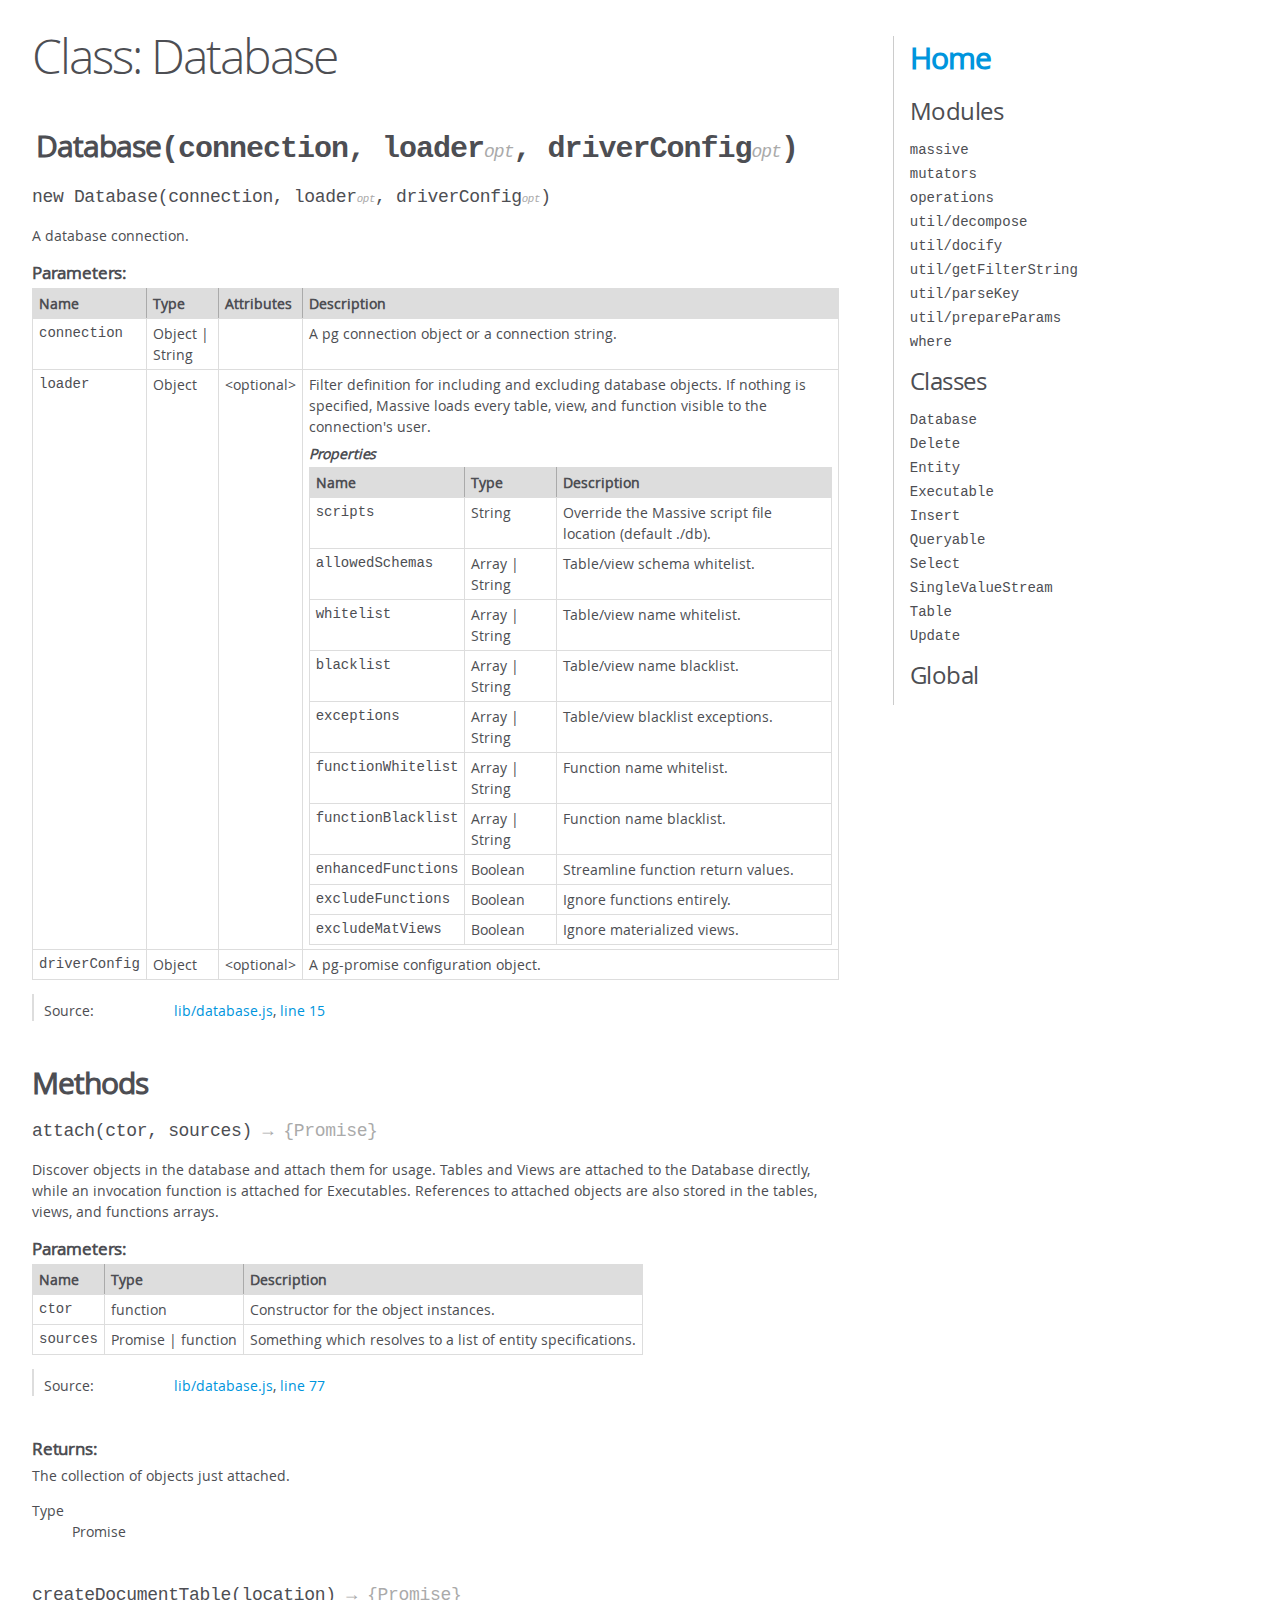
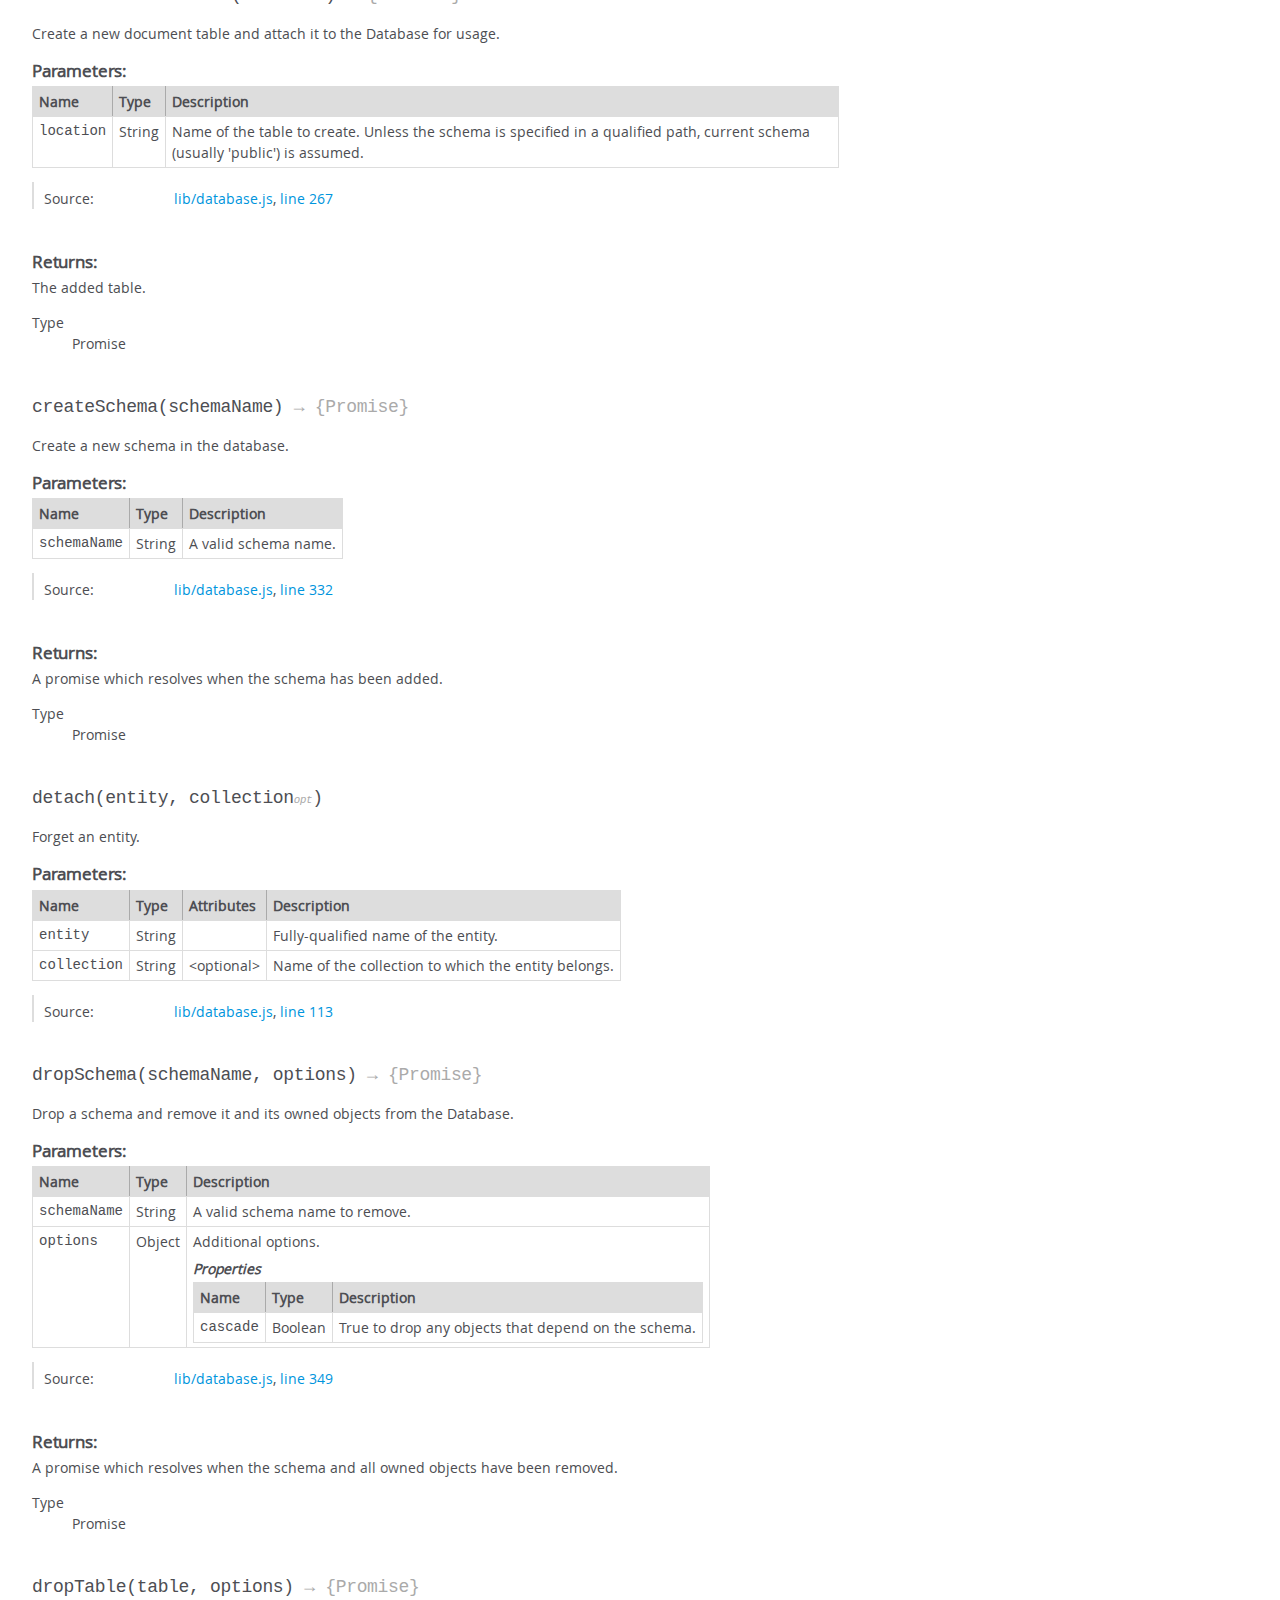
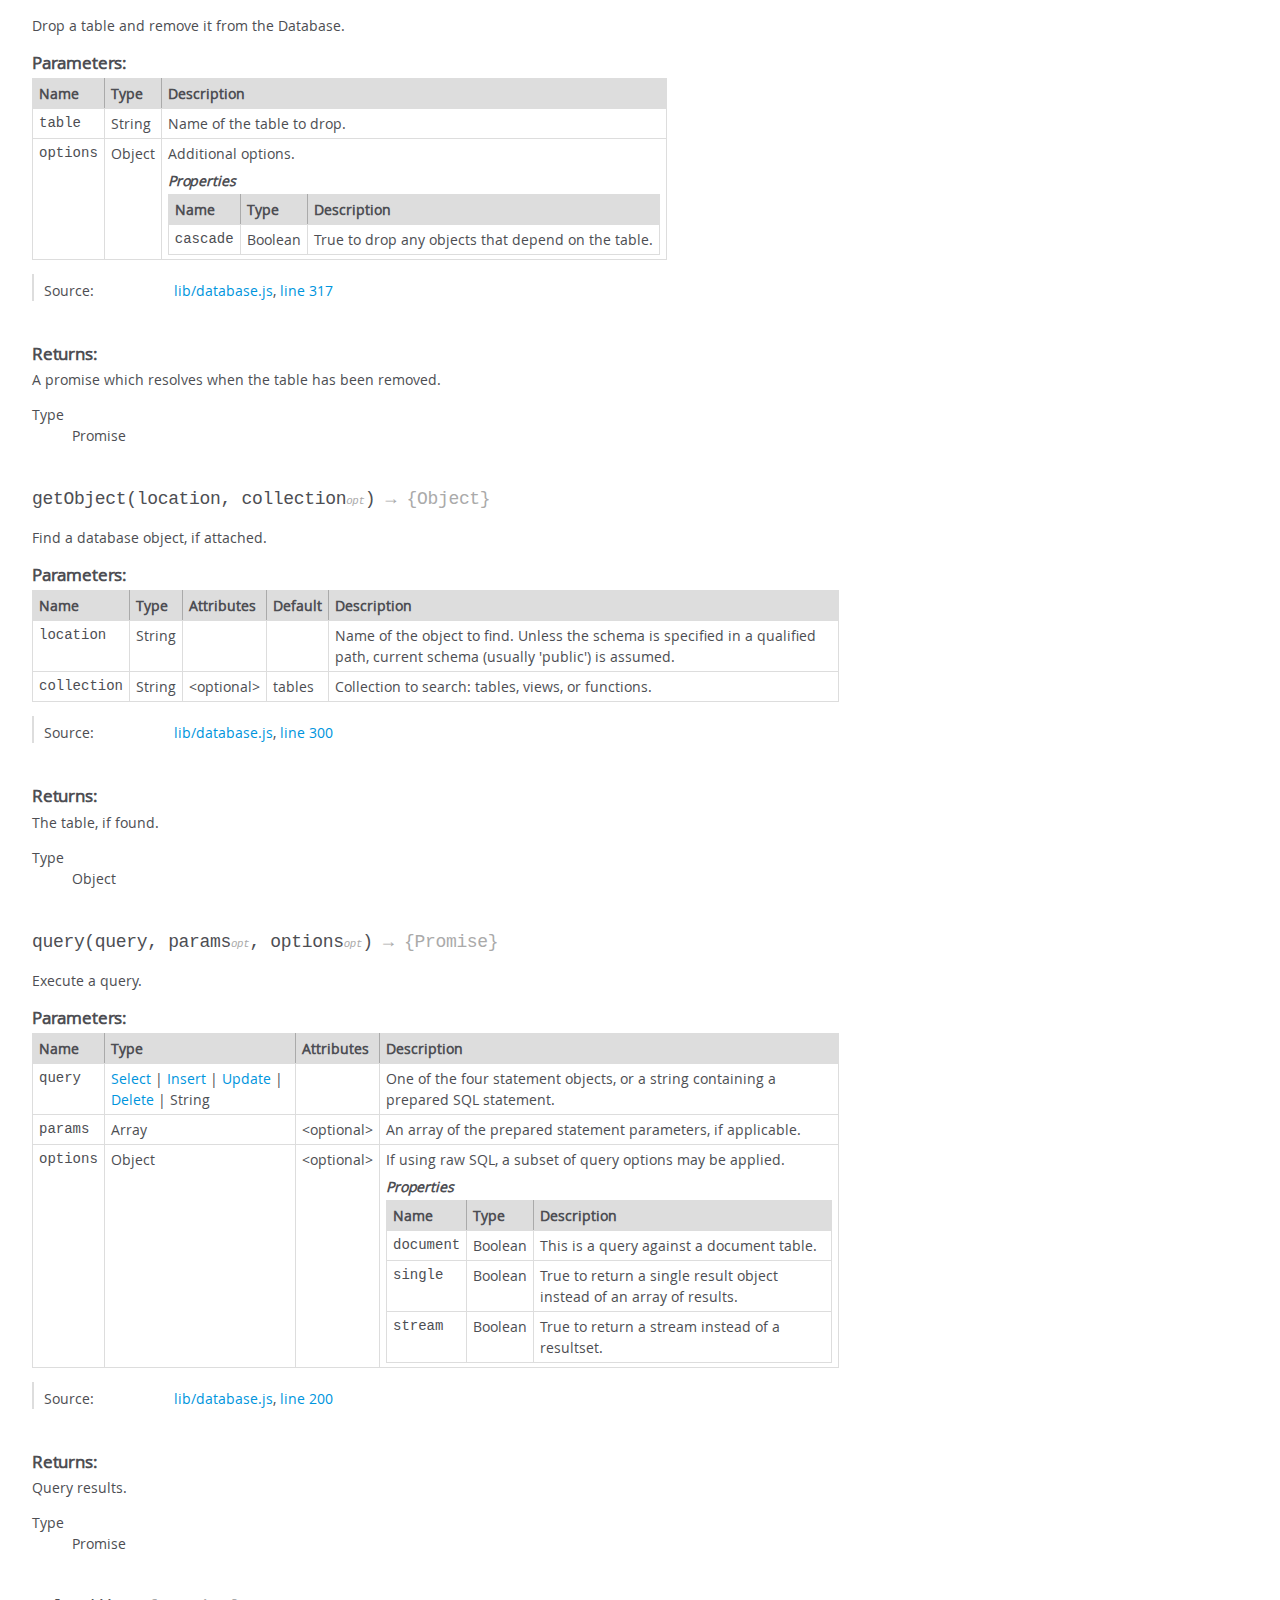
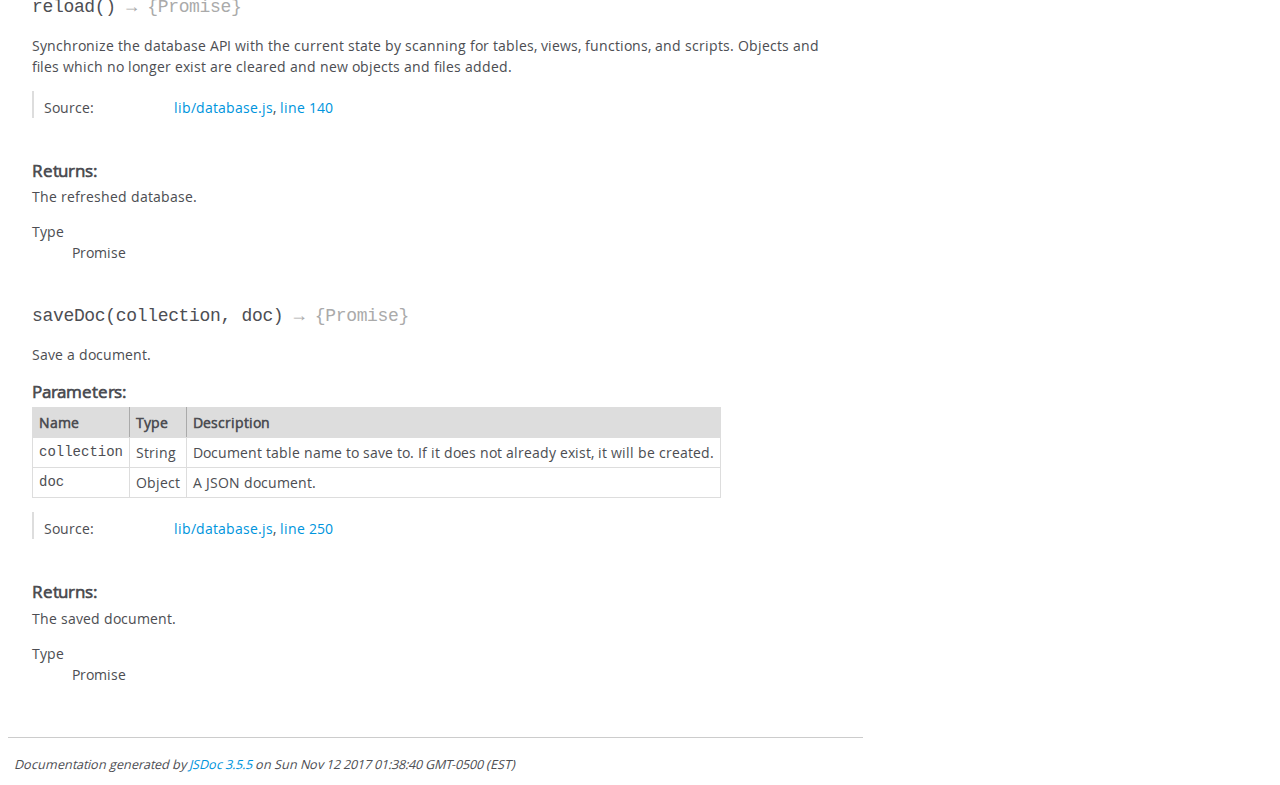
<file: node_modules/massive/docs/api/Database.html>
<!DOCTYPE html>
<html lang="en">
<head>
    <meta charset="utf-8">
    <title>JSDoc: Class: Database</title>

    <script src="scripts/prettify/prettify.js"> </script>
    <script src="scripts/prettify/lang-css.js"> </script>
    <!--[if lt IE 9]>
      <script src="//html5shiv.googlecode.com/svn/trunk/html5.js"></script>
    <![endif]-->
    <link type="text/css" rel="stylesheet" href="styles/prettify-tomorrow.css">
    <link type="text/css" rel="stylesheet" href="styles/jsdoc-default.css">
</head>

<body>

<div id="main">

    <h1 class="page-title">Class: Database</h1>

    




<section>

<header>
    
        <h2><span class="attribs"><span class="type-signature"></span></span>Database<span class="signature">(connection, loader<span class="signature-attributes">opt</span>, driverConfig<span class="signature-attributes">opt</span>)</span><span class="type-signature"></span></h2>
        
    
</header>

<article>
    <div class="container-overview">
    
        

    

    
    <h4 class="name" id="Database"><span class="type-signature"></span>new Database<span class="signature">(connection, loader<span class="signature-attributes">opt</span>, driverConfig<span class="signature-attributes">opt</span>)</span><span class="type-signature"></span></h4>
    

    



<div class="description">
    A database connection.
</div>









    <h5>Parameters:</h5>
    

<table class="params">
    <thead>
    <tr>
        
        <th>Name</th>
        

        <th>Type</th>

        
        <th>Attributes</th>
        

        

        <th class="last">Description</th>
    </tr>
    </thead>

    <tbody>
    

        <tr>
            
                <td class="name"><code>connection</code></td>
            

            <td class="type">
            
                
<span class="param-type">Object</span>
|

<span class="param-type">String</span>


            
            </td>

            
                <td class="attributes">
                

                

                
                </td>
            

            

            <td class="description last">A pg connection object or a connection
string.</td>
        </tr>

    

        <tr>
            
                <td class="name"><code>loader</code></td>
            

            <td class="type">
            
                
<span class="param-type">Object</span>


            
            </td>

            
                <td class="attributes">
                
                    &lt;optional><br>
                

                

                
                </td>
            

            

            <td class="description last">Filter definition for including and
excluding database objects. If nothing is specified, Massive loads every
table, view, and function visible to the connection's user.
                <h6>Properties</h6>
                

<table class="params">
    <thead>
    <tr>
        
        <th>Name</th>
        

        <th>Type</th>

        

        

        <th class="last">Description</th>
    </tr>
    </thead>

    <tbody>
    

        <tr>
            
                <td class="name"><code>scripts</code></td>
            

            <td class="type">
            
                
<span class="param-type">String</span>


            
            </td>

            

            

            <td class="description last">Override the Massive script file location
(default ./db).</td>
        </tr>

    

        <tr>
            
                <td class="name"><code>allowedSchemas</code></td>
            

            <td class="type">
            
                
<span class="param-type">Array</span>
|

<span class="param-type">String</span>


            
            </td>

            

            

            <td class="description last">Table/view schema whitelist.</td>
        </tr>

    

        <tr>
            
                <td class="name"><code>whitelist</code></td>
            

            <td class="type">
            
                
<span class="param-type">Array</span>
|

<span class="param-type">String</span>


            
            </td>

            

            

            <td class="description last">Table/view name whitelist.</td>
        </tr>

    

        <tr>
            
                <td class="name"><code>blacklist</code></td>
            

            <td class="type">
            
                
<span class="param-type">Array</span>
|

<span class="param-type">String</span>


            
            </td>

            

            

            <td class="description last">Table/view name blacklist.</td>
        </tr>

    

        <tr>
            
                <td class="name"><code>exceptions</code></td>
            

            <td class="type">
            
                
<span class="param-type">Array</span>
|

<span class="param-type">String</span>


            
            </td>

            

            

            <td class="description last">Table/view blacklist exceptions.</td>
        </tr>

    

        <tr>
            
                <td class="name"><code>functionWhitelist</code></td>
            

            <td class="type">
            
                
<span class="param-type">Array</span>
|

<span class="param-type">String</span>


            
            </td>

            

            

            <td class="description last">Function name whitelist.</td>
        </tr>

    

        <tr>
            
                <td class="name"><code>functionBlacklist</code></td>
            

            <td class="type">
            
                
<span class="param-type">Array</span>
|

<span class="param-type">String</span>


            
            </td>

            

            

            <td class="description last">Function name blacklist.</td>
        </tr>

    

        <tr>
            
                <td class="name"><code>enhancedFunctions</code></td>
            

            <td class="type">
            
                
<span class="param-type">Boolean</span>


            
            </td>

            

            

            <td class="description last">Streamline function return values.</td>
        </tr>

    

        <tr>
            
                <td class="name"><code>excludeFunctions</code></td>
            

            <td class="type">
            
                
<span class="param-type">Boolean</span>


            
            </td>

            

            

            <td class="description last">Ignore functions entirely.</td>
        </tr>

    

        <tr>
            
                <td class="name"><code>excludeMatViews</code></td>
            

            <td class="type">
            
                
<span class="param-type">Boolean</span>


            
            </td>

            

            

            <td class="description last">Ignore materialized views.</td>
        </tr>

    
    </tbody>
</table>

            </td>
        </tr>

    

        <tr>
            
                <td class="name"><code>driverConfig</code></td>
            

            <td class="type">
            
                
<span class="param-type">Object</span>


            
            </td>

            
                <td class="attributes">
                
                    &lt;optional><br>
                

                

                
                </td>
            

            

            <td class="description last">A pg-promise configuration object.</td>
        </tr>

    
    </tbody>
</table>






<dl class="details">

    

    

    

    

    

    

    

    

    

    

    

    

    
    <dt class="tag-source">Source:</dt>
    <dd class="tag-source"><ul class="dummy"><li>
        <a href="lib_database.js.html">lib/database.js</a>, <a href="lib_database.js.html#line15">line 15</a>
    </li></ul></dd>
    

    

    

    
</dl>


















    
    </div>

    

    

    

    

    

    

    

    
        <h3 class="subsection-title">Methods</h3>

        
            

    

    
    <h4 class="name" id="attach"><span class="type-signature"></span>attach<span class="signature">(ctor, sources)</span><span class="type-signature"> &rarr; {Promise}</span></h4>
    

    



<div class="description">
    Discover objects in the database and attach them for usage.

Tables and Views are attached to the Database directly, while an invocation
function is attached for Executables.

References to attached objects are also stored in the tables, views, and
functions arrays.
</div>









    <h5>Parameters:</h5>
    

<table class="params">
    <thead>
    <tr>
        
        <th>Name</th>
        

        <th>Type</th>

        

        

        <th class="last">Description</th>
    </tr>
    </thead>

    <tbody>
    

        <tr>
            
                <td class="name"><code>ctor</code></td>
            

            <td class="type">
            
                
<span class="param-type">function</span>


            
            </td>

            

            

            <td class="description last">Constructor for the object instances.</td>
        </tr>

    

        <tr>
            
                <td class="name"><code>sources</code></td>
            

            <td class="type">
            
                
<span class="param-type">Promise</span>
|

<span class="param-type">function</span>


            
            </td>

            

            

            <td class="description last">Something which resolves to a list of entity
specifications.</td>
        </tr>

    
    </tbody>
</table>






<dl class="details">

    

    

    

    

    

    

    

    

    

    

    

    

    
    <dt class="tag-source">Source:</dt>
    <dd class="tag-source"><ul class="dummy"><li>
        <a href="lib_database.js.html">lib/database.js</a>, <a href="lib_database.js.html#line77">line 77</a>
    </li></ul></dd>
    

    

    

    
</dl>













<h5>Returns:</h5>

        
<div class="param-desc">
    The collection of objects just attached.
</div>



<dl>
    <dt>
        Type
    </dt>
    <dd>
        
<span class="param-type">Promise</span>


    </dd>
</dl>

    





        
            

    

    
    <h4 class="name" id="createDocumentTable"><span class="type-signature"></span>createDocumentTable<span class="signature">(location)</span><span class="type-signature"> &rarr; {Promise}</span></h4>
    

    



<div class="description">
    Create a new document table and attach it to the Database for usage.
</div>









    <h5>Parameters:</h5>
    

<table class="params">
    <thead>
    <tr>
        
        <th>Name</th>
        

        <th>Type</th>

        

        

        <th class="last">Description</th>
    </tr>
    </thead>

    <tbody>
    

        <tr>
            
                <td class="name"><code>location</code></td>
            

            <td class="type">
            
                
<span class="param-type">String</span>


            
            </td>

            

            

            <td class="description last">Name of the table to create. Unless the schema is
specified in a qualified path, current schema (usually 'public') is assumed.</td>
        </tr>

    
    </tbody>
</table>






<dl class="details">

    

    

    

    

    

    

    

    

    

    

    

    

    
    <dt class="tag-source">Source:</dt>
    <dd class="tag-source"><ul class="dummy"><li>
        <a href="lib_database.js.html">lib/database.js</a>, <a href="lib_database.js.html#line267">line 267</a>
    </li></ul></dd>
    

    

    

    
</dl>













<h5>Returns:</h5>

        
<div class="param-desc">
    The added table.
</div>



<dl>
    <dt>
        Type
    </dt>
    <dd>
        
<span class="param-type">Promise</span>


    </dd>
</dl>

    





        
            

    

    
    <h4 class="name" id="createSchema"><span class="type-signature"></span>createSchema<span class="signature">(schemaName)</span><span class="type-signature"> &rarr; {Promise}</span></h4>
    

    



<div class="description">
    Create a new schema in the database.
</div>









    <h5>Parameters:</h5>
    

<table class="params">
    <thead>
    <tr>
        
        <th>Name</th>
        

        <th>Type</th>

        

        

        <th class="last">Description</th>
    </tr>
    </thead>

    <tbody>
    

        <tr>
            
                <td class="name"><code>schemaName</code></td>
            

            <td class="type">
            
                
<span class="param-type">String</span>


            
            </td>

            

            

            <td class="description last">A valid schema name.</td>
        </tr>

    
    </tbody>
</table>






<dl class="details">

    

    

    

    

    

    

    

    

    

    

    

    

    
    <dt class="tag-source">Source:</dt>
    <dd class="tag-source"><ul class="dummy"><li>
        <a href="lib_database.js.html">lib/database.js</a>, <a href="lib_database.js.html#line332">line 332</a>
    </li></ul></dd>
    

    

    

    
</dl>













<h5>Returns:</h5>

        
<div class="param-desc">
    A promise which resolves when the schema has been added.
</div>



<dl>
    <dt>
        Type
    </dt>
    <dd>
        
<span class="param-type">Promise</span>


    </dd>
</dl>

    





        
            

    

    
    <h4 class="name" id="detach"><span class="type-signature"></span>detach<span class="signature">(entity, collection<span class="signature-attributes">opt</span>)</span><span class="type-signature"></span></h4>
    

    



<div class="description">
    Forget an entity.
</div>









    <h5>Parameters:</h5>
    

<table class="params">
    <thead>
    <tr>
        
        <th>Name</th>
        

        <th>Type</th>

        
        <th>Attributes</th>
        

        

        <th class="last">Description</th>
    </tr>
    </thead>

    <tbody>
    

        <tr>
            
                <td class="name"><code>entity</code></td>
            

            <td class="type">
            
                
<span class="param-type">String</span>


            
            </td>

            
                <td class="attributes">
                

                

                
                </td>
            

            

            <td class="description last">Fully-qualified name of the entity.</td>
        </tr>

    

        <tr>
            
                <td class="name"><code>collection</code></td>
            

            <td class="type">
            
                
<span class="param-type">String</span>


            
            </td>

            
                <td class="attributes">
                
                    &lt;optional><br>
                

                

                
                </td>
            

            

            <td class="description last">Name of the collection to which the entity
belongs.</td>
        </tr>

    
    </tbody>
</table>






<dl class="details">

    

    

    

    

    

    

    

    

    

    

    

    

    
    <dt class="tag-source">Source:</dt>
    <dd class="tag-source"><ul class="dummy"><li>
        <a href="lib_database.js.html">lib/database.js</a>, <a href="lib_database.js.html#line113">line 113</a>
    </li></ul></dd>
    

    

    

    
</dl>


















        
            

    

    
    <h4 class="name" id="dropSchema"><span class="type-signature"></span>dropSchema<span class="signature">(schemaName, options)</span><span class="type-signature"> &rarr; {Promise}</span></h4>
    

    



<div class="description">
    Drop a schema and remove it and its owned objects from the Database.
</div>









    <h5>Parameters:</h5>
    

<table class="params">
    <thead>
    <tr>
        
        <th>Name</th>
        

        <th>Type</th>

        

        

        <th class="last">Description</th>
    </tr>
    </thead>

    <tbody>
    

        <tr>
            
                <td class="name"><code>schemaName</code></td>
            

            <td class="type">
            
                
<span class="param-type">String</span>


            
            </td>

            

            

            <td class="description last">A valid schema name to remove.</td>
        </tr>

    

        <tr>
            
                <td class="name"><code>options</code></td>
            

            <td class="type">
            
                
<span class="param-type">Object</span>


            
            </td>

            

            

            <td class="description last">Additional options.
                <h6>Properties</h6>
                

<table class="params">
    <thead>
    <tr>
        
        <th>Name</th>
        

        <th>Type</th>

        

        

        <th class="last">Description</th>
    </tr>
    </thead>

    <tbody>
    

        <tr>
            
                <td class="name"><code>cascade</code></td>
            

            <td class="type">
            
                
<span class="param-type">Boolean</span>


            
            </td>

            

            

            <td class="description last">True to drop any objects that depend on
the schema.</td>
        </tr>

    
    </tbody>
</table>

            </td>
        </tr>

    
    </tbody>
</table>






<dl class="details">

    

    

    

    

    

    

    

    

    

    

    

    

    
    <dt class="tag-source">Source:</dt>
    <dd class="tag-source"><ul class="dummy"><li>
        <a href="lib_database.js.html">lib/database.js</a>, <a href="lib_database.js.html#line349">line 349</a>
    </li></ul></dd>
    

    

    

    
</dl>













<h5>Returns:</h5>

        
<div class="param-desc">
    A promise which resolves when the schema and all owned
objects have been removed.
</div>



<dl>
    <dt>
        Type
    </dt>
    <dd>
        
<span class="param-type">Promise</span>


    </dd>
</dl>

    





        
            

    

    
    <h4 class="name" id="dropTable"><span class="type-signature"></span>dropTable<span class="signature">(table, options)</span><span class="type-signature"> &rarr; {Promise}</span></h4>
    

    



<div class="description">
    Drop a table and remove it from the Database.
</div>









    <h5>Parameters:</h5>
    

<table class="params">
    <thead>
    <tr>
        
        <th>Name</th>
        

        <th>Type</th>

        

        

        <th class="last">Description</th>
    </tr>
    </thead>

    <tbody>
    

        <tr>
            
                <td class="name"><code>table</code></td>
            

            <td class="type">
            
                
<span class="param-type">String</span>


            
            </td>

            

            

            <td class="description last">Name of the table to drop.</td>
        </tr>

    

        <tr>
            
                <td class="name"><code>options</code></td>
            

            <td class="type">
            
                
<span class="param-type">Object</span>


            
            </td>

            

            

            <td class="description last">Additional options.
                <h6>Properties</h6>
                

<table class="params">
    <thead>
    <tr>
        
        <th>Name</th>
        

        <th>Type</th>

        

        

        <th class="last">Description</th>
    </tr>
    </thead>

    <tbody>
    

        <tr>
            
                <td class="name"><code>cascade</code></td>
            

            <td class="type">
            
                
<span class="param-type">Boolean</span>


            
            </td>

            

            

            <td class="description last">True to drop any objects that depend on
the table.</td>
        </tr>

    
    </tbody>
</table>

            </td>
        </tr>

    
    </tbody>
</table>






<dl class="details">

    

    

    

    

    

    

    

    

    

    

    

    

    
    <dt class="tag-source">Source:</dt>
    <dd class="tag-source"><ul class="dummy"><li>
        <a href="lib_database.js.html">lib/database.js</a>, <a href="lib_database.js.html#line317">line 317</a>
    </li></ul></dd>
    

    

    

    
</dl>













<h5>Returns:</h5>

        
<div class="param-desc">
    A promise which resolves when the table has been removed.
</div>



<dl>
    <dt>
        Type
    </dt>
    <dd>
        
<span class="param-type">Promise</span>


    </dd>
</dl>

    





        
            

    

    
    <h4 class="name" id="getObject"><span class="type-signature"></span>getObject<span class="signature">(location, collection<span class="signature-attributes">opt</span>)</span><span class="type-signature"> &rarr; {Object}</span></h4>
    

    



<div class="description">
    Find a database object, if attached.
</div>









    <h5>Parameters:</h5>
    

<table class="params">
    <thead>
    <tr>
        
        <th>Name</th>
        

        <th>Type</th>

        
        <th>Attributes</th>
        

        
        <th>Default</th>
        

        <th class="last">Description</th>
    </tr>
    </thead>

    <tbody>
    

        <tr>
            
                <td class="name"><code>location</code></td>
            

            <td class="type">
            
                
<span class="param-type">String</span>


            
            </td>

            
                <td class="attributes">
                

                

                
                </td>
            

            
                <td class="default">
                
                </td>
            

            <td class="description last">Name of the object to find. Unless the schema is
specified in a qualified path, current schema (usually 'public') is assumed.</td>
        </tr>

    

        <tr>
            
                <td class="name"><code>collection</code></td>
            

            <td class="type">
            
                
<span class="param-type">String</span>


            
            </td>

            
                <td class="attributes">
                
                    &lt;optional><br>
                

                

                
                </td>
            

            
                <td class="default">
                
                    tables
                
                </td>
            

            <td class="description last">Collection to search: tables, views, or
functions.</td>
        </tr>

    
    </tbody>
</table>






<dl class="details">

    

    

    

    

    

    

    

    

    

    

    

    

    
    <dt class="tag-source">Source:</dt>
    <dd class="tag-source"><ul class="dummy"><li>
        <a href="lib_database.js.html">lib/database.js</a>, <a href="lib_database.js.html#line300">line 300</a>
    </li></ul></dd>
    

    

    

    
</dl>













<h5>Returns:</h5>

        
<div class="param-desc">
    The table, if found.
</div>



<dl>
    <dt>
        Type
    </dt>
    <dd>
        
<span class="param-type">Object</span>


    </dd>
</dl>

    





        
            

    

    
    <h4 class="name" id="query"><span class="type-signature"></span>query<span class="signature">(query, params<span class="signature-attributes">opt</span>, options<span class="signature-attributes">opt</span>)</span><span class="type-signature"> &rarr; {Promise}</span></h4>
    

    



<div class="description">
    Execute a query.
</div>









    <h5>Parameters:</h5>
    

<table class="params">
    <thead>
    <tr>
        
        <th>Name</th>
        

        <th>Type</th>

        
        <th>Attributes</th>
        

        

        <th class="last">Description</th>
    </tr>
    </thead>

    <tbody>
    

        <tr>
            
                <td class="name"><code>query</code></td>
            

            <td class="type">
            
                
<span class="param-type"><a href="Select.html">Select</a></span>
|

<span class="param-type"><a href="Insert.html">Insert</a></span>
|

<span class="param-type"><a href="Update.html">Update</a></span>
|

<span class="param-type"><a href="Delete.html">Delete</a></span>
|

<span class="param-type">String</span>


            
            </td>

            
                <td class="attributes">
                

                

                
                </td>
            

            

            <td class="description last">One of the four statement
objects, or a string containing a prepared SQL statement.</td>
        </tr>

    

        <tr>
            
                <td class="name"><code>params</code></td>
            

            <td class="type">
            
                
<span class="param-type">Array</span>


            
            </td>

            
                <td class="attributes">
                
                    &lt;optional><br>
                

                

                
                </td>
            

            

            <td class="description last">An array of the prepared statement parameters, if
applicable.</td>
        </tr>

    

        <tr>
            
                <td class="name"><code>options</code></td>
            

            <td class="type">
            
                
<span class="param-type">Object</span>


            
            </td>

            
                <td class="attributes">
                
                    &lt;optional><br>
                

                

                
                </td>
            

            

            <td class="description last">If using raw SQL, a subset of query options may be
applied.
                <h6>Properties</h6>
                

<table class="params">
    <thead>
    <tr>
        
        <th>Name</th>
        

        <th>Type</th>

        

        

        <th class="last">Description</th>
    </tr>
    </thead>

    <tbody>
    

        <tr>
            
                <td class="name"><code>document</code></td>
            

            <td class="type">
            
                
<span class="param-type">Boolean</span>


            
            </td>

            

            

            <td class="description last">This is a query against a document
table.</td>
        </tr>

    

        <tr>
            
                <td class="name"><code>single</code></td>
            

            <td class="type">
            
                
<span class="param-type">Boolean</span>


            
            </td>

            

            

            <td class="description last">True to return a single result object
instead of an array of results.</td>
        </tr>

    

        <tr>
            
                <td class="name"><code>stream</code></td>
            

            <td class="type">
            
                
<span class="param-type">Boolean</span>


            
            </td>

            

            

            <td class="description last">True to return a stream instead of a
resultset.</td>
        </tr>

    
    </tbody>
</table>

            </td>
        </tr>

    
    </tbody>
</table>






<dl class="details">

    

    

    

    

    

    

    

    

    

    

    

    

    
    <dt class="tag-source">Source:</dt>
    <dd class="tag-source"><ul class="dummy"><li>
        <a href="lib_database.js.html">lib/database.js</a>, <a href="lib_database.js.html#line200">line 200</a>
    </li></ul></dd>
    

    

    

    
</dl>













<h5>Returns:</h5>

        
<div class="param-desc">
    Query results.
</div>



<dl>
    <dt>
        Type
    </dt>
    <dd>
        
<span class="param-type">Promise</span>


    </dd>
</dl>

    





        
            

    

    
    <h4 class="name" id="reload"><span class="type-signature"></span>reload<span class="signature">()</span><span class="type-signature"> &rarr; {Promise}</span></h4>
    

    



<div class="description">
    Synchronize the database API with the current state by scanning for tables,
views, functions, and scripts. Objects and files which no longer exist are
cleared and new objects and files added.
</div>













<dl class="details">

    

    

    

    

    

    

    

    

    

    

    

    

    
    <dt class="tag-source">Source:</dt>
    <dd class="tag-source"><ul class="dummy"><li>
        <a href="lib_database.js.html">lib/database.js</a>, <a href="lib_database.js.html#line140">line 140</a>
    </li></ul></dd>
    

    

    

    
</dl>













<h5>Returns:</h5>

        
<div class="param-desc">
    The refreshed database.
</div>



<dl>
    <dt>
        Type
    </dt>
    <dd>
        
<span class="param-type">Promise</span>


    </dd>
</dl>

    





        
            

    

    
    <h4 class="name" id="saveDoc"><span class="type-signature"></span>saveDoc<span class="signature">(collection, doc)</span><span class="type-signature"> &rarr; {Promise}</span></h4>
    

    



<div class="description">
    Save a document.
</div>









    <h5>Parameters:</h5>
    

<table class="params">
    <thead>
    <tr>
        
        <th>Name</th>
        

        <th>Type</th>

        

        

        <th class="last">Description</th>
    </tr>
    </thead>

    <tbody>
    

        <tr>
            
                <td class="name"><code>collection</code></td>
            

            <td class="type">
            
                
<span class="param-type">String</span>


            
            </td>

            

            

            <td class="description last">Document table name to save to. If it does not
already exist, it will be created.</td>
        </tr>

    

        <tr>
            
                <td class="name"><code>doc</code></td>
            

            <td class="type">
            
                
<span class="param-type">Object</span>


            
            </td>

            

            

            <td class="description last">A JSON document.</td>
        </tr>

    
    </tbody>
</table>






<dl class="details">

    

    

    

    

    

    

    

    

    

    

    

    

    
    <dt class="tag-source">Source:</dt>
    <dd class="tag-source"><ul class="dummy"><li>
        <a href="lib_database.js.html">lib/database.js</a>, <a href="lib_database.js.html#line250">line 250</a>
    </li></ul></dd>
    

    

    

    
</dl>













<h5>Returns:</h5>

        
<div class="param-desc">
    The saved document.
</div>



<dl>
    <dt>
        Type
    </dt>
    <dd>
        
<span class="param-type">Promise</span>


    </dd>
</dl>

    





        
    

    

    
</article>

</section>




</div>

<nav>
    <h2><a href="index.html">Home</a></h2><h3>Modules</h3><ul><li><a href="module-massive.html">massive</a></li><li><a href="module-mutators.html">mutators</a></li><li><a href="module-operations.html">operations</a></li><li><a href="module-util_decompose.html">util/decompose</a></li><li><a href="module-util_docify.html">util/docify</a></li><li><a href="module-util_getFilterString.html">util/getFilterString</a></li><li><a href="module-util_parseKey.html">util/parseKey</a></li><li><a href="module-util_prepareParams.html">util/prepareParams</a></li><li><a href="module-where.html">where</a></li></ul><h3>Classes</h3><ul><li><a href="Database.html">Database</a></li><li><a href="Delete.html">Delete</a></li><li><a href="Entity.html">Entity</a></li><li><a href="Executable.html">Executable</a></li><li><a href="Insert.html">Insert</a></li><li><a href="Queryable.html">Queryable</a></li><li><a href="Select.html">Select</a></li><li><a href="SingleValueStream.html">SingleValueStream</a></li><li><a href="Table.html">Table</a></li><li><a href="Update.html">Update</a></li></ul><h3>Global</h3><ul><li><a href="global.html"></a></li></ul>
</nav>

<br class="clear">

<footer>
    Documentation generated by <a href="https://github.com/jsdoc3/jsdoc">JSDoc 3.5.5</a> on Sun Nov 12 2017 01:38:40 GMT-0500 (EST)
</footer>

<script> prettyPrint(); </script>
<script src="scripts/linenumber.js"> </script>
</body>
</html>
</file>
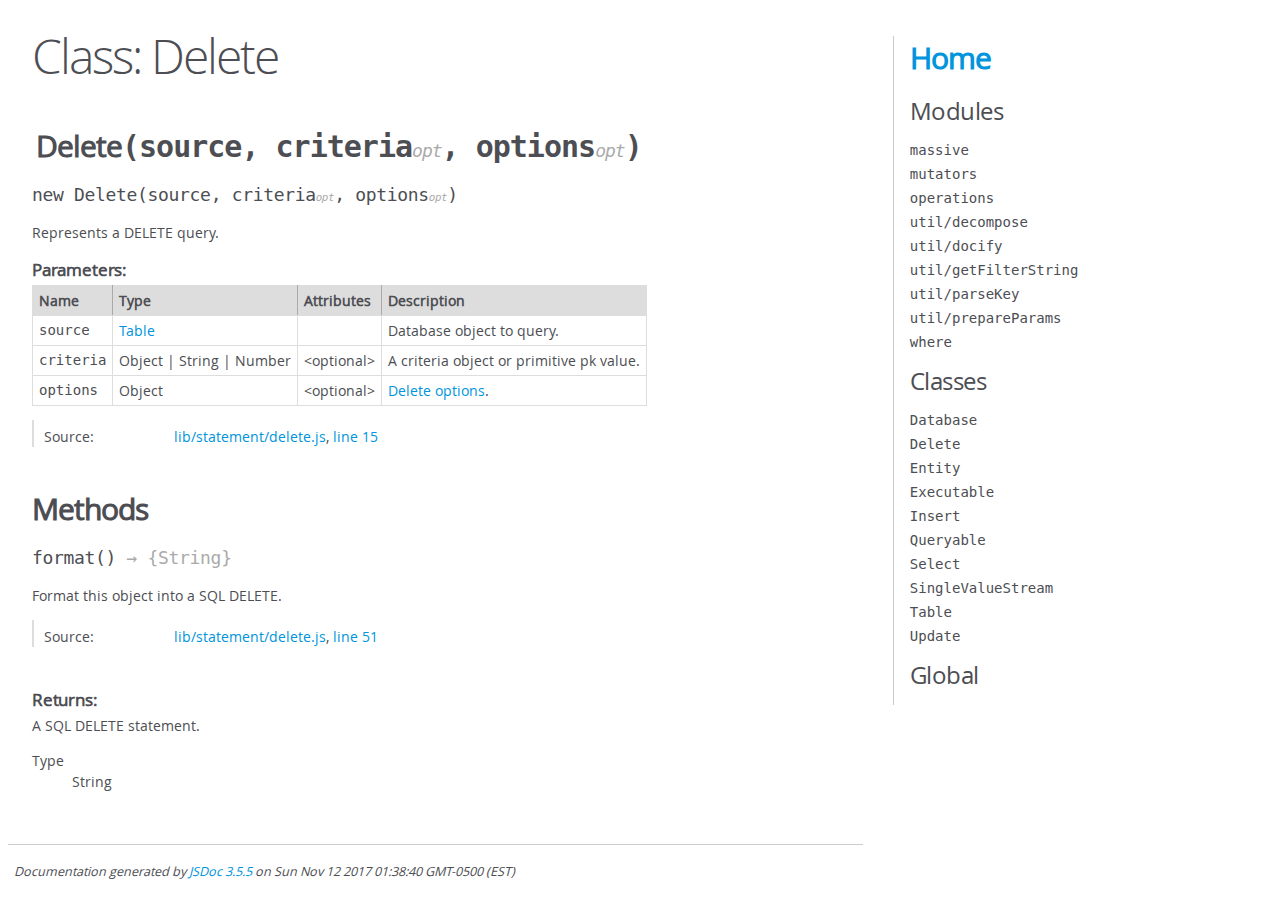
<file: node_modules/massive/docs/api/Delete.html>
<!DOCTYPE html>
<html lang="en">
<head>
    <meta charset="utf-8">
    <title>JSDoc: Class: Delete</title>

    <script src="scripts/prettify/prettify.js"> </script>
    <script src="scripts/prettify/lang-css.js"> </script>
    <!--[if lt IE 9]>
      <script src="//html5shiv.googlecode.com/svn/trunk/html5.js"></script>
    <![endif]-->
    <link type="text/css" rel="stylesheet" href="styles/prettify-tomorrow.css">
    <link type="text/css" rel="stylesheet" href="styles/jsdoc-default.css">
</head>

<body>

<div id="main">

    <h1 class="page-title">Class: Delete</h1>

    




<section>

<header>
    
        <h2><span class="attribs"><span class="type-signature"></span></span>Delete<span class="signature">(source, criteria<span class="signature-attributes">opt</span>, options<span class="signature-attributes">opt</span>)</span><span class="type-signature"></span></h2>
        
    
</header>

<article>
    <div class="container-overview">
    
        

    

    
    <h4 class="name" id="Delete"><span class="type-signature"></span>new Delete<span class="signature">(source, criteria<span class="signature-attributes">opt</span>, options<span class="signature-attributes">opt</span>)</span><span class="type-signature"></span></h4>
    

    



<div class="description">
    Represents a DELETE query.
</div>









    <h5>Parameters:</h5>
    

<table class="params">
    <thead>
    <tr>
        
        <th>Name</th>
        

        <th>Type</th>

        
        <th>Attributes</th>
        

        

        <th class="last">Description</th>
    </tr>
    </thead>

    <tbody>
    

        <tr>
            
                <td class="name"><code>source</code></td>
            

            <td class="type">
            
                
<span class="param-type"><a href="Table.html">Table</a></span>


            
            </td>

            
                <td class="attributes">
                

                

                
                </td>
            

            

            <td class="description last">Database object to query.</td>
        </tr>

    

        <tr>
            
                <td class="name"><code>criteria</code></td>
            

            <td class="type">
            
                
<span class="param-type">Object</span>
|

<span class="param-type">String</span>
|

<span class="param-type">Number</span>


            
            </td>

            
                <td class="attributes">
                
                    &lt;optional><br>
                

                

                
                </td>
            

            

            <td class="description last">A criteria object or primitive pk
value.</td>
        </tr>

    

        <tr>
            
                <td class="name"><code>options</code></td>
            

            <td class="type">
            
                
<span class="param-type">Object</span>


            
            </td>

            
                <td class="attributes">
                
                    &lt;optional><br>
                

                

                
                </td>
            

            

            <td class="description last"><a href="https://dmfay.github.io/massive-js/options.html">Delete options</a>.</td>
        </tr>

    
    </tbody>
</table>






<dl class="details">

    

    

    

    

    

    

    

    

    

    

    

    

    
    <dt class="tag-source">Source:</dt>
    <dd class="tag-source"><ul class="dummy"><li>
        <a href="lib_statement_delete.js.html">lib/statement/delete.js</a>, <a href="lib_statement_delete.js.html#line15">line 15</a>
    </li></ul></dd>
    

    

    

    
</dl>


















    
    </div>

    

    

    

    

    

    

    

    
        <h3 class="subsection-title">Methods</h3>

        
            

    

    
    <h4 class="name" id="format"><span class="type-signature"></span>format<span class="signature">()</span><span class="type-signature"> &rarr; {String}</span></h4>
    

    



<div class="description">
    Format this object into a SQL DELETE.
</div>













<dl class="details">

    

    

    

    

    

    

    

    

    

    

    

    

    
    <dt class="tag-source">Source:</dt>
    <dd class="tag-source"><ul class="dummy"><li>
        <a href="lib_statement_delete.js.html">lib/statement/delete.js</a>, <a href="lib_statement_delete.js.html#line51">line 51</a>
    </li></ul></dd>
    

    

    

    
</dl>













<h5>Returns:</h5>

        
<div class="param-desc">
    A SQL DELETE statement.
</div>



<dl>
    <dt>
        Type
    </dt>
    <dd>
        
<span class="param-type">String</span>


    </dd>
</dl>

    





        
    

    

    
</article>

</section>




</div>

<nav>
    <h2><a href="index.html">Home</a></h2><h3>Modules</h3><ul><li><a href="module-massive.html">massive</a></li><li><a href="module-mutators.html">mutators</a></li><li><a href="module-operations.html">operations</a></li><li><a href="module-util_decompose.html">util/decompose</a></li><li><a href="module-util_docify.html">util/docify</a></li><li><a href="module-util_getFilterString.html">util/getFilterString</a></li><li><a href="module-util_parseKey.html">util/parseKey</a></li><li><a href="module-util_prepareParams.html">util/prepareParams</a></li><li><a href="module-where.html">where</a></li></ul><h3>Classes</h3><ul><li><a href="Database.html">Database</a></li><li><a href="Delete.html">Delete</a></li><li><a href="Entity.html">Entity</a></li><li><a href="Executable.html">Executable</a></li><li><a href="Insert.html">Insert</a></li><li><a href="Queryable.html">Queryable</a></li><li><a href="Select.html">Select</a></li><li><a href="SingleValueStream.html">SingleValueStream</a></li><li><a href="Table.html">Table</a></li><li><a href="Update.html">Update</a></li></ul><h3>Global</h3><ul><li><a href="global.html"></a></li></ul>
</nav>

<br class="clear">

<footer>
    Documentation generated by <a href="https://github.com/jsdoc3/jsdoc">JSDoc 3.5.5</a> on Sun Nov 12 2017 01:38:40 GMT-0500 (EST)
</footer>

<script> prettyPrint(); </script>
<script src="scripts/linenumber.js"> </script>
</body>
</html>
</file>
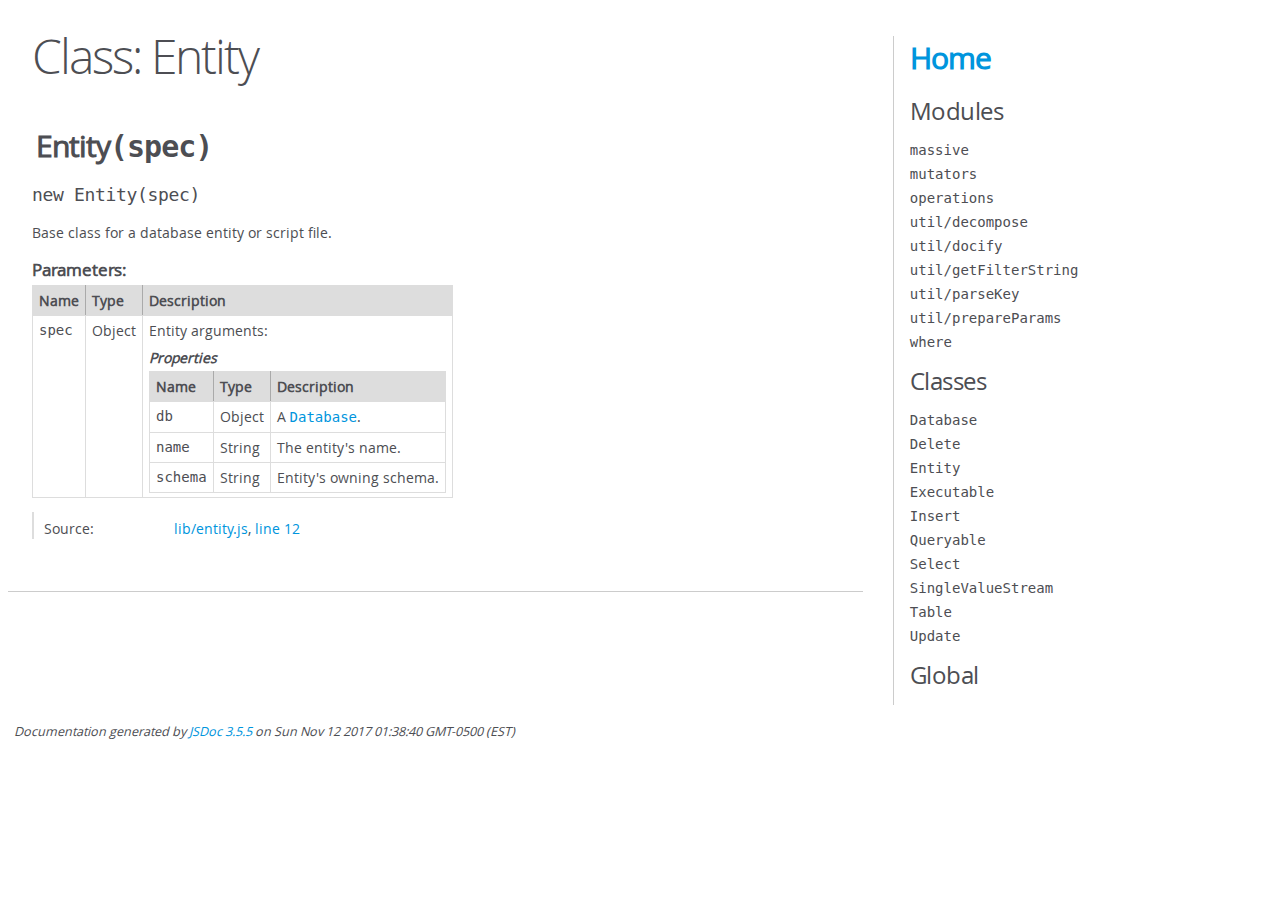
<file: node_modules/massive/docs/api/Entity.html>
<!DOCTYPE html>
<html lang="en">
<head>
    <meta charset="utf-8">
    <title>JSDoc: Class: Entity</title>

    <script src="scripts/prettify/prettify.js"> </script>
    <script src="scripts/prettify/lang-css.js"> </script>
    <!--[if lt IE 9]>
      <script src="//html5shiv.googlecode.com/svn/trunk/html5.js"></script>
    <![endif]-->
    <link type="text/css" rel="stylesheet" href="styles/prettify-tomorrow.css">
    <link type="text/css" rel="stylesheet" href="styles/jsdoc-default.css">
</head>

<body>

<div id="main">

    <h1 class="page-title">Class: Entity</h1>

    




<section>

<header>
    
        <h2><span class="attribs"><span class="type-signature"></span></span>Entity<span class="signature">(spec)</span><span class="type-signature"></span></h2>
        
    
</header>

<article>
    <div class="container-overview">
    
        

    

    
    <h4 class="name" id="Entity"><span class="type-signature"></span>new Entity<span class="signature">(spec)</span><span class="type-signature"></span></h4>
    

    



<div class="description">
    Base class for a database entity or script file.
</div>









    <h5>Parameters:</h5>
    

<table class="params">
    <thead>
    <tr>
        
        <th>Name</th>
        

        <th>Type</th>

        

        

        <th class="last">Description</th>
    </tr>
    </thead>

    <tbody>
    

        <tr>
            
                <td class="name"><code>spec</code></td>
            

            <td class="type">
            
                
<span class="param-type">Object</span>


            
            </td>

            

            

            <td class="description last">Entity arguments:
                <h6>Properties</h6>
                

<table class="params">
    <thead>
    <tr>
        
        <th>Name</th>
        

        <th>Type</th>

        

        

        <th class="last">Description</th>
    </tr>
    </thead>

    <tbody>
    

        <tr>
            
                <td class="name"><code>db</code></td>
            

            <td class="type">
            
                
<span class="param-type">Object</span>


            
            </td>

            

            

            <td class="description last">A <a href="Database.html"><code>Database</code></a>.</td>
        </tr>

    

        <tr>
            
                <td class="name"><code>name</code></td>
            

            <td class="type">
            
                
<span class="param-type">String</span>


            
            </td>

            

            

            <td class="description last">The entity's name.</td>
        </tr>

    

        <tr>
            
                <td class="name"><code>schema</code></td>
            

            <td class="type">
            
                
<span class="param-type">String</span>


            
            </td>

            

            

            <td class="description last">Entity's owning schema.</td>
        </tr>

    
    </tbody>
</table>

            </td>
        </tr>

    
    </tbody>
</table>






<dl class="details">

    

    

    

    

    

    

    

    

    

    

    

    

    
    <dt class="tag-source">Source:</dt>
    <dd class="tag-source"><ul class="dummy"><li>
        <a href="lib_entity.js.html">lib/entity.js</a>, <a href="lib_entity.js.html#line12">line 12</a>
    </li></ul></dd>
    

    

    

    
</dl>


















    
    </div>

    

    

    

    

    

    

    

    

    

    
</article>

</section>




</div>

<nav>
    <h2><a href="index.html">Home</a></h2><h3>Modules</h3><ul><li><a href="module-massive.html">massive</a></li><li><a href="module-mutators.html">mutators</a></li><li><a href="module-operations.html">operations</a></li><li><a href="module-util_decompose.html">util/decompose</a></li><li><a href="module-util_docify.html">util/docify</a></li><li><a href="module-util_getFilterString.html">util/getFilterString</a></li><li><a href="module-util_parseKey.html">util/parseKey</a></li><li><a href="module-util_prepareParams.html">util/prepareParams</a></li><li><a href="module-where.html">where</a></li></ul><h3>Classes</h3><ul><li><a href="Database.html">Database</a></li><li><a href="Delete.html">Delete</a></li><li><a href="Entity.html">Entity</a></li><li><a href="Executable.html">Executable</a></li><li><a href="Insert.html">Insert</a></li><li><a href="Queryable.html">Queryable</a></li><li><a href="Select.html">Select</a></li><li><a href="SingleValueStream.html">SingleValueStream</a></li><li><a href="Table.html">Table</a></li><li><a href="Update.html">Update</a></li></ul><h3>Global</h3><ul><li><a href="global.html"></a></li></ul>
</nav>

<br class="clear">

<footer>
    Documentation generated by <a href="https://github.com/jsdoc3/jsdoc">JSDoc 3.5.5</a> on Sun Nov 12 2017 01:38:40 GMT-0500 (EST)
</footer>

<script> prettyPrint(); </script>
<script src="scripts/linenumber.js"> </script>
</body>
</html>
</file>
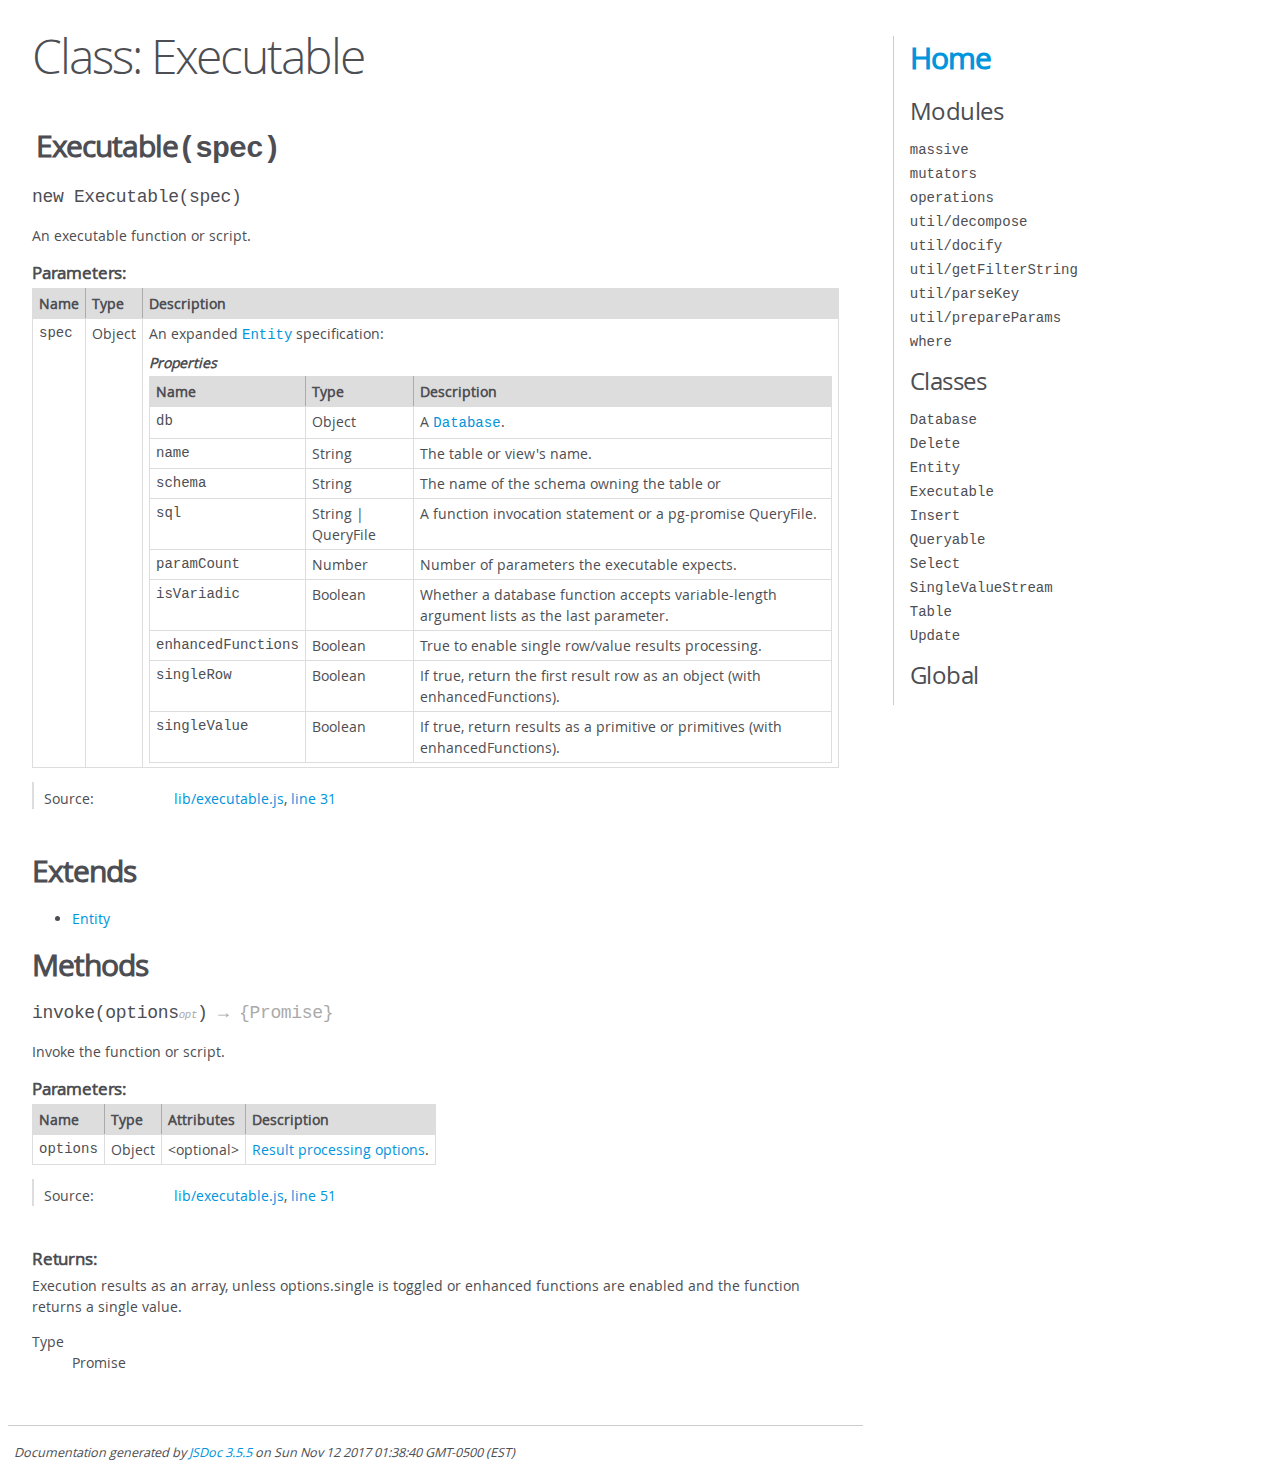
<file: node_modules/massive/docs/api/Executable.html>
<!DOCTYPE html>
<html lang="en">
<head>
    <meta charset="utf-8">
    <title>JSDoc: Class: Executable</title>

    <script src="scripts/prettify/prettify.js"> </script>
    <script src="scripts/prettify/lang-css.js"> </script>
    <!--[if lt IE 9]>
      <script src="//html5shiv.googlecode.com/svn/trunk/html5.js"></script>
    <![endif]-->
    <link type="text/css" rel="stylesheet" href="styles/prettify-tomorrow.css">
    <link type="text/css" rel="stylesheet" href="styles/jsdoc-default.css">
</head>

<body>

<div id="main">

    <h1 class="page-title">Class: Executable</h1>

    




<section>

<header>
    
        <h2><span class="attribs"><span class="type-signature"></span></span>Executable<span class="signature">(spec)</span><span class="type-signature"></span></h2>
        
    
</header>

<article>
    <div class="container-overview">
    
        

    

    
    <h4 class="name" id="Executable"><span class="type-signature"></span>new Executable<span class="signature">(spec)</span><span class="type-signature"></span></h4>
    

    



<div class="description">
    An executable function or script.
</div>









    <h5>Parameters:</h5>
    

<table class="params">
    <thead>
    <tr>
        
        <th>Name</th>
        

        <th>Type</th>

        

        

        <th class="last">Description</th>
    </tr>
    </thead>

    <tbody>
    

        <tr>
            
                <td class="name"><code>spec</code></td>
            

            <td class="type">
            
                
<span class="param-type">Object</span>


            
            </td>

            

            

            <td class="description last">An expanded <a href="Entity.html"><code>Entity</code></a> specification:
                <h6>Properties</h6>
                

<table class="params">
    <thead>
    <tr>
        
        <th>Name</th>
        

        <th>Type</th>

        

        

        <th class="last">Description</th>
    </tr>
    </thead>

    <tbody>
    

        <tr>
            
                <td class="name"><code>db</code></td>
            

            <td class="type">
            
                
<span class="param-type">Object</span>


            
            </td>

            

            

            <td class="description last">A <a href="Database.html"><code>Database</code></a>.</td>
        </tr>

    

        <tr>
            
                <td class="name"><code>name</code></td>
            

            <td class="type">
            
                
<span class="param-type">String</span>


            
            </td>

            

            

            <td class="description last">The table or view's name.</td>
        </tr>

    

        <tr>
            
                <td class="name"><code>schema</code></td>
            

            <td class="type">
            
                
<span class="param-type">String</span>


            
            </td>

            

            

            <td class="description last">The name of the schema owning the table or</td>
        </tr>

    

        <tr>
            
                <td class="name"><code>sql</code></td>
            

            <td class="type">
            
                
<span class="param-type">String</span>
|

<span class="param-type">QueryFile</span>


            
            </td>

            

            

            <td class="description last">A function invocation statement or a
pg-promise QueryFile.</td>
        </tr>

    

        <tr>
            
                <td class="name"><code>paramCount</code></td>
            

            <td class="type">
            
                
<span class="param-type">Number</span>


            
            </td>

            

            

            <td class="description last">Number of parameters the executable
expects.</td>
        </tr>

    

        <tr>
            
                <td class="name"><code>isVariadic</code></td>
            

            <td class="type">
            
                
<span class="param-type">Boolean</span>


            
            </td>

            

            

            <td class="description last">Whether a database function accepts
variable-length argument lists as the last parameter.</td>
        </tr>

    

        <tr>
            
                <td class="name"><code>enhancedFunctions</code></td>
            

            <td class="type">
            
                
<span class="param-type">Boolean</span>


            
            </td>

            

            

            <td class="description last">True to enable single row/value
results processing.</td>
        </tr>

    

        <tr>
            
                <td class="name"><code>singleRow</code></td>
            

            <td class="type">
            
                
<span class="param-type">Boolean</span>


            
            </td>

            

            

            <td class="description last">If true, return the first result row as an
object (with enhancedFunctions).</td>
        </tr>

    

        <tr>
            
                <td class="name"><code>singleValue</code></td>
            

            <td class="type">
            
                
<span class="param-type">Boolean</span>


            
            </td>

            

            

            <td class="description last">If true, return results as a primitive
or primitives (with enhancedFunctions).</td>
        </tr>

    
    </tbody>
</table>

            </td>
        </tr>

    
    </tbody>
</table>






<dl class="details">

    

    

    

    

    

    

    

    

    

    

    

    

    
    <dt class="tag-source">Source:</dt>
    <dd class="tag-source"><ul class="dummy"><li>
        <a href="lib_executable.js.html">lib/executable.js</a>, <a href="lib_executable.js.html#line31">line 31</a>
    </li></ul></dd>
    

    

    

    
</dl>


















    
    </div>

    
        <h3 class="subsection-title">Extends</h3>

        


    <ul>
        <li><a href="Entity.html">Entity</a></li>
    </ul>


    

    

    

    

    

    

    

    
        <h3 class="subsection-title">Methods</h3>

        
            

    

    
    <h4 class="name" id="invoke"><span class="type-signature"></span>invoke<span class="signature">(options<span class="signature-attributes">opt</span>)</span><span class="type-signature"> &rarr; {Promise}</span></h4>
    

    



<div class="description">
    Invoke the function or script.
</div>









    <h5>Parameters:</h5>
    

<table class="params">
    <thead>
    <tr>
        
        <th>Name</th>
        

        <th>Type</th>

        
        <th>Attributes</th>
        

        

        <th class="last">Description</th>
    </tr>
    </thead>

    <tbody>
    

        <tr>
            
                <td class="name"><code>options</code></td>
            

            <td class="type">
            
                
<span class="param-type">Object</span>


            
            </td>

            
                <td class="attributes">
                
                    &lt;optional><br>
                

                

                
                </td>
            

            

            <td class="description last"><a href="https://dmfay.github.io/massive-js/options.html">Result processing options</a>.</td>
        </tr>

    
    </tbody>
</table>






<dl class="details">

    

    

    

    

    

    

    

    

    

    

    

    

    
    <dt class="tag-source">Source:</dt>
    <dd class="tag-source"><ul class="dummy"><li>
        <a href="lib_executable.js.html">lib/executable.js</a>, <a href="lib_executable.js.html#line51">line 51</a>
    </li></ul></dd>
    

    

    

    
</dl>













<h5>Returns:</h5>

        
<div class="param-desc">
    Execution results as an array, unless options.single is
toggled or enhanced functions are enabled and the function returns a single
value.
</div>



<dl>
    <dt>
        Type
    </dt>
    <dd>
        
<span class="param-type">Promise</span>


    </dd>
</dl>

    





        
    

    

    
</article>

</section>




</div>

<nav>
    <h2><a href="index.html">Home</a></h2><h3>Modules</h3><ul><li><a href="module-massive.html">massive</a></li><li><a href="module-mutators.html">mutators</a></li><li><a href="module-operations.html">operations</a></li><li><a href="module-util_decompose.html">util/decompose</a></li><li><a href="module-util_docify.html">util/docify</a></li><li><a href="module-util_getFilterString.html">util/getFilterString</a></li><li><a href="module-util_parseKey.html">util/parseKey</a></li><li><a href="module-util_prepareParams.html">util/prepareParams</a></li><li><a href="module-where.html">where</a></li></ul><h3>Classes</h3><ul><li><a href="Database.html">Database</a></li><li><a href="Delete.html">Delete</a></li><li><a href="Entity.html">Entity</a></li><li><a href="Executable.html">Executable</a></li><li><a href="Insert.html">Insert</a></li><li><a href="Queryable.html">Queryable</a></li><li><a href="Select.html">Select</a></li><li><a href="SingleValueStream.html">SingleValueStream</a></li><li><a href="Table.html">Table</a></li><li><a href="Update.html">Update</a></li></ul><h3>Global</h3><ul><li><a href="global.html"></a></li></ul>
</nav>

<br class="clear">

<footer>
    Documentation generated by <a href="https://github.com/jsdoc3/jsdoc">JSDoc 3.5.5</a> on Sun Nov 12 2017 01:38:40 GMT-0500 (EST)
</footer>

<script> prettyPrint(); </script>
<script src="scripts/linenumber.js"> </script>
</body>
</html>
</file>
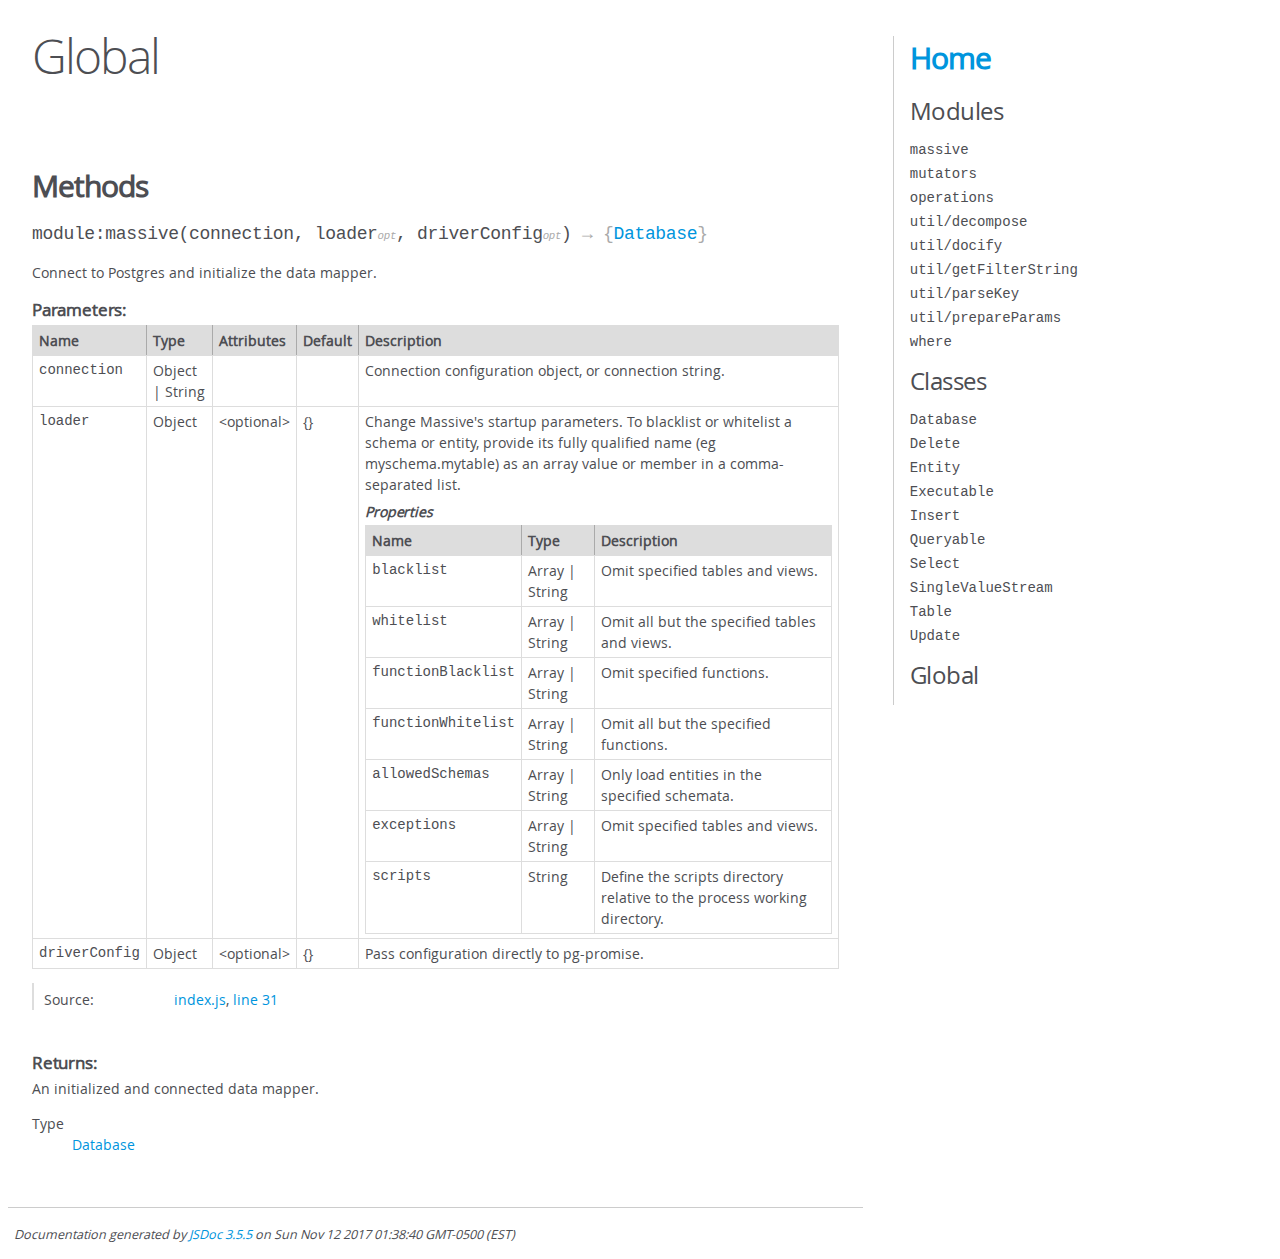
<file: node_modules/massive/docs/api/global.html>
<!DOCTYPE html>
<html lang="en">
<head>
    <meta charset="utf-8">
    <title>JSDoc: Global</title>

    <script src="scripts/prettify/prettify.js"> </script>
    <script src="scripts/prettify/lang-css.js"> </script>
    <!--[if lt IE 9]>
      <script src="//html5shiv.googlecode.com/svn/trunk/html5.js"></script>
    <![endif]-->
    <link type="text/css" rel="stylesheet" href="styles/prettify-tomorrow.css">
    <link type="text/css" rel="stylesheet" href="styles/jsdoc-default.css">
</head>

<body>

<div id="main">

    <h1 class="page-title">Global</h1>

    




<section>

<header>
    
        <h2></h2>
        
    
</header>

<article>
    <div class="container-overview">
    
        

        


<dl class="details">

    

    

    

    

    

    

    

    

    

    

    

    

    

    

    

    
</dl>


        
    
    </div>

    

    

    

    

    

    

    

    
        <h3 class="subsection-title">Methods</h3>

        
            

    

    
    <h4 class="name" id="module:massive"><span class="type-signature"></span>module:massive<span class="signature">(connection, loader<span class="signature-attributes">opt</span>, driverConfig<span class="signature-attributes">opt</span>)</span><span class="type-signature"> &rarr; {<a href="Database.html">Database</a>}</span></h4>
    

    



<div class="description">
    Connect to Postgres and initialize the data mapper.
</div>









    <h5>Parameters:</h5>
    

<table class="params">
    <thead>
    <tr>
        
        <th>Name</th>
        

        <th>Type</th>

        
        <th>Attributes</th>
        

        
        <th>Default</th>
        

        <th class="last">Description</th>
    </tr>
    </thead>

    <tbody>
    

        <tr>
            
                <td class="name"><code>connection</code></td>
            

            <td class="type">
            
                
<span class="param-type">Object</span>
|

<span class="param-type">String</span>


            
            </td>

            
                <td class="attributes">
                

                

                
                </td>
            

            
                <td class="default">
                
                </td>
            

            <td class="description last">Connection configuration object, or
connection string.</td>
        </tr>

    

        <tr>
            
                <td class="name"><code>loader</code></td>
            

            <td class="type">
            
                
<span class="param-type">Object</span>


            
            </td>

            
                <td class="attributes">
                
                    &lt;optional><br>
                

                

                
                </td>
            

            
                <td class="default">
                
                    {}
                
                </td>
            

            <td class="description last">Change Massive's startup parameters. To
blacklist or whitelist a schema or entity, provide its fully qualified name
(eg myschema.mytable) as an array value or member in a comma-separated list.
                <h6>Properties</h6>
                

<table class="params">
    <thead>
    <tr>
        
        <th>Name</th>
        

        <th>Type</th>

        

        

        <th class="last">Description</th>
    </tr>
    </thead>

    <tbody>
    

        <tr>
            
                <td class="name"><code>blacklist</code></td>
            

            <td class="type">
            
                
<span class="param-type">Array</span>
|

<span class="param-type">String</span>


            
            </td>

            

            

            <td class="description last">Omit specified tables and views.</td>
        </tr>

    

        <tr>
            
                <td class="name"><code>whitelist</code></td>
            

            <td class="type">
            
                
<span class="param-type">Array</span>
|

<span class="param-type">String</span>


            
            </td>

            

            

            <td class="description last">Omit all but the specified tables
and views.</td>
        </tr>

    

        <tr>
            
                <td class="name"><code>functionBlacklist</code></td>
            

            <td class="type">
            
                
<span class="param-type">Array</span>
|

<span class="param-type">String</span>


            
            </td>

            

            

            <td class="description last">Omit specified functions.</td>
        </tr>

    

        <tr>
            
                <td class="name"><code>functionWhitelist</code></td>
            

            <td class="type">
            
                
<span class="param-type">Array</span>
|

<span class="param-type">String</span>


            
            </td>

            

            

            <td class="description last">Omit all but the specified
functions.</td>
        </tr>

    

        <tr>
            
                <td class="name"><code>allowedSchemas</code></td>
            

            <td class="type">
            
                
<span class="param-type">Array</span>
|

<span class="param-type">String</span>


            
            </td>

            

            

            <td class="description last">Only load entities in the
specified schemata.</td>
        </tr>

    

        <tr>
            
                <td class="name"><code>exceptions</code></td>
            

            <td class="type">
            
                
<span class="param-type">Array</span>
|

<span class="param-type">String</span>


            
            </td>

            

            

            <td class="description last">Omit specified tables and views.</td>
        </tr>

    

        <tr>
            
                <td class="name"><code>scripts</code></td>
            

            <td class="type">
            
                
<span class="param-type">String</span>


            
            </td>

            

            

            <td class="description last">Define the scripts directory relative to the
process working directory.</td>
        </tr>

    
    </tbody>
</table>

            </td>
        </tr>

    

        <tr>
            
                <td class="name"><code>driverConfig</code></td>
            

            <td class="type">
            
                
<span class="param-type">Object</span>


            
            </td>

            
                <td class="attributes">
                
                    &lt;optional><br>
                

                

                
                </td>
            

            
                <td class="default">
                
                    {}
                
                </td>
            

            <td class="description last">Pass configuration directly to
pg-promise.</td>
        </tr>

    
    </tbody>
</table>






<dl class="details">

    

    

    

    

    

    

    

    

    

    

    

    

    
    <dt class="tag-source">Source:</dt>
    <dd class="tag-source"><ul class="dummy"><li>
        <a href="index.js.html">index.js</a>, <a href="index.js.html#line31">line 31</a>
    </li></ul></dd>
    

    

    

    
</dl>













<h5>Returns:</h5>

        
<div class="param-desc">
    An initialized and connected data mapper.
</div>



<dl>
    <dt>
        Type
    </dt>
    <dd>
        
<span class="param-type"><a href="Database.html">Database</a></span>


    </dd>
</dl>

    





        
    

    

    
</article>

</section>




</div>

<nav>
    <h2><a href="index.html">Home</a></h2><h3>Modules</h3><ul><li><a href="module-massive.html">massive</a></li><li><a href="module-mutators.html">mutators</a></li><li><a href="module-operations.html">operations</a></li><li><a href="module-util_decompose.html">util/decompose</a></li><li><a href="module-util_docify.html">util/docify</a></li><li><a href="module-util_getFilterString.html">util/getFilterString</a></li><li><a href="module-util_parseKey.html">util/parseKey</a></li><li><a href="module-util_prepareParams.html">util/prepareParams</a></li><li><a href="module-where.html">where</a></li></ul><h3>Classes</h3><ul><li><a href="Database.html">Database</a></li><li><a href="Delete.html">Delete</a></li><li><a href="Entity.html">Entity</a></li><li><a href="Executable.html">Executable</a></li><li><a href="Insert.html">Insert</a></li><li><a href="Queryable.html">Queryable</a></li><li><a href="Select.html">Select</a></li><li><a href="SingleValueStream.html">SingleValueStream</a></li><li><a href="Table.html">Table</a></li><li><a href="Update.html">Update</a></li></ul><h3>Global</h3><ul><li><a href="global.html"></a></li></ul>
</nav>

<br class="clear">

<footer>
    Documentation generated by <a href="https://github.com/jsdoc3/jsdoc">JSDoc 3.5.5</a> on Sun Nov 12 2017 01:38:40 GMT-0500 (EST)
</footer>

<script> prettyPrint(); </script>
<script src="scripts/linenumber.js"> </script>
</body>
</html>
</file>
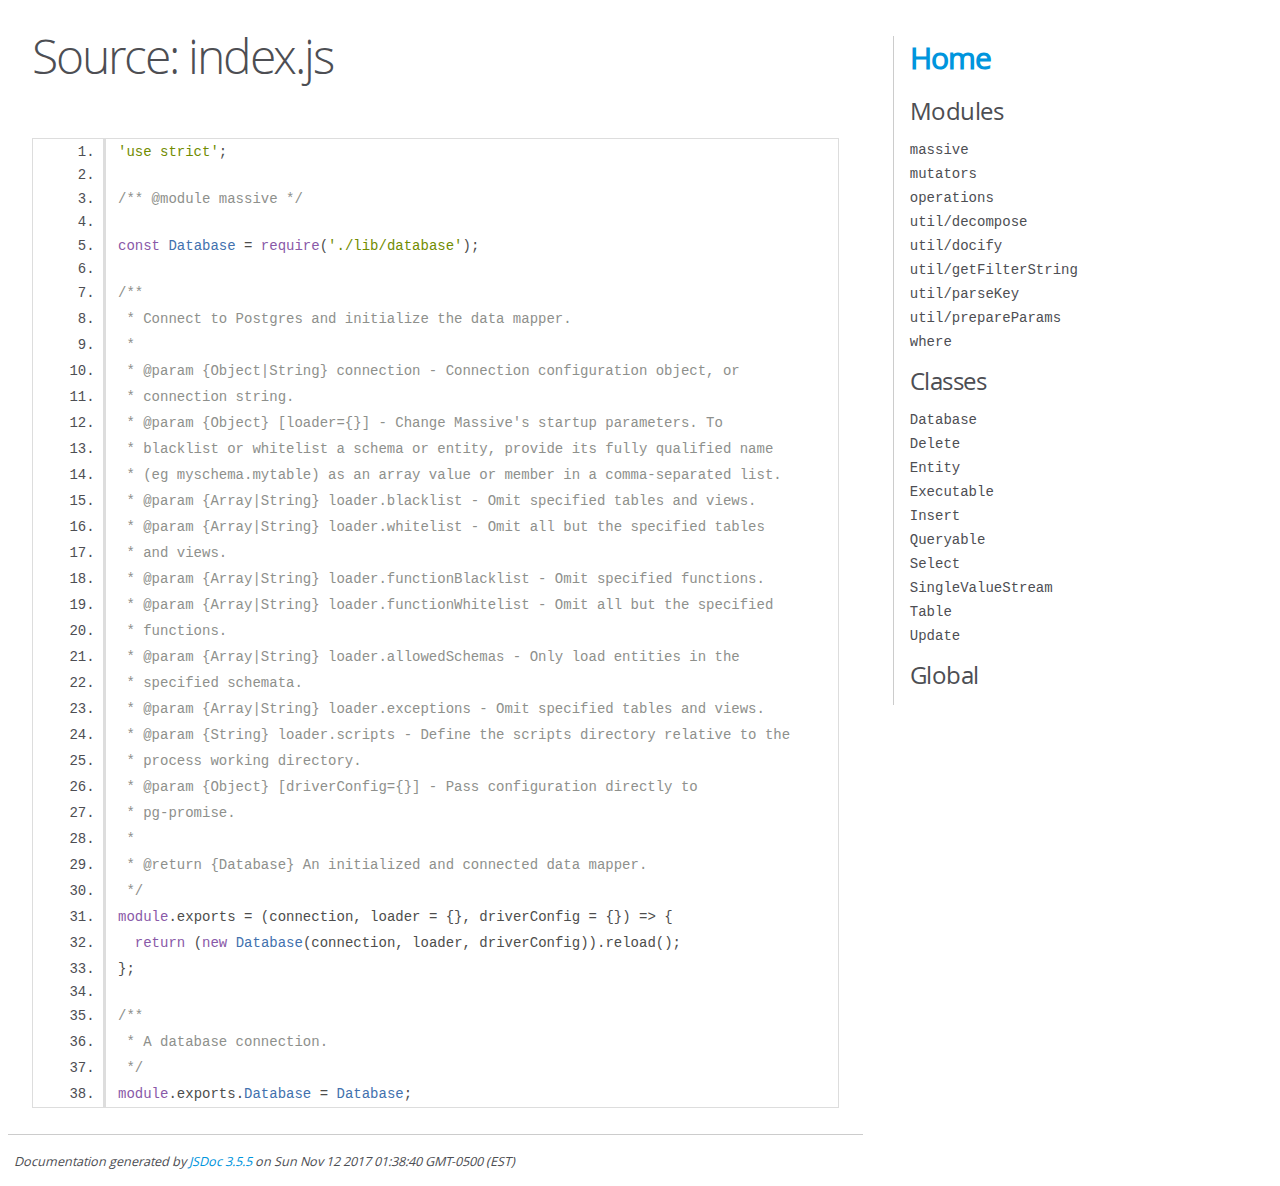
<file: node_modules/massive/docs/api/index.js.html>
<!DOCTYPE html>
<html lang="en">
<head>
    <meta charset="utf-8">
    <title>JSDoc: Source: index.js</title>

    <script src="scripts/prettify/prettify.js"> </script>
    <script src="scripts/prettify/lang-css.js"> </script>
    <!--[if lt IE 9]>
      <script src="//html5shiv.googlecode.com/svn/trunk/html5.js"></script>
    <![endif]-->
    <link type="text/css" rel="stylesheet" href="styles/prettify-tomorrow.css">
    <link type="text/css" rel="stylesheet" href="styles/jsdoc-default.css">
</head>

<body>

<div id="main">

    <h1 class="page-title">Source: index.js</h1>

    



    
    <section>
        <article>
            <pre class="prettyprint source linenums"><code>'use strict';

/** @module massive */

const Database = require('./lib/database');

/**
 * Connect to Postgres and initialize the data mapper.
 *
 * @param {Object|String} connection - Connection configuration object, or
 * connection string.
 * @param {Object} [loader={}] - Change Massive's startup parameters. To
 * blacklist or whitelist a schema or entity, provide its fully qualified name
 * (eg myschema.mytable) as an array value or member in a comma-separated list.
 * @param {Array|String} loader.blacklist - Omit specified tables and views.
 * @param {Array|String} loader.whitelist - Omit all but the specified tables
 * and views.
 * @param {Array|String} loader.functionBlacklist - Omit specified functions.
 * @param {Array|String} loader.functionWhitelist - Omit all but the specified
 * functions.
 * @param {Array|String} loader.allowedSchemas - Only load entities in the
 * specified schemata.
 * @param {Array|String} loader.exceptions - Omit specified tables and views.
 * @param {String} loader.scripts - Define the scripts directory relative to the
 * process working directory.
 * @param {Object} [driverConfig={}] - Pass configuration directly to
 * pg-promise.
 *
 * @return {Database} An initialized and connected data mapper.
 */
module.exports = (connection, loader = {}, driverConfig = {}) => {
  return (new Database(connection, loader, driverConfig)).reload();
};

/**
 * A database connection.
 */
module.exports.Database = Database;
</code></pre>
        </article>
    </section>




</div>

<nav>
    <h2><a href="index.html">Home</a></h2><h3>Modules</h3><ul><li><a href="module-massive.html">massive</a></li><li><a href="module-mutators.html">mutators</a></li><li><a href="module-operations.html">operations</a></li><li><a href="module-util_decompose.html">util/decompose</a></li><li><a href="module-util_docify.html">util/docify</a></li><li><a href="module-util_getFilterString.html">util/getFilterString</a></li><li><a href="module-util_parseKey.html">util/parseKey</a></li><li><a href="module-util_prepareParams.html">util/prepareParams</a></li><li><a href="module-where.html">where</a></li></ul><h3>Classes</h3><ul><li><a href="Database.html">Database</a></li><li><a href="Delete.html">Delete</a></li><li><a href="Entity.html">Entity</a></li><li><a href="Executable.html">Executable</a></li><li><a href="Insert.html">Insert</a></li><li><a href="Queryable.html">Queryable</a></li><li><a href="Select.html">Select</a></li><li><a href="SingleValueStream.html">SingleValueStream</a></li><li><a href="Table.html">Table</a></li><li><a href="Update.html">Update</a></li></ul><h3>Global</h3><ul><li><a href="global.html"></a></li></ul>
</nav>

<br class="clear">

<footer>
    Documentation generated by <a href="https://github.com/jsdoc3/jsdoc">JSDoc 3.5.5</a> on Sun Nov 12 2017 01:38:40 GMT-0500 (EST)
</footer>

<script> prettyPrint(); </script>
<script src="scripts/linenumber.js"> </script>
</body>
</html>
</file>
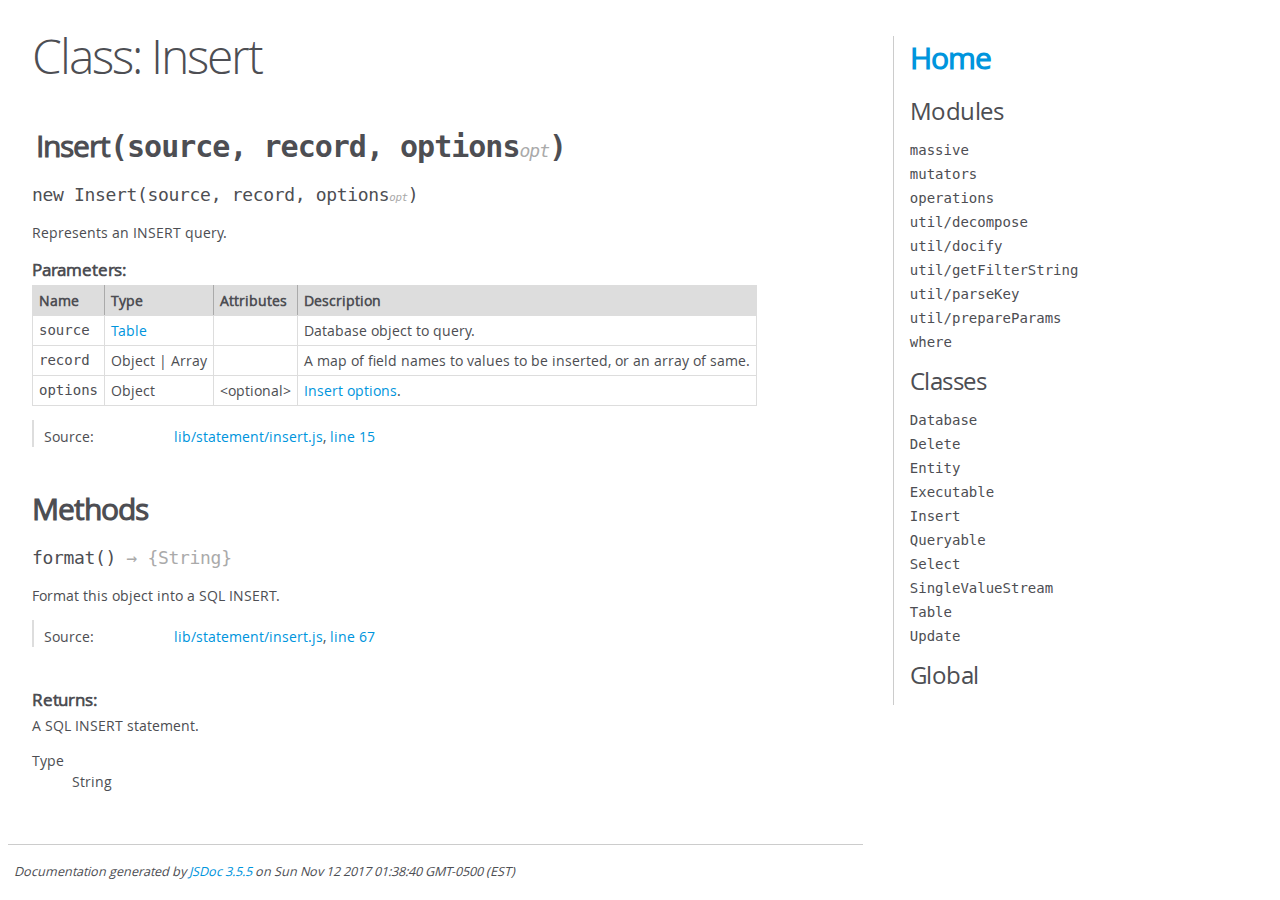
<file: node_modules/massive/docs/api/Insert.html>
<!DOCTYPE html>
<html lang="en">
<head>
    <meta charset="utf-8">
    <title>JSDoc: Class: Insert</title>

    <script src="scripts/prettify/prettify.js"> </script>
    <script src="scripts/prettify/lang-css.js"> </script>
    <!--[if lt IE 9]>
      <script src="//html5shiv.googlecode.com/svn/trunk/html5.js"></script>
    <![endif]-->
    <link type="text/css" rel="stylesheet" href="styles/prettify-tomorrow.css">
    <link type="text/css" rel="stylesheet" href="styles/jsdoc-default.css">
</head>

<body>

<div id="main">

    <h1 class="page-title">Class: Insert</h1>

    




<section>

<header>
    
        <h2><span class="attribs"><span class="type-signature"></span></span>Insert<span class="signature">(source, record, options<span class="signature-attributes">opt</span>)</span><span class="type-signature"></span></h2>
        
    
</header>

<article>
    <div class="container-overview">
    
        

    

    
    <h4 class="name" id="Insert"><span class="type-signature"></span>new Insert<span class="signature">(source, record, options<span class="signature-attributes">opt</span>)</span><span class="type-signature"></span></h4>
    

    



<div class="description">
    Represents an INSERT query.
</div>









    <h5>Parameters:</h5>
    

<table class="params">
    <thead>
    <tr>
        
        <th>Name</th>
        

        <th>Type</th>

        
        <th>Attributes</th>
        

        

        <th class="last">Description</th>
    </tr>
    </thead>

    <tbody>
    

        <tr>
            
                <td class="name"><code>source</code></td>
            

            <td class="type">
            
                
<span class="param-type"><a href="Table.html">Table</a></span>


            
            </td>

            
                <td class="attributes">
                

                

                
                </td>
            

            

            <td class="description last">Database object to query.</td>
        </tr>

    

        <tr>
            
                <td class="name"><code>record</code></td>
            

            <td class="type">
            
                
<span class="param-type">Object</span>
|

<span class="param-type">Array</span>


            
            </td>

            
                <td class="attributes">
                

                

                
                </td>
            

            

            <td class="description last">A map of field names to values to be inserted,
or an array of same.</td>
        </tr>

    

        <tr>
            
                <td class="name"><code>options</code></td>
            

            <td class="type">
            
                
<span class="param-type">Object</span>


            
            </td>

            
                <td class="attributes">
                
                    &lt;optional><br>
                

                

                
                </td>
            

            

            <td class="description last"><a href="https://dmfay.github.io/massive-js/options.html">Insert options</a>.</td>
        </tr>

    
    </tbody>
</table>






<dl class="details">

    

    

    

    

    

    

    

    

    

    

    

    

    
    <dt class="tag-source">Source:</dt>
    <dd class="tag-source"><ul class="dummy"><li>
        <a href="lib_statement_insert.js.html">lib/statement/insert.js</a>, <a href="lib_statement_insert.js.html#line15">line 15</a>
    </li></ul></dd>
    

    

    

    
</dl>


















    
    </div>

    

    

    

    

    

    

    

    
        <h3 class="subsection-title">Methods</h3>

        
            

    

    
    <h4 class="name" id="format"><span class="type-signature"></span>format<span class="signature">()</span><span class="type-signature"> &rarr; {String}</span></h4>
    

    



<div class="description">
    Format this object into a SQL INSERT.
</div>













<dl class="details">

    

    

    

    

    

    

    

    

    

    

    

    

    
    <dt class="tag-source">Source:</dt>
    <dd class="tag-source"><ul class="dummy"><li>
        <a href="lib_statement_insert.js.html">lib/statement/insert.js</a>, <a href="lib_statement_insert.js.html#line67">line 67</a>
    </li></ul></dd>
    

    

    

    
</dl>













<h5>Returns:</h5>

        
<div class="param-desc">
    A SQL INSERT statement.
</div>



<dl>
    <dt>
        Type
    </dt>
    <dd>
        
<span class="param-type">String</span>


    </dd>
</dl>

    





        
    

    

    
</article>

</section>




</div>

<nav>
    <h2><a href="index.html">Home</a></h2><h3>Modules</h3><ul><li><a href="module-massive.html">massive</a></li><li><a href="module-mutators.html">mutators</a></li><li><a href="module-operations.html">operations</a></li><li><a href="module-util_decompose.html">util/decompose</a></li><li><a href="module-util_docify.html">util/docify</a></li><li><a href="module-util_getFilterString.html">util/getFilterString</a></li><li><a href="module-util_parseKey.html">util/parseKey</a></li><li><a href="module-util_prepareParams.html">util/prepareParams</a></li><li><a href="module-where.html">where</a></li></ul><h3>Classes</h3><ul><li><a href="Database.html">Database</a></li><li><a href="Delete.html">Delete</a></li><li><a href="Entity.html">Entity</a></li><li><a href="Executable.html">Executable</a></li><li><a href="Insert.html">Insert</a></li><li><a href="Queryable.html">Queryable</a></li><li><a href="Select.html">Select</a></li><li><a href="SingleValueStream.html">SingleValueStream</a></li><li><a href="Table.html">Table</a></li><li><a href="Update.html">Update</a></li></ul><h3>Global</h3><ul><li><a href="global.html"></a></li></ul>
</nav>

<br class="clear">

<footer>
    Documentation generated by <a href="https://github.com/jsdoc3/jsdoc">JSDoc 3.5.5</a> on Sun Nov 12 2017 01:38:40 GMT-0500 (EST)
</footer>

<script> prettyPrint(); </script>
<script src="scripts/linenumber.js"> </script>
</body>
</html>
</file>
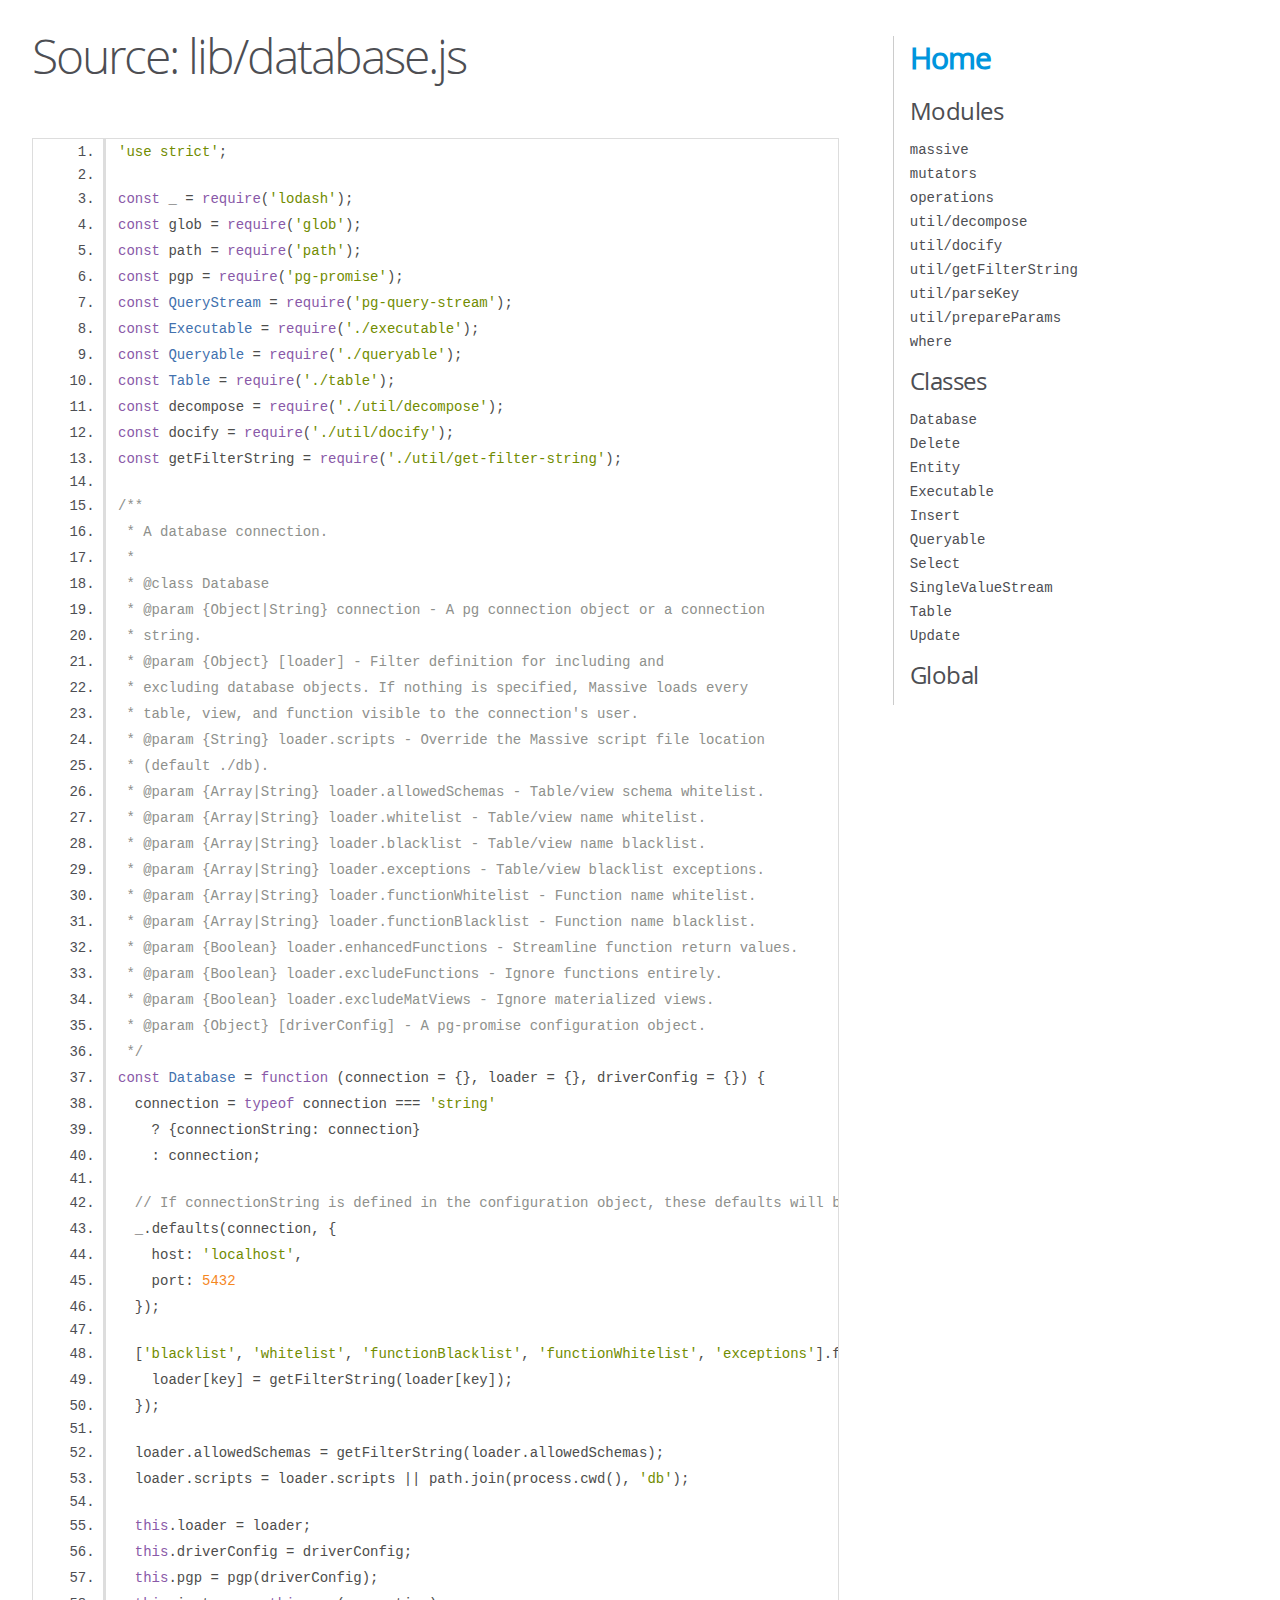
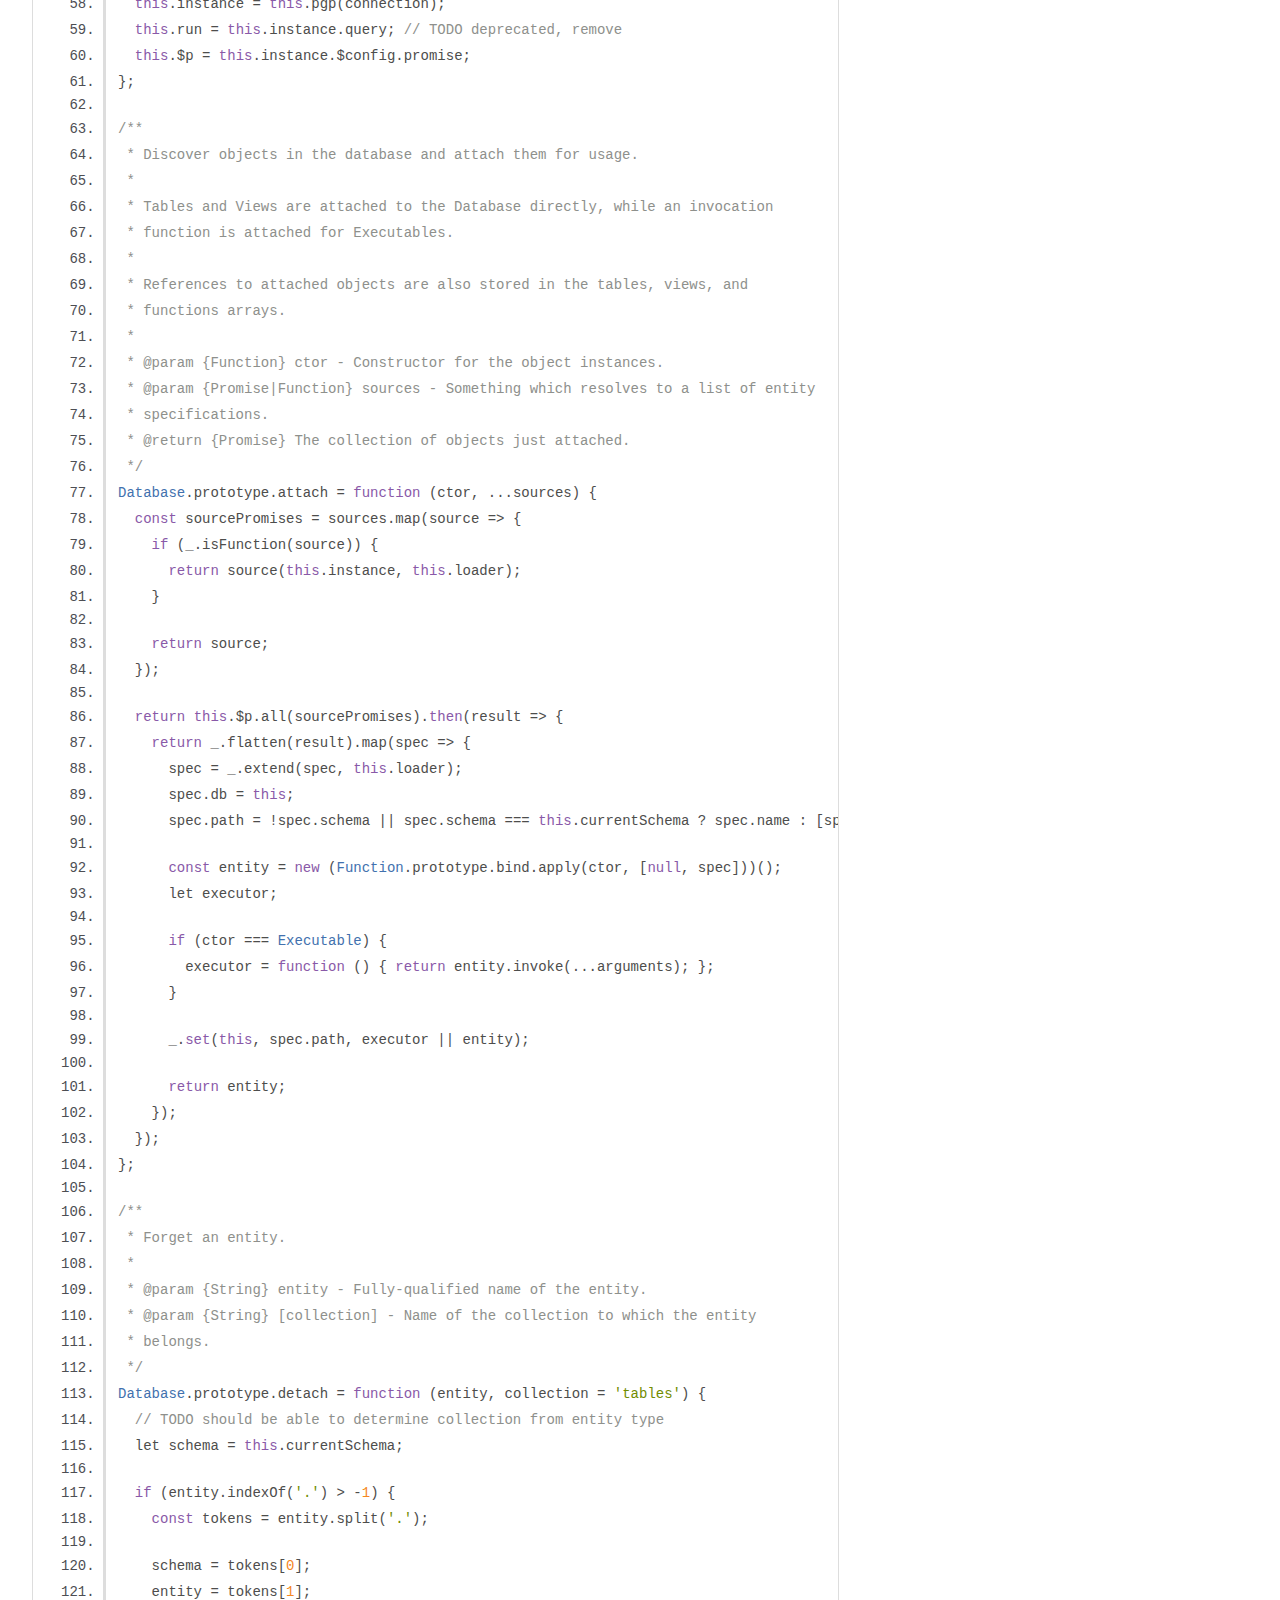
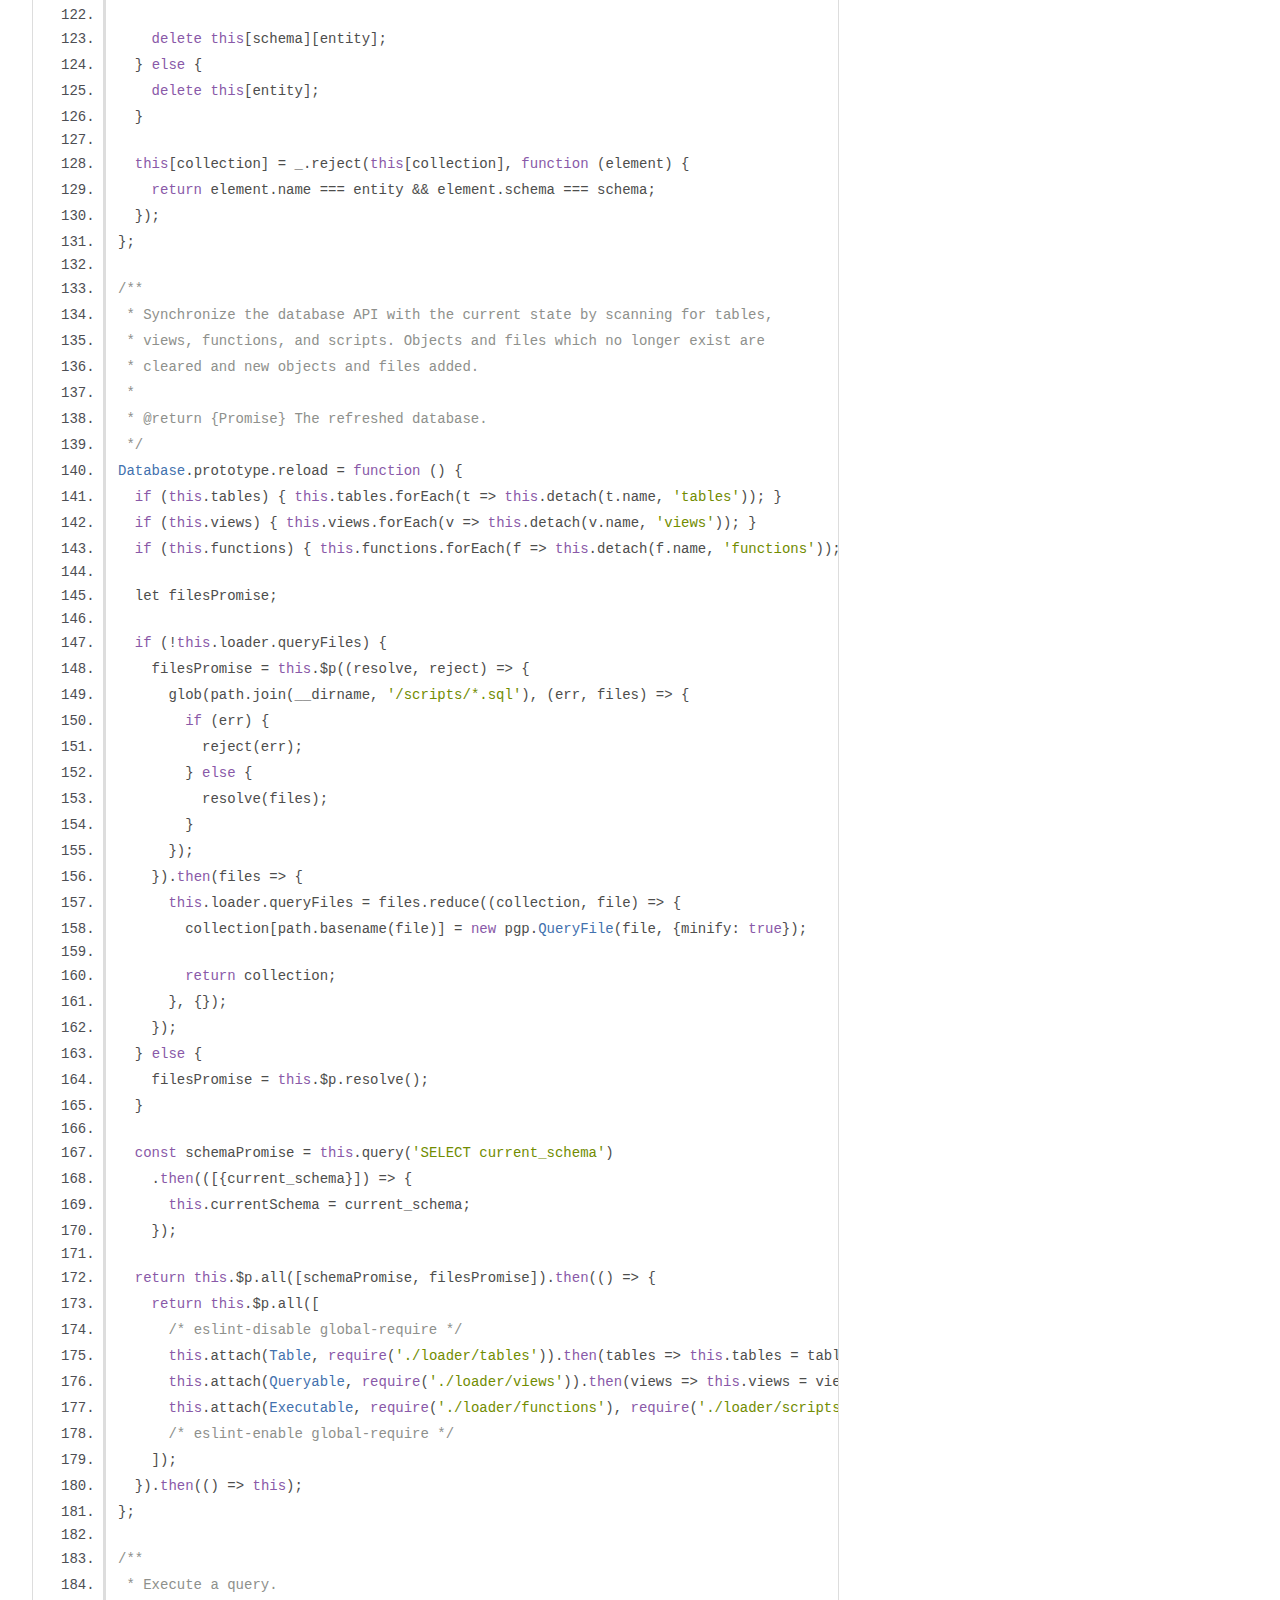
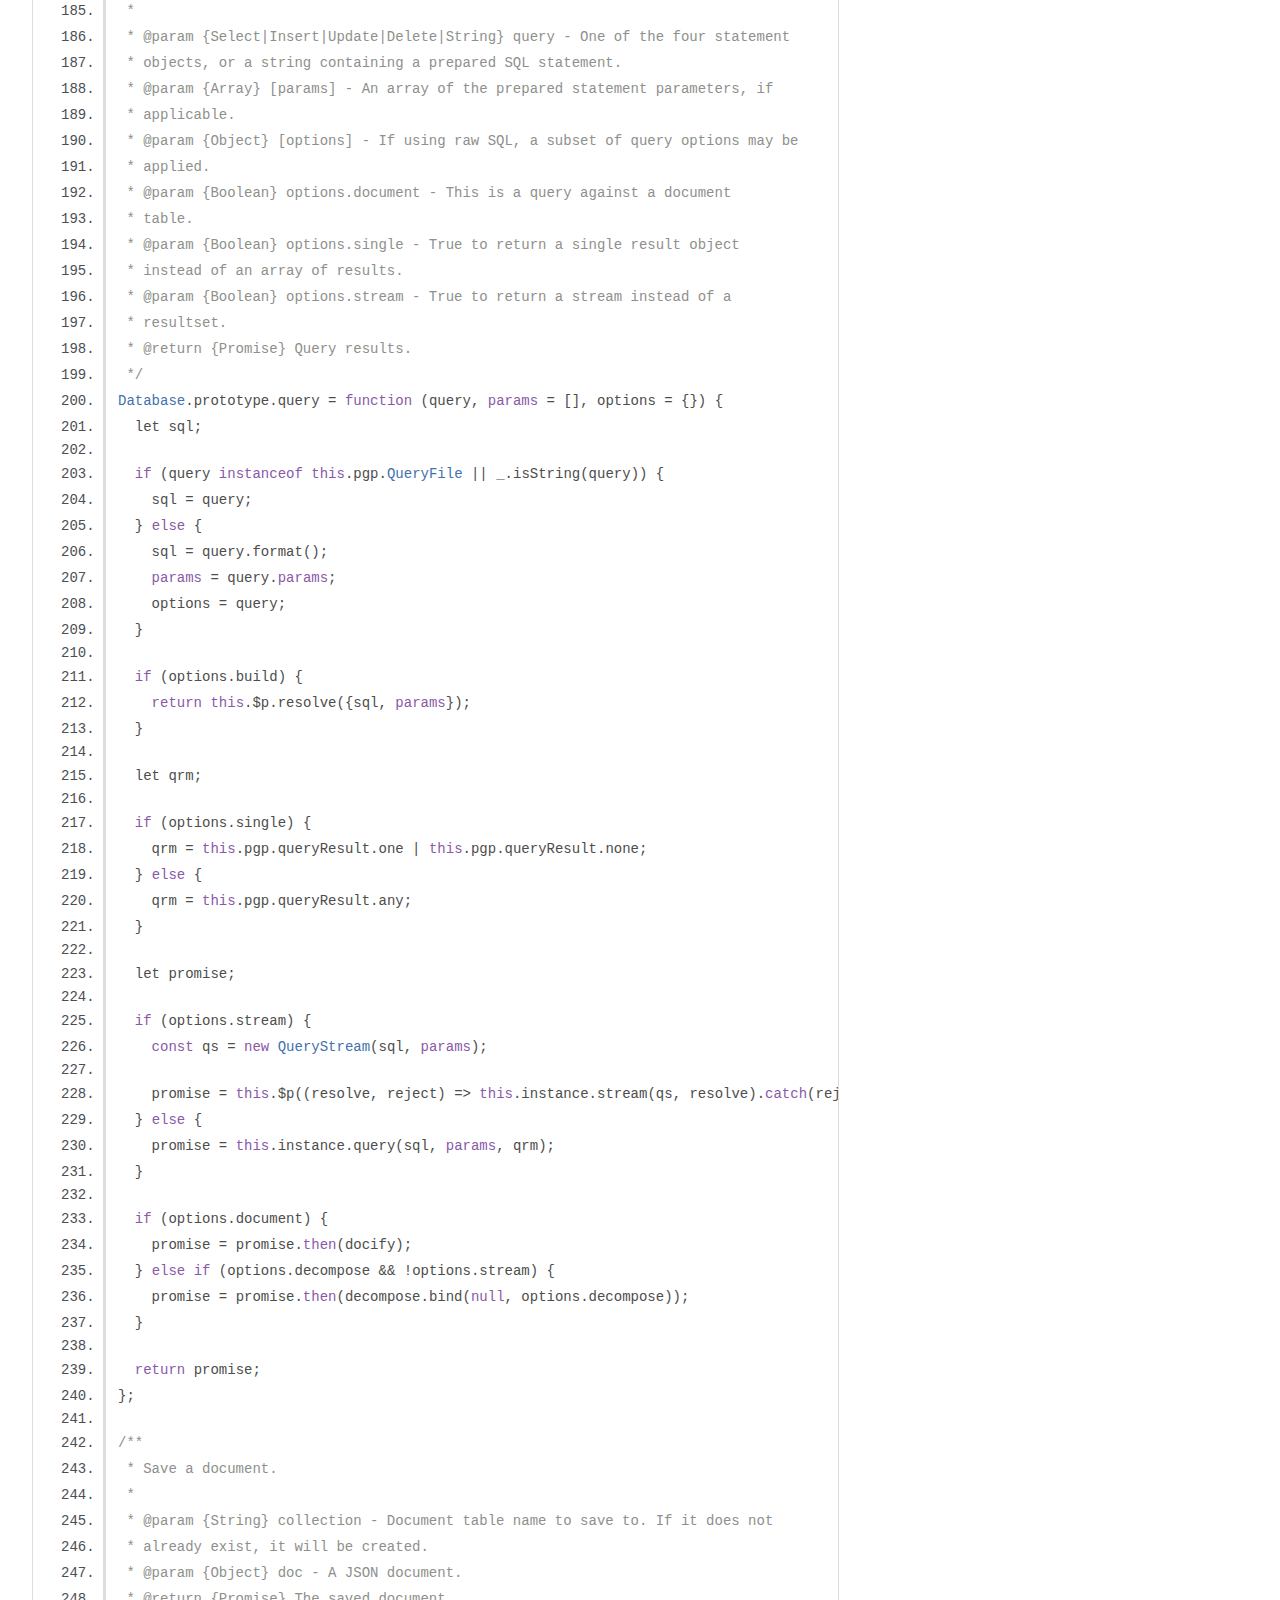
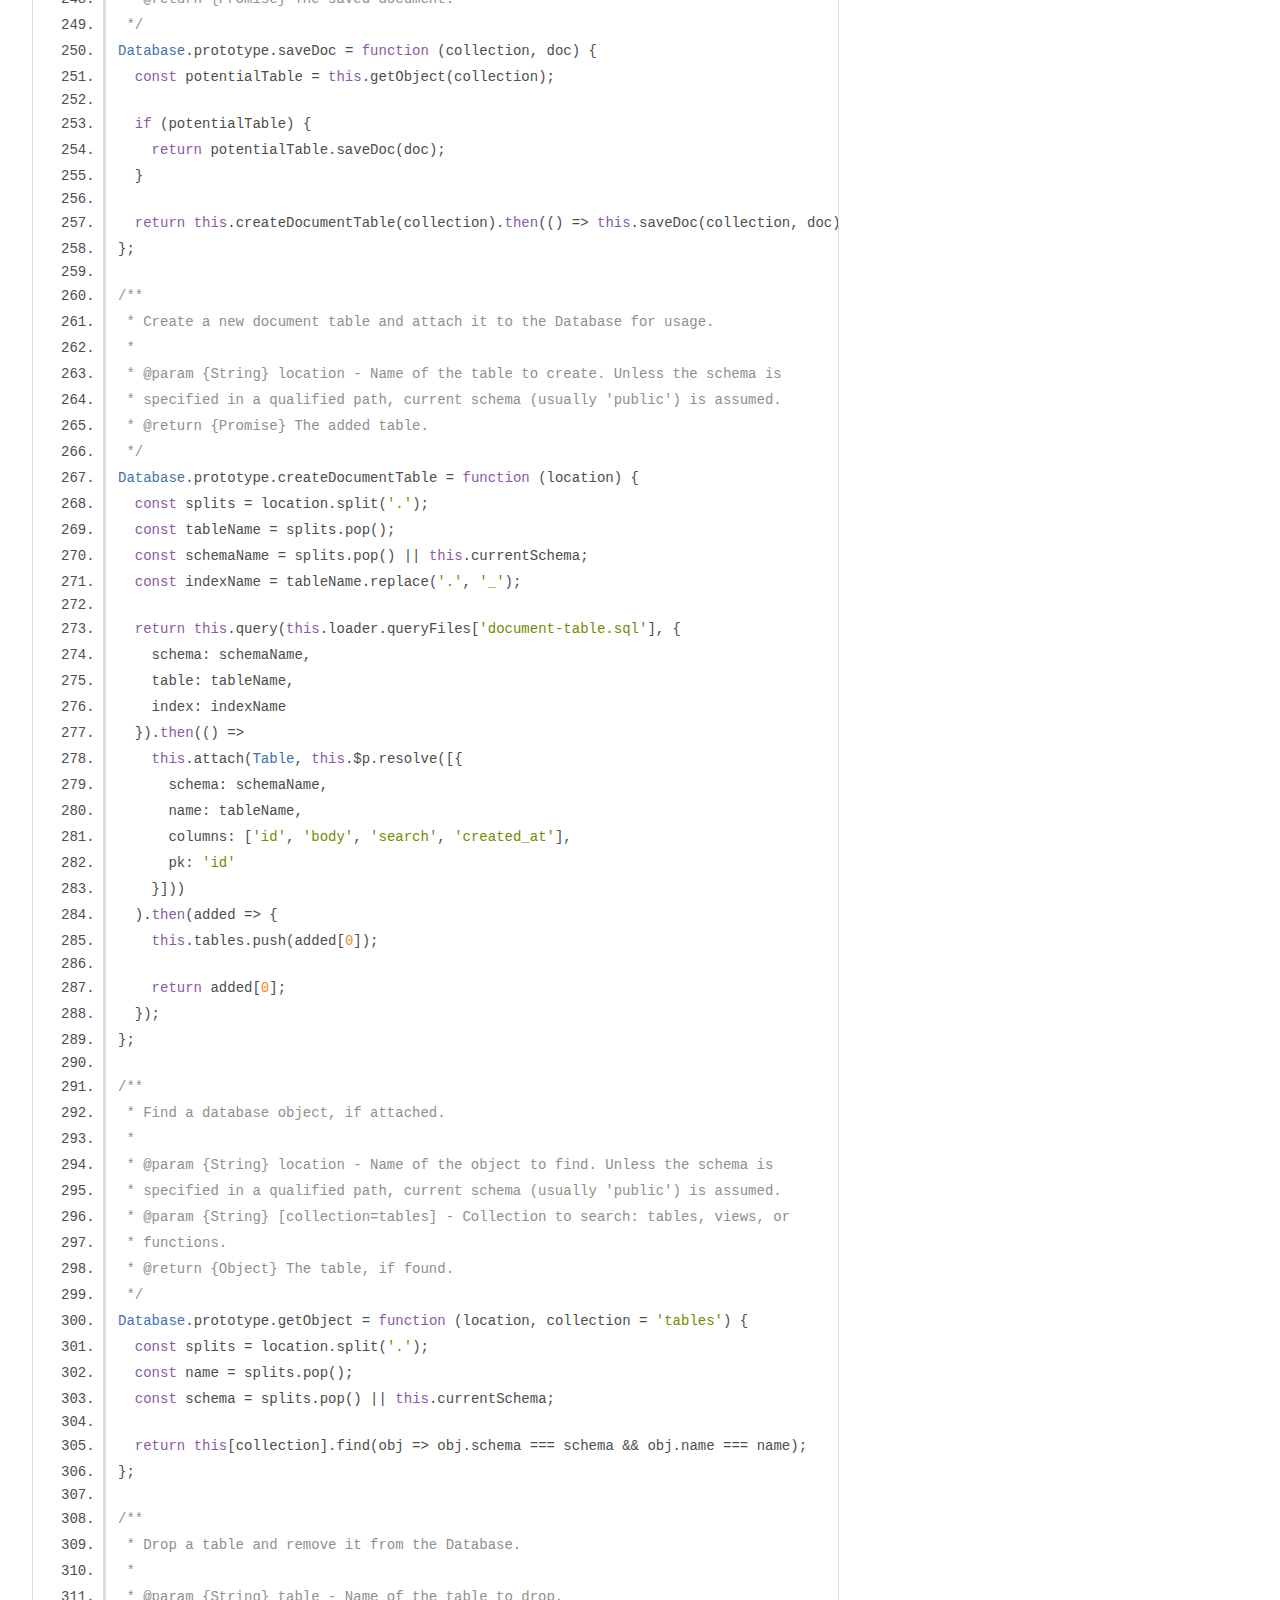
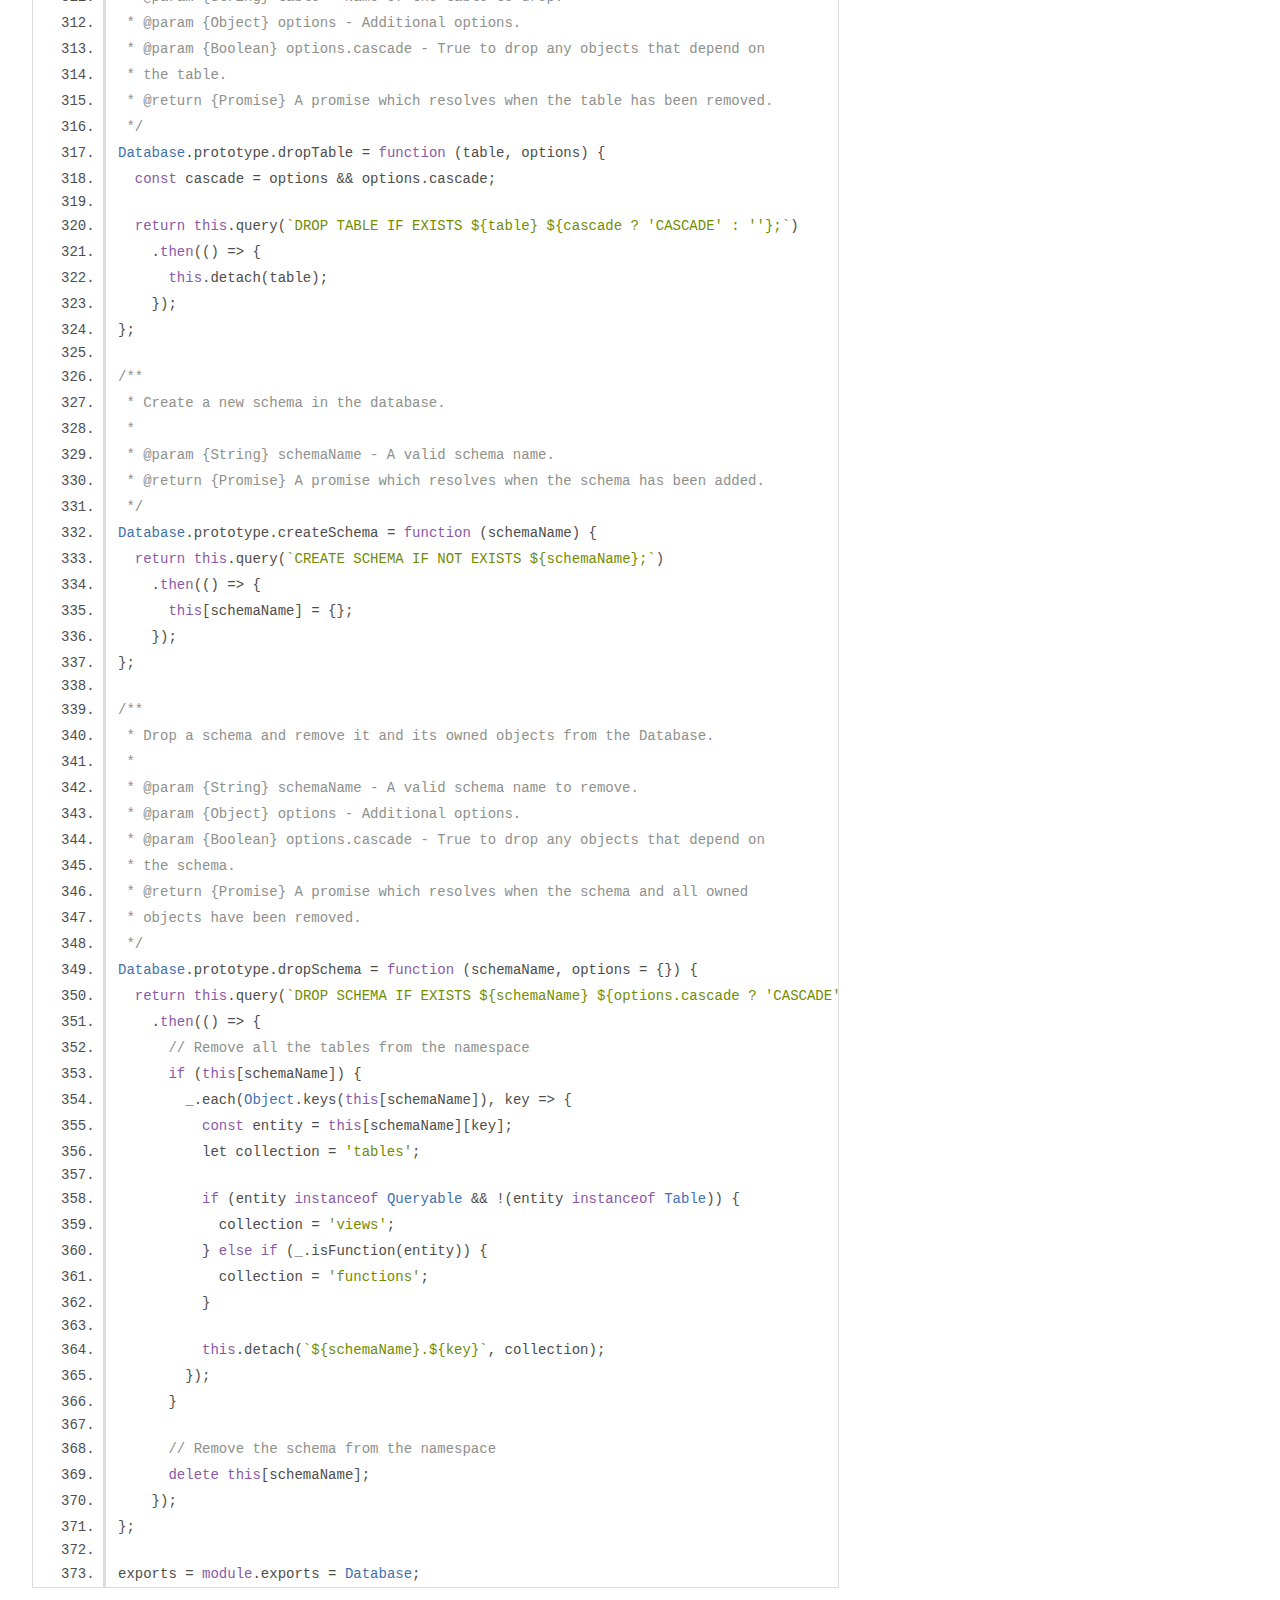
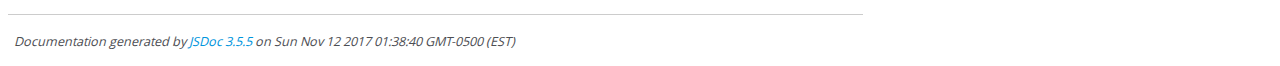
<file: node_modules/massive/docs/api/lib_database.js.html>
<!DOCTYPE html>
<html lang="en">
<head>
    <meta charset="utf-8">
    <title>JSDoc: Source: lib/database.js</title>

    <script src="scripts/prettify/prettify.js"> </script>
    <script src="scripts/prettify/lang-css.js"> </script>
    <!--[if lt IE 9]>
      <script src="//html5shiv.googlecode.com/svn/trunk/html5.js"></script>
    <![endif]-->
    <link type="text/css" rel="stylesheet" href="styles/prettify-tomorrow.css">
    <link type="text/css" rel="stylesheet" href="styles/jsdoc-default.css">
</head>

<body>

<div id="main">

    <h1 class="page-title">Source: lib/database.js</h1>

    



    
    <section>
        <article>
            <pre class="prettyprint source linenums"><code>'use strict';

const _ = require('lodash');
const glob = require('glob');
const path = require('path');
const pgp = require('pg-promise');
const QueryStream = require('pg-query-stream');
const Executable = require('./executable');
const Queryable = require('./queryable');
const Table = require('./table');
const decompose = require('./util/decompose');
const docify = require('./util/docify');
const getFilterString = require('./util/get-filter-string');

/**
 * A database connection.
 *
 * @class Database
 * @param {Object|String} connection - A pg connection object or a connection
 * string.
 * @param {Object} [loader] - Filter definition for including and
 * excluding database objects. If nothing is specified, Massive loads every
 * table, view, and function visible to the connection's user.
 * @param {String} loader.scripts - Override the Massive script file location
 * (default ./db).
 * @param {Array|String} loader.allowedSchemas - Table/view schema whitelist.
 * @param {Array|String} loader.whitelist - Table/view name whitelist.
 * @param {Array|String} loader.blacklist - Table/view name blacklist.
 * @param {Array|String} loader.exceptions - Table/view blacklist exceptions.
 * @param {Array|String} loader.functionWhitelist - Function name whitelist.
 * @param {Array|String} loader.functionBlacklist - Function name blacklist.
 * @param {Boolean} loader.enhancedFunctions - Streamline function return values.
 * @param {Boolean} loader.excludeFunctions - Ignore functions entirely.
 * @param {Boolean} loader.excludeMatViews - Ignore materialized views.
 * @param {Object} [driverConfig] - A pg-promise configuration object.
 */
const Database = function (connection = {}, loader = {}, driverConfig = {}) {
  connection = typeof connection === 'string'
    ? {connectionString: connection}
    : connection;

  // If connectionString is defined in the configuration object, these defaults will be ignored
  _.defaults(connection, {
    host: 'localhost',
    port: 5432
  });

  ['blacklist', 'whitelist', 'functionBlacklist', 'functionWhitelist', 'exceptions'].forEach(key => {
    loader[key] = getFilterString(loader[key]);
  });

  loader.allowedSchemas = getFilterString(loader.allowedSchemas);
  loader.scripts = loader.scripts || path.join(process.cwd(), 'db');

  this.loader = loader;
  this.driverConfig = driverConfig;
  this.pgp = pgp(driverConfig);
  this.instance = this.pgp(connection);
  this.run = this.instance.query; // TODO deprecated, remove
  this.$p = this.instance.$config.promise;
};

/**
 * Discover objects in the database and attach them for usage.
 *
 * Tables and Views are attached to the Database directly, while an invocation
 * function is attached for Executables.
 *
 * References to attached objects are also stored in the tables, views, and
 * functions arrays.
 *
 * @param {Function} ctor - Constructor for the object instances.
 * @param {Promise|Function} sources - Something which resolves to a list of entity
 * specifications.
 * @return {Promise} The collection of objects just attached.
 */
Database.prototype.attach = function (ctor, ...sources) {
  const sourcePromises = sources.map(source => {
    if (_.isFunction(source)) {
      return source(this.instance, this.loader);
    }

    return source;
  });

  return this.$p.all(sourcePromises).then(result => {
    return _.flatten(result).map(spec => {
      spec = _.extend(spec, this.loader);
      spec.db = this;
      spec.path = !spec.schema || spec.schema === this.currentSchema ? spec.name : [spec.schema, spec.name].join('.');

      const entity = new (Function.prototype.bind.apply(ctor, [null, spec]))();
      let executor;

      if (ctor === Executable) {
        executor = function () { return entity.invoke(...arguments); };
      }

      _.set(this, spec.path, executor || entity);

      return entity;
    });
  });
};

/**
 * Forget an entity.
 *
 * @param {String} entity - Fully-qualified name of the entity.
 * @param {String} [collection] - Name of the collection to which the entity
 * belongs.
 */
Database.prototype.detach = function (entity, collection = 'tables') {
  // TODO should be able to determine collection from entity type
  let schema = this.currentSchema;

  if (entity.indexOf('.') > -1) {
    const tokens = entity.split('.');

    schema = tokens[0];
    entity = tokens[1];

    delete this[schema][entity];
  } else {
    delete this[entity];
  }

  this[collection] = _.reject(this[collection], function (element) {
    return element.name === entity &amp;&amp; element.schema === schema;
  });
};

/**
 * Synchronize the database API with the current state by scanning for tables,
 * views, functions, and scripts. Objects and files which no longer exist are
 * cleared and new objects and files added.
 *
 * @return {Promise} The refreshed database.
 */
Database.prototype.reload = function () {
  if (this.tables) { this.tables.forEach(t => this.detach(t.name, 'tables')); }
  if (this.views) { this.views.forEach(v => this.detach(v.name, 'views')); }
  if (this.functions) { this.functions.forEach(f => this.detach(f.name, 'functions')); }

  let filesPromise;

  if (!this.loader.queryFiles) {
    filesPromise = this.$p((resolve, reject) => {
      glob(path.join(__dirname, '/scripts/*.sql'), (err, files) => {
        if (err) {
          reject(err);
        } else {
          resolve(files);
        }
      });
    }).then(files => {
      this.loader.queryFiles = files.reduce((collection, file) => {
        collection[path.basename(file)] = new pgp.QueryFile(file, {minify: true});

        return collection;
      }, {});
    });
  } else {
    filesPromise = this.$p.resolve();
  }

  const schemaPromise = this.query('SELECT current_schema')
    .then(([{current_schema}]) => {
      this.currentSchema = current_schema;
    });

  return this.$p.all([schemaPromise, filesPromise]).then(() => {
    return this.$p.all([
      /* eslint-disable global-require */
      this.attach(Table, require('./loader/tables')).then(tables => this.tables = tables),
      this.attach(Queryable, require('./loader/views')).then(views => this.views = views),
      this.attach(Executable, require('./loader/functions'), require('./loader/scripts')).then(functions => this.functions = functions)
      /* eslint-enable global-require */
    ]);
  }).then(() => this);
};

/**
 * Execute a query.
 *
 * @param {Select|Insert|Update|Delete|String} query - One of the four statement
 * objects, or a string containing a prepared SQL statement.
 * @param {Array} [params] - An array of the prepared statement parameters, if
 * applicable.
 * @param {Object} [options] - If using raw SQL, a subset of query options may be
 * applied.
 * @param {Boolean} options.document - This is a query against a document
 * table.
 * @param {Boolean} options.single - True to return a single result object
 * instead of an array of results.
 * @param {Boolean} options.stream - True to return a stream instead of a
 * resultset.
 * @return {Promise} Query results.
 */
Database.prototype.query = function (query, params = [], options = {}) {
  let sql;

  if (query instanceof this.pgp.QueryFile || _.isString(query)) {
    sql = query;
  } else {
    sql = query.format();
    params = query.params;
    options = query;
  }

  if (options.build) {
    return this.$p.resolve({sql, params});
  }

  let qrm;

  if (options.single) {
    qrm = this.pgp.queryResult.one | this.pgp.queryResult.none;
  } else {
    qrm = this.pgp.queryResult.any;
  }

  let promise;

  if (options.stream) {
    const qs = new QueryStream(sql, params);

    promise = this.$p((resolve, reject) => this.instance.stream(qs, resolve).catch(reject));
  } else {
    promise = this.instance.query(sql, params, qrm);
  }

  if (options.document) {
    promise = promise.then(docify);
  } else if (options.decompose &amp;&amp; !options.stream) {
    promise = promise.then(decompose.bind(null, options.decompose));
  }

  return promise;
};

/**
 * Save a document.
 *
 * @param {String} collection - Document table name to save to. If it does not
 * already exist, it will be created.
 * @param {Object} doc - A JSON document.
 * @return {Promise} The saved document.
 */
Database.prototype.saveDoc = function (collection, doc) {
  const potentialTable = this.getObject(collection);

  if (potentialTable) {
    return potentialTable.saveDoc(doc);
  }

  return this.createDocumentTable(collection).then(() => this.saveDoc(collection, doc));
};

/**
 * Create a new document table and attach it to the Database for usage.
 *
 * @param {String} location - Name of the table to create. Unless the schema is
 * specified in a qualified path, current schema (usually 'public') is assumed.
 * @return {Promise} The added table.
 */
Database.prototype.createDocumentTable = function (location) {
  const splits = location.split('.');
  const tableName = splits.pop();
  const schemaName = splits.pop() || this.currentSchema;
  const indexName = tableName.replace('.', '_');

  return this.query(this.loader.queryFiles['document-table.sql'], {
    schema: schemaName,
    table: tableName,
    index: indexName
  }).then(() =>
    this.attach(Table, this.$p.resolve([{
      schema: schemaName,
      name: tableName,
      columns: ['id', 'body', 'search', 'created_at'],
      pk: 'id'
    }]))
  ).then(added => {
    this.tables.push(added[0]);

    return added[0];
  });
};

/**
 * Find a database object, if attached.
 *
 * @param {String} location - Name of the object to find. Unless the schema is
 * specified in a qualified path, current schema (usually 'public') is assumed.
 * @param {String} [collection=tables] - Collection to search: tables, views, or
 * functions.
 * @return {Object} The table, if found.
 */
Database.prototype.getObject = function (location, collection = 'tables') {
  const splits = location.split('.');
  const name = splits.pop();
  const schema = splits.pop() || this.currentSchema;

  return this[collection].find(obj => obj.schema === schema &amp;&amp; obj.name === name);
};

/**
 * Drop a table and remove it from the Database.
 *
 * @param {String} table - Name of the table to drop.
 * @param {Object} options - Additional options.
 * @param {Boolean} options.cascade - True to drop any objects that depend on
 * the table.
 * @return {Promise} A promise which resolves when the table has been removed.
 */
Database.prototype.dropTable = function (table, options) {
  const cascade = options &amp;&amp; options.cascade;

  return this.query(`DROP TABLE IF EXISTS ${table} ${cascade ? 'CASCADE' : ''};`)
    .then(() => {
      this.detach(table);
    });
};

/**
 * Create a new schema in the database.
 *
 * @param {String} schemaName - A valid schema name.
 * @return {Promise} A promise which resolves when the schema has been added.
 */
Database.prototype.createSchema = function (schemaName) {
  return this.query(`CREATE SCHEMA IF NOT EXISTS ${schemaName};`)
    .then(() => {
      this[schemaName] = {};
    });
};

/**
 * Drop a schema and remove it and its owned objects from the Database.
 *
 * @param {String} schemaName - A valid schema name to remove.
 * @param {Object} options - Additional options.
 * @param {Boolean} options.cascade - True to drop any objects that depend on
 * the schema.
 * @return {Promise} A promise which resolves when the schema and all owned
 * objects have been removed.
 */
Database.prototype.dropSchema = function (schemaName, options = {}) {
  return this.query(`DROP SCHEMA IF EXISTS ${schemaName} ${options.cascade ? 'CASCADE' : ''};`)
    .then(() => {
      // Remove all the tables from the namespace
      if (this[schemaName]) {
        _.each(Object.keys(this[schemaName]), key => {
          const entity = this[schemaName][key];
          let collection = 'tables';

          if (entity instanceof Queryable &amp;&amp; !(entity instanceof Table)) {
            collection = 'views';
          } else if (_.isFunction(entity)) {
            collection = 'functions';
          }

          this.detach(`${schemaName}.${key}`, collection);
        });
      }

      // Remove the schema from the namespace
      delete this[schemaName];
    });
};

exports = module.exports = Database;
</code></pre>
        </article>
    </section>




</div>

<nav>
    <h2><a href="index.html">Home</a></h2><h3>Modules</h3><ul><li><a href="module-massive.html">massive</a></li><li><a href="module-mutators.html">mutators</a></li><li><a href="module-operations.html">operations</a></li><li><a href="module-util_decompose.html">util/decompose</a></li><li><a href="module-util_docify.html">util/docify</a></li><li><a href="module-util_getFilterString.html">util/getFilterString</a></li><li><a href="module-util_parseKey.html">util/parseKey</a></li><li><a href="module-util_prepareParams.html">util/prepareParams</a></li><li><a href="module-where.html">where</a></li></ul><h3>Classes</h3><ul><li><a href="Database.html">Database</a></li><li><a href="Delete.html">Delete</a></li><li><a href="Entity.html">Entity</a></li><li><a href="Executable.html">Executable</a></li><li><a href="Insert.html">Insert</a></li><li><a href="Queryable.html">Queryable</a></li><li><a href="Select.html">Select</a></li><li><a href="SingleValueStream.html">SingleValueStream</a></li><li><a href="Table.html">Table</a></li><li><a href="Update.html">Update</a></li></ul><h3>Global</h3><ul><li><a href="global.html"></a></li></ul>
</nav>

<br class="clear">

<footer>
    Documentation generated by <a href="https://github.com/jsdoc3/jsdoc">JSDoc 3.5.5</a> on Sun Nov 12 2017 01:38:40 GMT-0500 (EST)
</footer>

<script> prettyPrint(); </script>
<script src="scripts/linenumber.js"> </script>
</body>
</html>
</file>
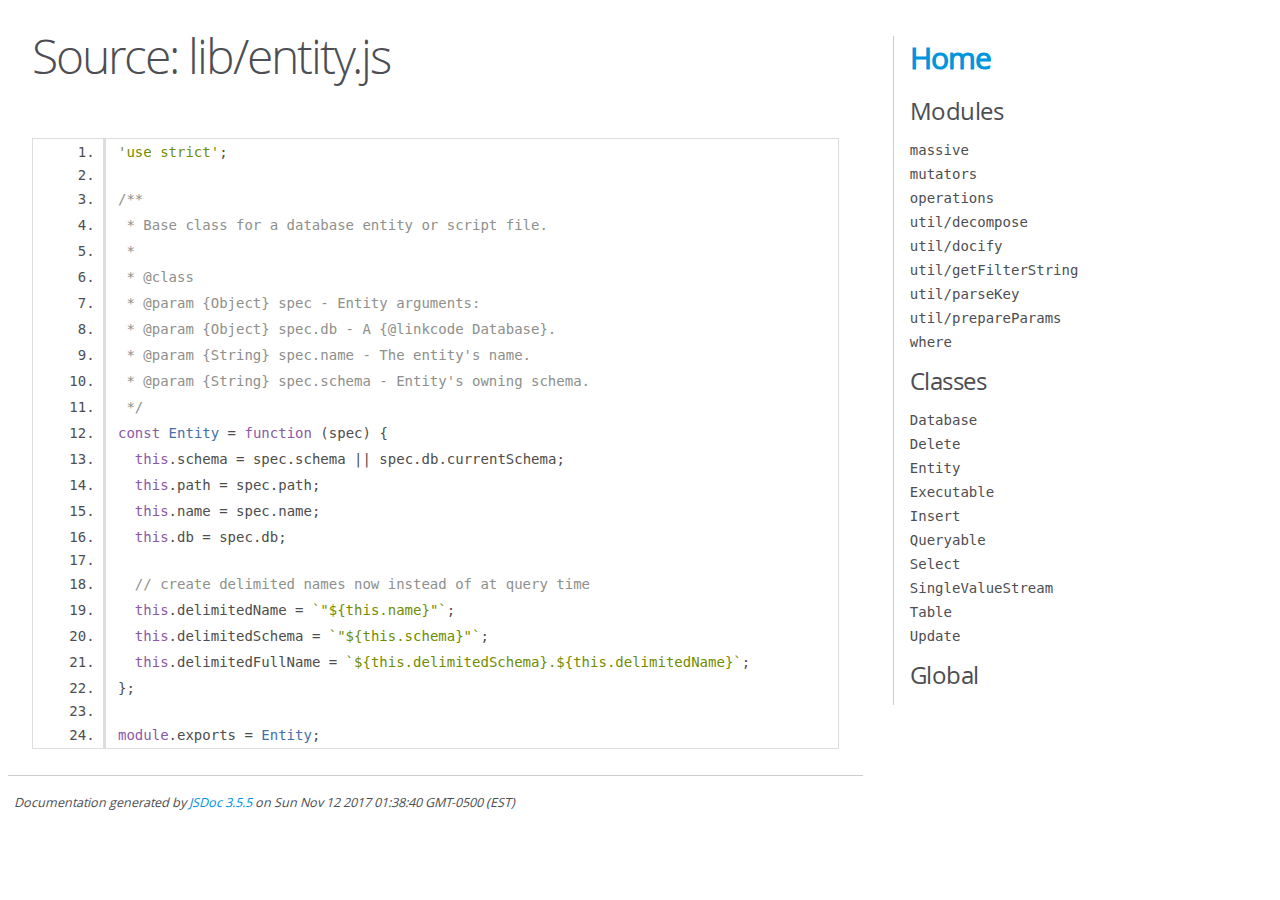
<file: node_modules/massive/docs/api/lib_entity.js.html>
<!DOCTYPE html>
<html lang="en">
<head>
    <meta charset="utf-8">
    <title>JSDoc: Source: lib/entity.js</title>

    <script src="scripts/prettify/prettify.js"> </script>
    <script src="scripts/prettify/lang-css.js"> </script>
    <!--[if lt IE 9]>
      <script src="//html5shiv.googlecode.com/svn/trunk/html5.js"></script>
    <![endif]-->
    <link type="text/css" rel="stylesheet" href="styles/prettify-tomorrow.css">
    <link type="text/css" rel="stylesheet" href="styles/jsdoc-default.css">
</head>

<body>

<div id="main">

    <h1 class="page-title">Source: lib/entity.js</h1>

    



    
    <section>
        <article>
            <pre class="prettyprint source linenums"><code>'use strict';

/**
 * Base class for a database entity or script file.
 *
 * @class
 * @param {Object} spec - Entity arguments:
 * @param {Object} spec.db - A {@linkcode Database}.
 * @param {String} spec.name - The entity's name.
 * @param {String} spec.schema - Entity's owning schema.
 */
const Entity = function (spec) {
  this.schema = spec.schema || spec.db.currentSchema;
  this.path = spec.path;
  this.name = spec.name;
  this.db = spec.db;

  // create delimited names now instead of at query time
  this.delimitedName = `"${this.name}"`;
  this.delimitedSchema = `"${this.schema}"`;
  this.delimitedFullName = `${this.delimitedSchema}.${this.delimitedName}`;
};

module.exports = Entity;
</code></pre>
        </article>
    </section>




</div>

<nav>
    <h2><a href="index.html">Home</a></h2><h3>Modules</h3><ul><li><a href="module-massive.html">massive</a></li><li><a href="module-mutators.html">mutators</a></li><li><a href="module-operations.html">operations</a></li><li><a href="module-util_decompose.html">util/decompose</a></li><li><a href="module-util_docify.html">util/docify</a></li><li><a href="module-util_getFilterString.html">util/getFilterString</a></li><li><a href="module-util_parseKey.html">util/parseKey</a></li><li><a href="module-util_prepareParams.html">util/prepareParams</a></li><li><a href="module-where.html">where</a></li></ul><h3>Classes</h3><ul><li><a href="Database.html">Database</a></li><li><a href="Delete.html">Delete</a></li><li><a href="Entity.html">Entity</a></li><li><a href="Executable.html">Executable</a></li><li><a href="Insert.html">Insert</a></li><li><a href="Queryable.html">Queryable</a></li><li><a href="Select.html">Select</a></li><li><a href="SingleValueStream.html">SingleValueStream</a></li><li><a href="Table.html">Table</a></li><li><a href="Update.html">Update</a></li></ul><h3>Global</h3><ul><li><a href="global.html"></a></li></ul>
</nav>

<br class="clear">

<footer>
    Documentation generated by <a href="https://github.com/jsdoc3/jsdoc">JSDoc 3.5.5</a> on Sun Nov 12 2017 01:38:40 GMT-0500 (EST)
</footer>

<script> prettyPrint(); </script>
<script src="scripts/linenumber.js"> </script>
</body>
</html>
</file>
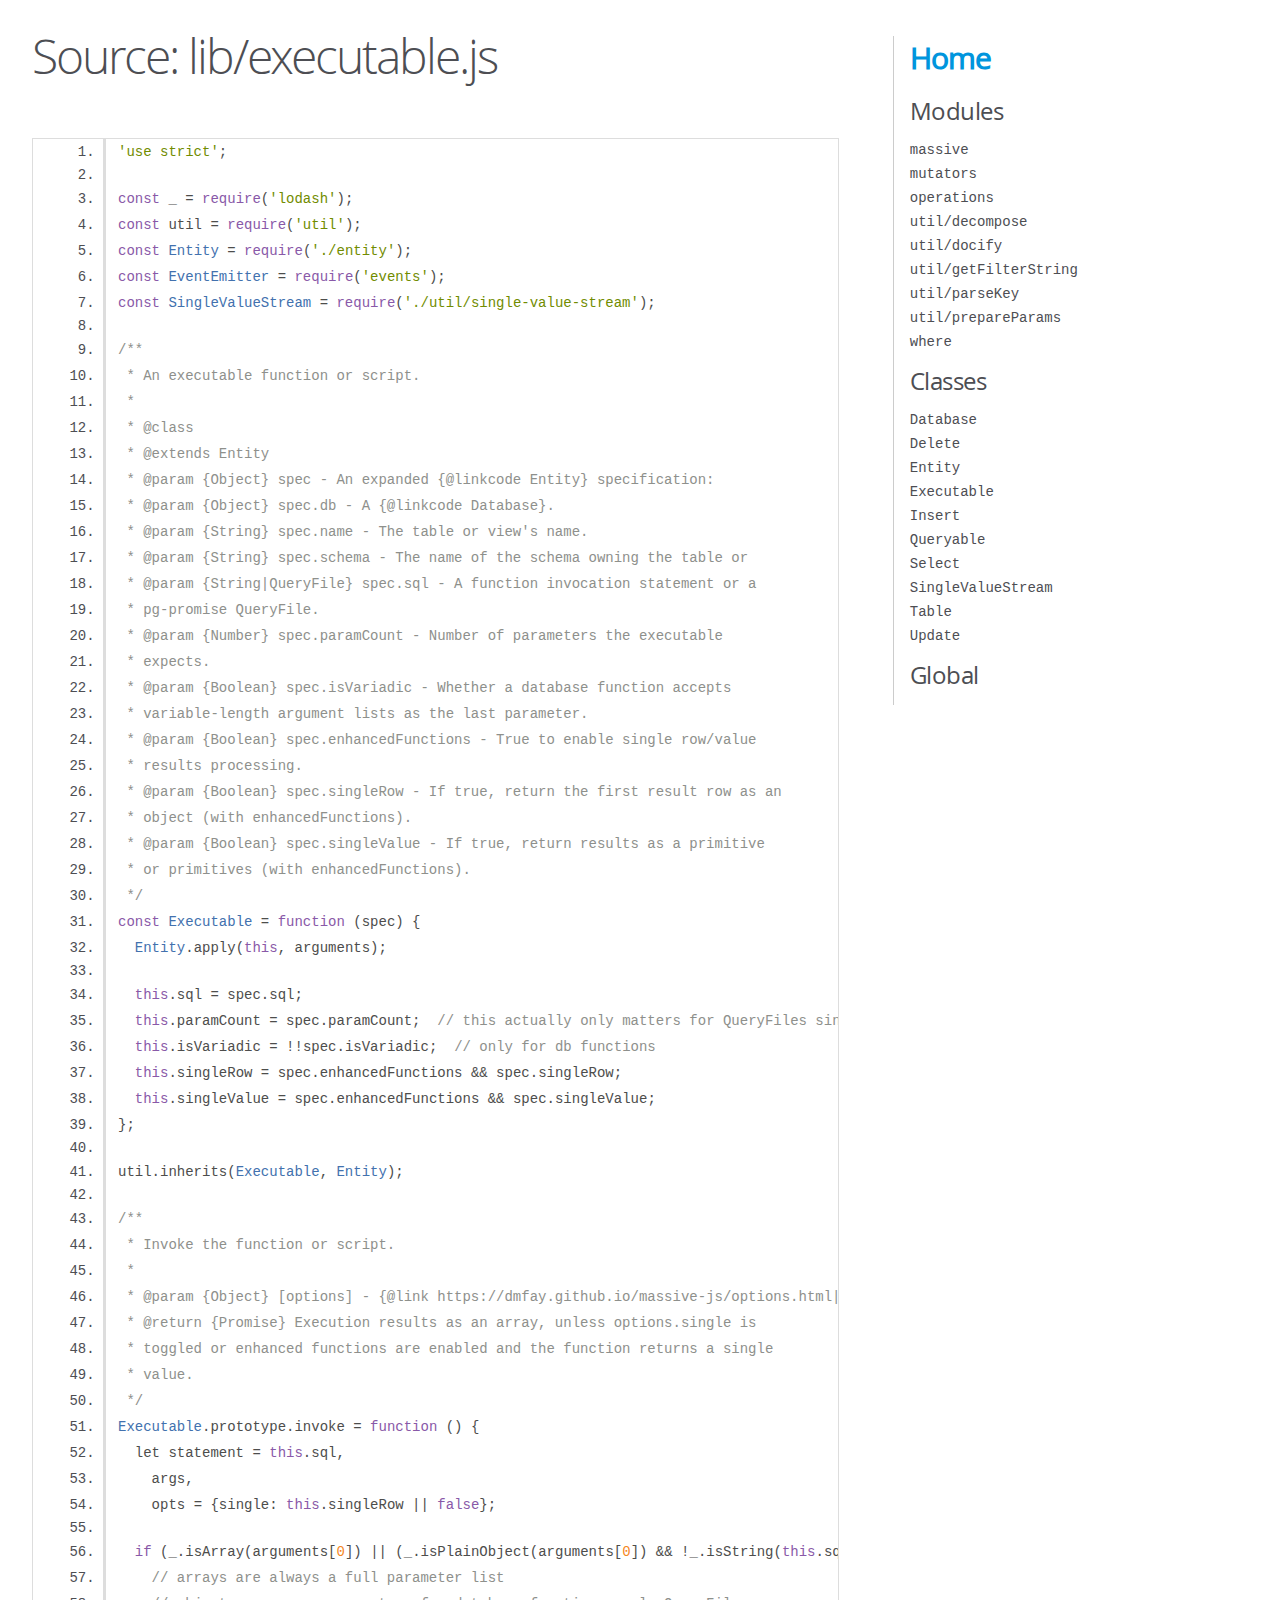
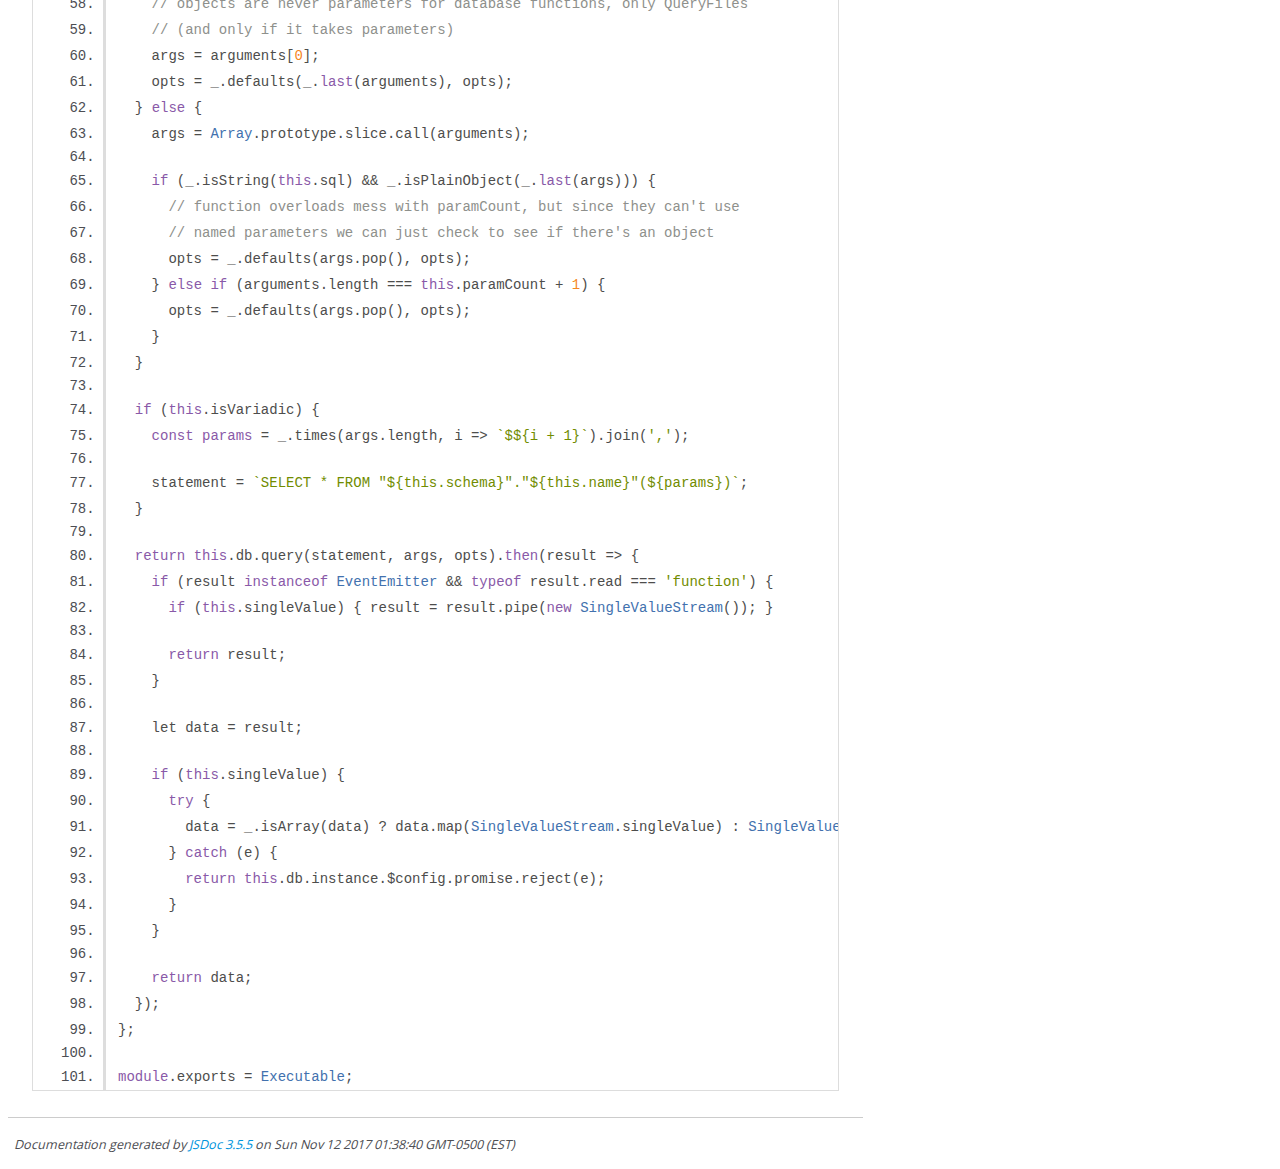
<file: node_modules/massive/docs/api/lib_executable.js.html>
<!DOCTYPE html>
<html lang="en">
<head>
    <meta charset="utf-8">
    <title>JSDoc: Source: lib/executable.js</title>

    <script src="scripts/prettify/prettify.js"> </script>
    <script src="scripts/prettify/lang-css.js"> </script>
    <!--[if lt IE 9]>
      <script src="//html5shiv.googlecode.com/svn/trunk/html5.js"></script>
    <![endif]-->
    <link type="text/css" rel="stylesheet" href="styles/prettify-tomorrow.css">
    <link type="text/css" rel="stylesheet" href="styles/jsdoc-default.css">
</head>

<body>

<div id="main">

    <h1 class="page-title">Source: lib/executable.js</h1>

    



    
    <section>
        <article>
            <pre class="prettyprint source linenums"><code>'use strict';

const _ = require('lodash');
const util = require('util');
const Entity = require('./entity');
const EventEmitter = require('events');
const SingleValueStream = require('./util/single-value-stream');

/**
 * An executable function or script.
 *
 * @class
 * @extends Entity
 * @param {Object} spec - An expanded {@linkcode Entity} specification:
 * @param {Object} spec.db - A {@linkcode Database}.
 * @param {String} spec.name - The table or view's name.
 * @param {String} spec.schema - The name of the schema owning the table or
 * @param {String|QueryFile} spec.sql - A function invocation statement or a
 * pg-promise QueryFile.
 * @param {Number} spec.paramCount - Number of parameters the executable
 * expects.
 * @param {Boolean} spec.isVariadic - Whether a database function accepts
 * variable-length argument lists as the last parameter.
 * @param {Boolean} spec.enhancedFunctions - True to enable single row/value
 * results processing.
 * @param {Boolean} spec.singleRow - If true, return the first result row as an
 * object (with enhancedFunctions).
 * @param {Boolean} spec.singleValue - If true, return results as a primitive
 * or primitives (with enhancedFunctions).
 */
const Executable = function (spec) {
  Entity.apply(this, arguments);

  this.sql = spec.sql;
  this.paramCount = spec.paramCount;  // this actually only matters for QueryFiles since functions can have overloads
  this.isVariadic = !!spec.isVariadic;  // only for db functions
  this.singleRow = spec.enhancedFunctions &amp;&amp; spec.singleRow;
  this.singleValue = spec.enhancedFunctions &amp;&amp; spec.singleValue;
};

util.inherits(Executable, Entity);

/**
 * Invoke the function or script.
 *
 * @param {Object} [options] - {@link https://dmfay.github.io/massive-js/options.html|Result processing options}.
 * @return {Promise} Execution results as an array, unless options.single is
 * toggled or enhanced functions are enabled and the function returns a single
 * value.
 */
Executable.prototype.invoke = function () {
  let statement = this.sql,
    args,
    opts = {single: this.singleRow || false};

  if (_.isArray(arguments[0]) || (_.isPlainObject(arguments[0]) &amp;&amp; !_.isString(this.sql) &amp;&amp; !!this.paramCount)) {
    // arrays are always a full parameter list
    // objects are never parameters for database functions, only QueryFiles
    // (and only if it takes parameters)
    args = arguments[0];
    opts = _.defaults(_.last(arguments), opts);
  } else {
    args = Array.prototype.slice.call(arguments);

    if (_.isString(this.sql) &amp;&amp; _.isPlainObject(_.last(args))) {
      // function overloads mess with paramCount, but since they can't use
      // named parameters we can just check to see if there's an object
      opts = _.defaults(args.pop(), opts);
    } else if (arguments.length === this.paramCount + 1) {
      opts = _.defaults(args.pop(), opts);
    }
  }

  if (this.isVariadic) {
    const params = _.times(args.length, i => `$${i + 1}`).join(',');

    statement = `SELECT * FROM "${this.schema}"."${this.name}"(${params})`;
  }

  return this.db.query(statement, args, opts).then(result => {
    if (result instanceof EventEmitter &amp;&amp; typeof result.read === 'function') {
      if (this.singleValue) { result = result.pipe(new SingleValueStream()); }

      return result;
    }

    let data = result;

    if (this.singleValue) {
      try {
        data = _.isArray(data) ? data.map(SingleValueStream.singleValue) : SingleValueStream.singleValue(data);
      } catch (e) {
        return this.db.instance.$config.promise.reject(e);
      }
    }

    return data;
  });
};

module.exports = Executable;
</code></pre>
        </article>
    </section>




</div>

<nav>
    <h2><a href="index.html">Home</a></h2><h3>Modules</h3><ul><li><a href="module-massive.html">massive</a></li><li><a href="module-mutators.html">mutators</a></li><li><a href="module-operations.html">operations</a></li><li><a href="module-util_decompose.html">util/decompose</a></li><li><a href="module-util_docify.html">util/docify</a></li><li><a href="module-util_getFilterString.html">util/getFilterString</a></li><li><a href="module-util_parseKey.html">util/parseKey</a></li><li><a href="module-util_prepareParams.html">util/prepareParams</a></li><li><a href="module-where.html">where</a></li></ul><h3>Classes</h3><ul><li><a href="Database.html">Database</a></li><li><a href="Delete.html">Delete</a></li><li><a href="Entity.html">Entity</a></li><li><a href="Executable.html">Executable</a></li><li><a href="Insert.html">Insert</a></li><li><a href="Queryable.html">Queryable</a></li><li><a href="Select.html">Select</a></li><li><a href="SingleValueStream.html">SingleValueStream</a></li><li><a href="Table.html">Table</a></li><li><a href="Update.html">Update</a></li></ul><h3>Global</h3><ul><li><a href="global.html"></a></li></ul>
</nav>

<br class="clear">

<footer>
    Documentation generated by <a href="https://github.com/jsdoc3/jsdoc">JSDoc 3.5.5</a> on Sun Nov 12 2017 01:38:40 GMT-0500 (EST)
</footer>

<script> prettyPrint(); </script>
<script src="scripts/linenumber.js"> </script>
</body>
</html>
</file>
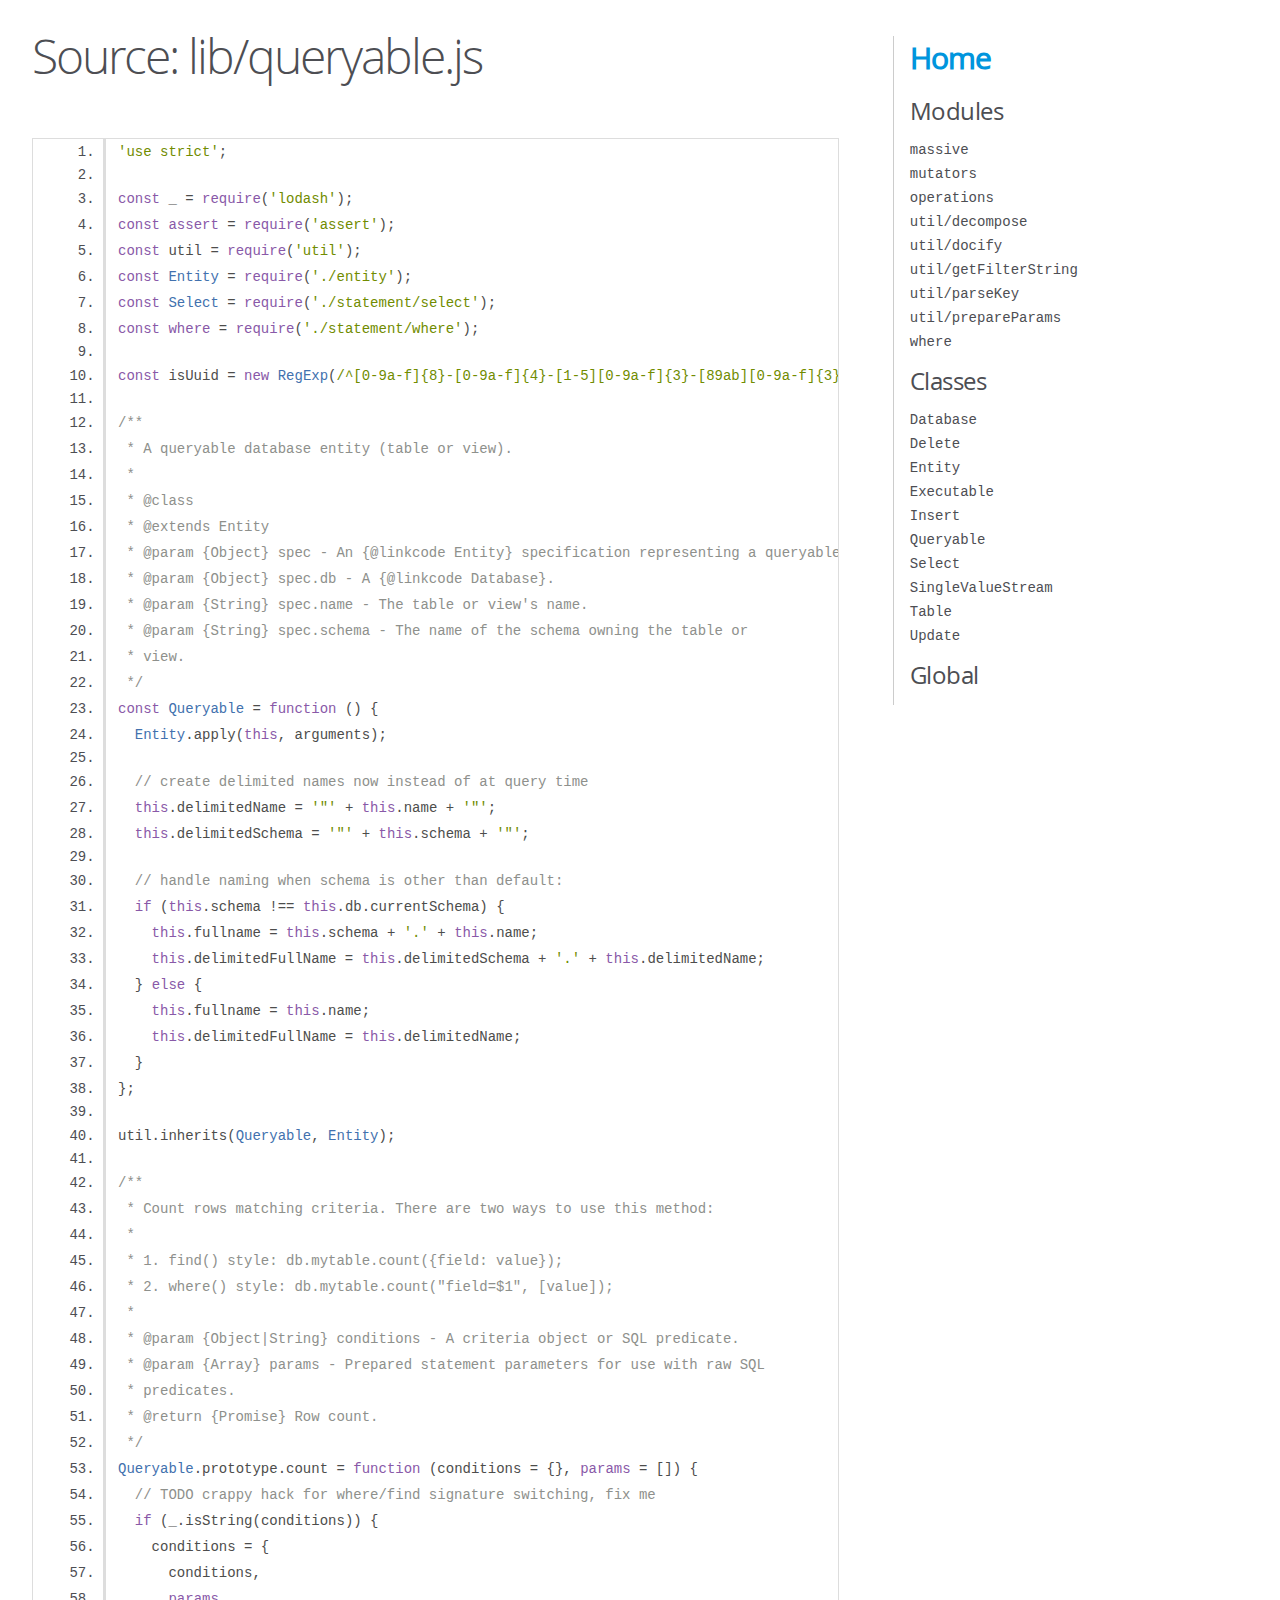
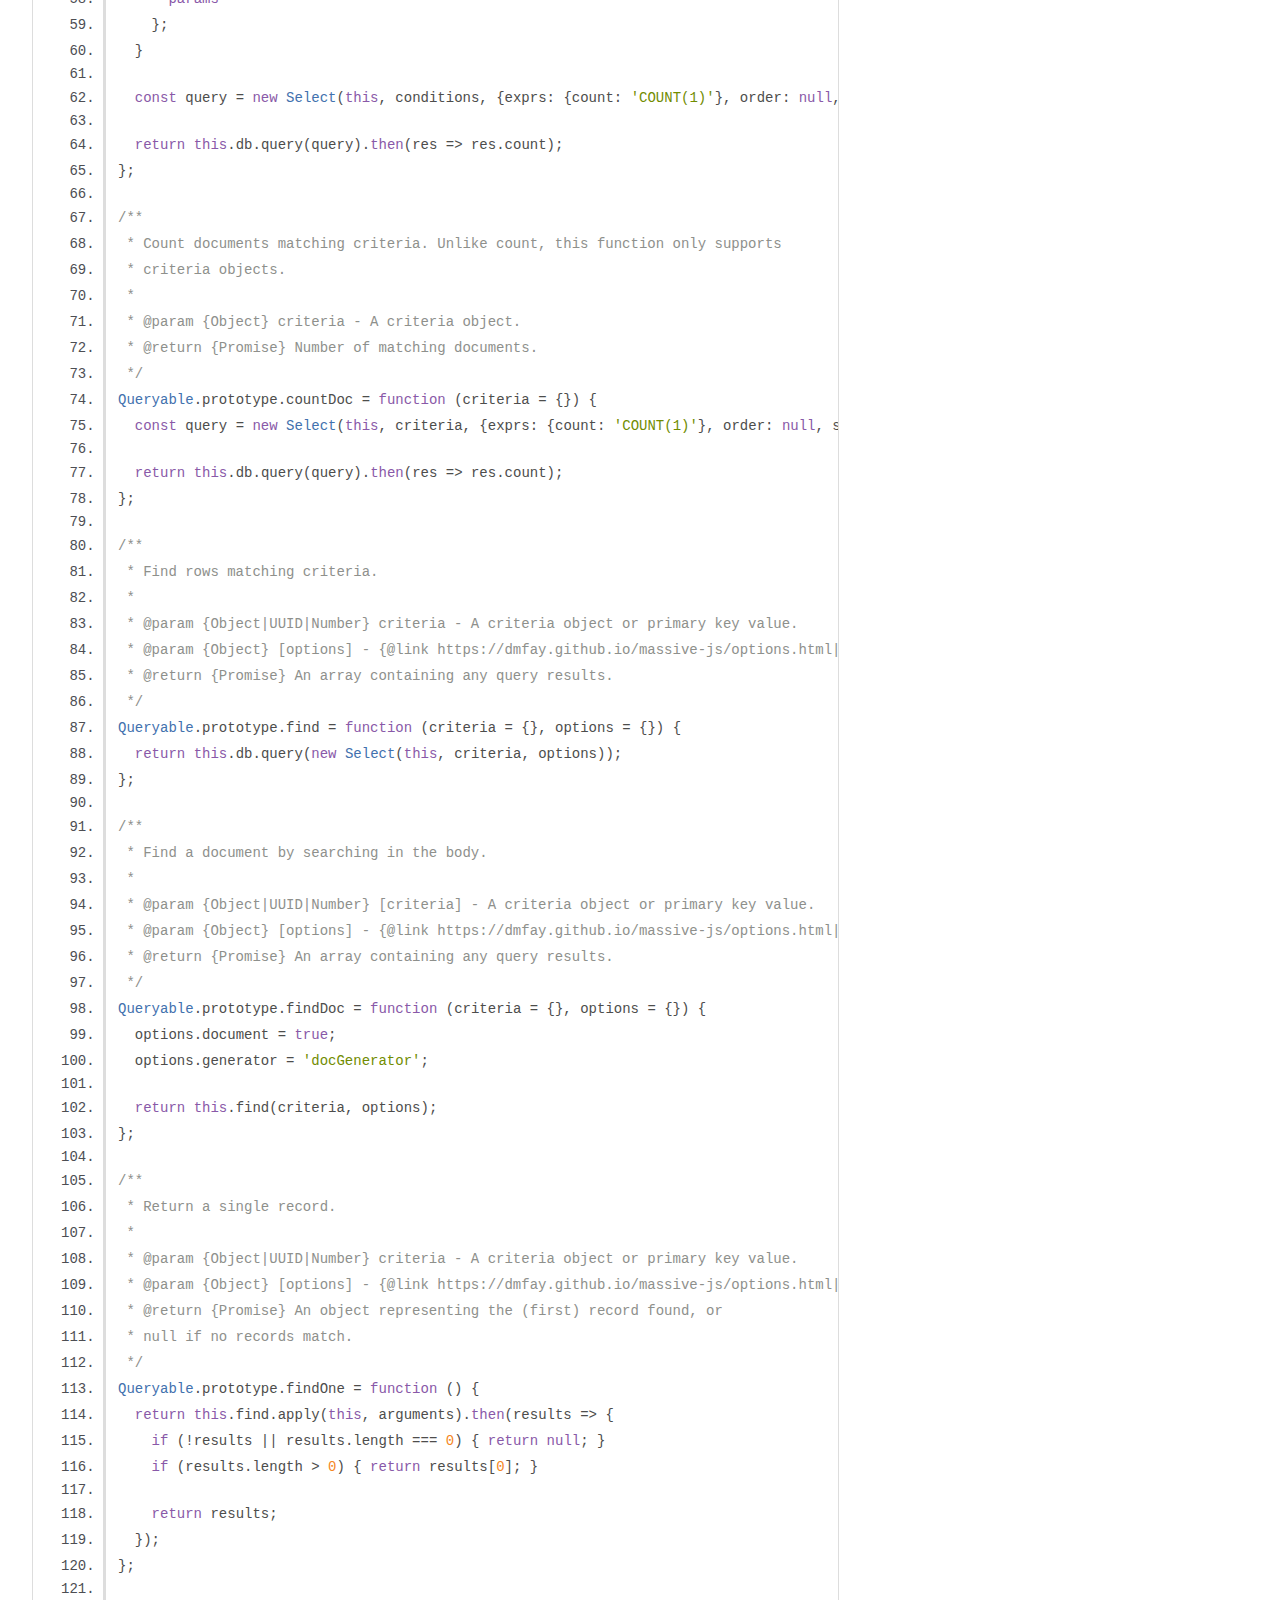
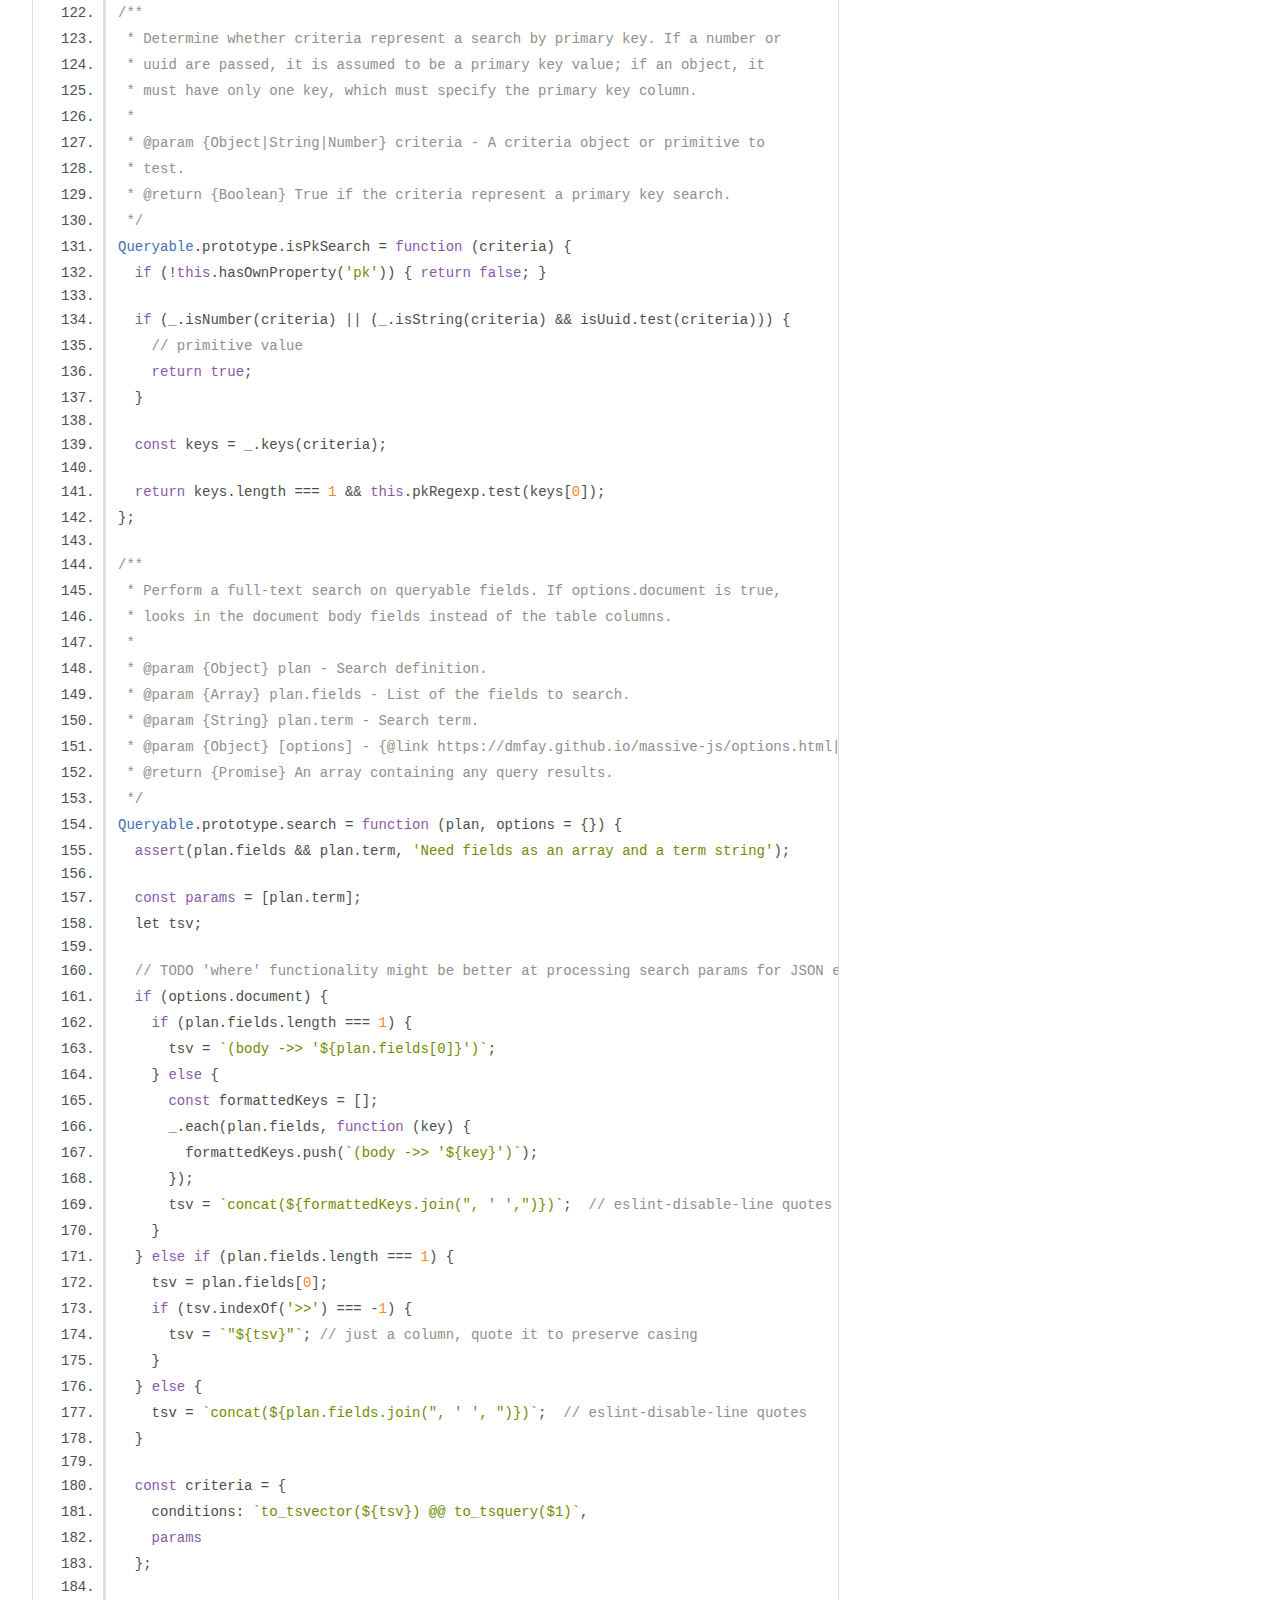
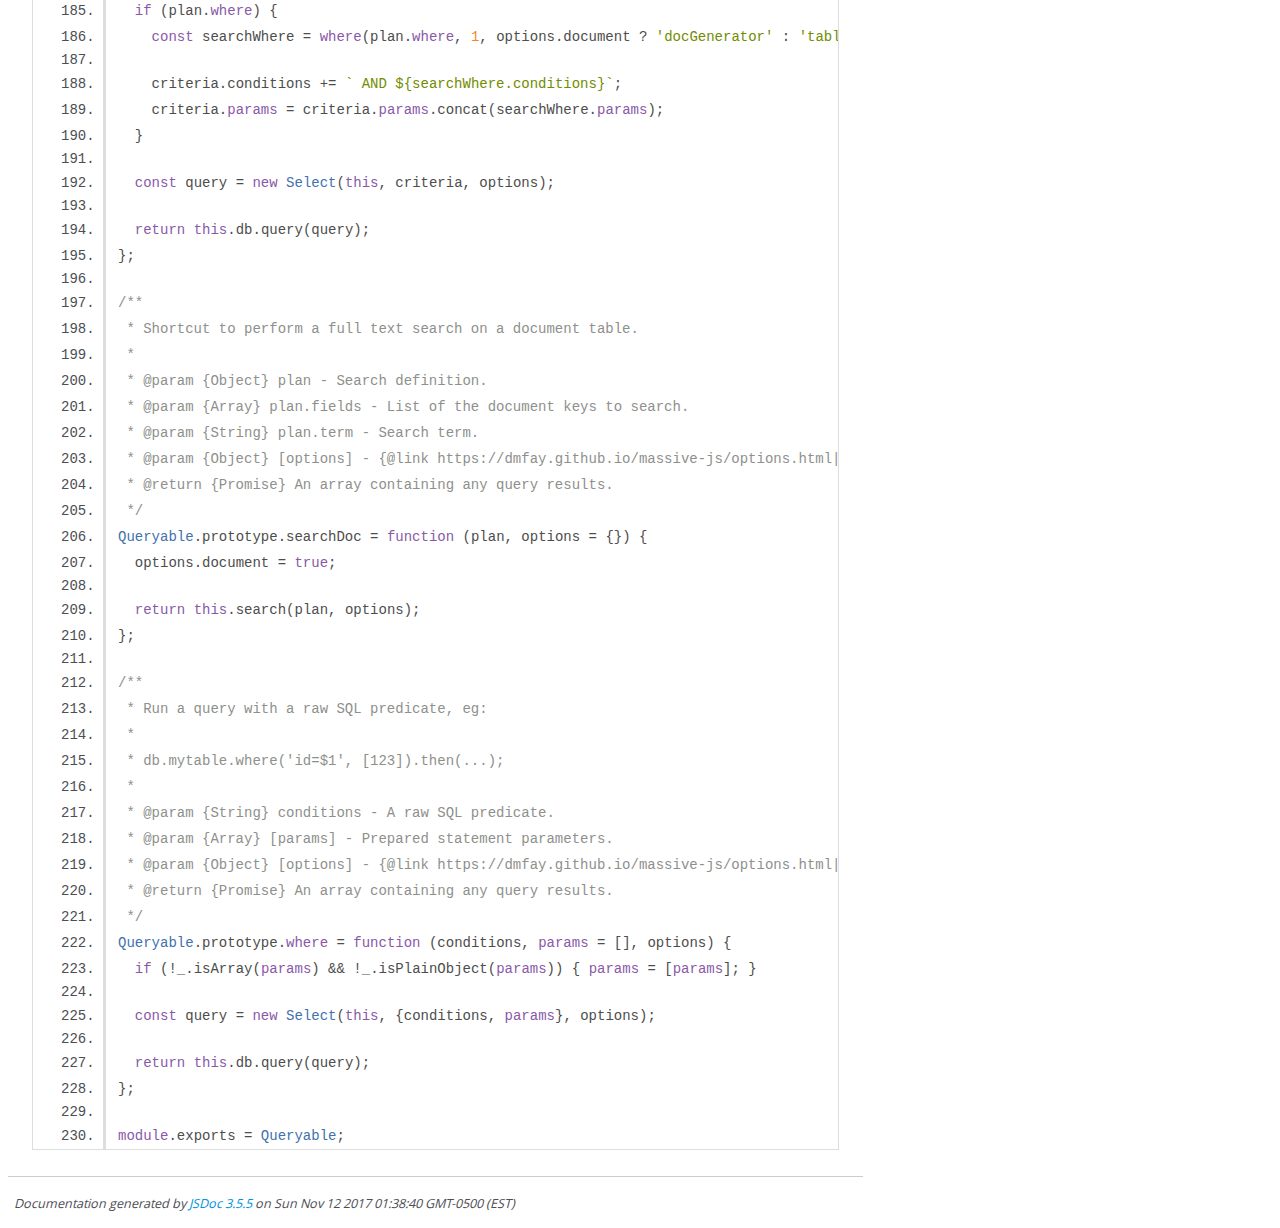
<file: node_modules/massive/docs/api/lib_queryable.js.html>
<!DOCTYPE html>
<html lang="en">
<head>
    <meta charset="utf-8">
    <title>JSDoc: Source: lib/queryable.js</title>

    <script src="scripts/prettify/prettify.js"> </script>
    <script src="scripts/prettify/lang-css.js"> </script>
    <!--[if lt IE 9]>
      <script src="//html5shiv.googlecode.com/svn/trunk/html5.js"></script>
    <![endif]-->
    <link type="text/css" rel="stylesheet" href="styles/prettify-tomorrow.css">
    <link type="text/css" rel="stylesheet" href="styles/jsdoc-default.css">
</head>

<body>

<div id="main">

    <h1 class="page-title">Source: lib/queryable.js</h1>

    



    
    <section>
        <article>
            <pre class="prettyprint source linenums"><code>'use strict';

const _ = require('lodash');
const assert = require('assert');
const util = require('util');
const Entity = require('./entity');
const Select = require('./statement/select');
const where = require('./statement/where');

const isUuid = new RegExp(/^[0-9a-f]{8}-[0-9a-f]{4}-[1-5][0-9a-f]{3}-[89ab][0-9a-f]{3}-[0-9a-f]{12}$/i);

/**
 * A queryable database entity (table or view).
 *
 * @class
 * @extends Entity
 * @param {Object} spec - An {@linkcode Entity} specification representing a queryable:
 * @param {Object} spec.db - A {@linkcode Database}.
 * @param {String} spec.name - The table or view's name.
 * @param {String} spec.schema - The name of the schema owning the table or
 * view.
 */
const Queryable = function () {
  Entity.apply(this, arguments);

  // create delimited names now instead of at query time
  this.delimitedName = '"' + this.name + '"';
  this.delimitedSchema = '"' + this.schema + '"';

  // handle naming when schema is other than default:
  if (this.schema !== this.db.currentSchema) {
    this.fullname = this.schema + '.' + this.name;
    this.delimitedFullName = this.delimitedSchema + '.' + this.delimitedName;
  } else {
    this.fullname = this.name;
    this.delimitedFullName = this.delimitedName;
  }
};

util.inherits(Queryable, Entity);

/**
 * Count rows matching criteria. There are two ways to use this method:
 *
 * 1. find() style: db.mytable.count({field: value});
 * 2. where() style: db.mytable.count("field=$1", [value]);
 *
 * @param {Object|String} conditions - A criteria object or SQL predicate.
 * @param {Array} params - Prepared statement parameters for use with raw SQL
 * predicates.
 * @return {Promise} Row count.
 */
Queryable.prototype.count = function (conditions = {}, params = []) {
  // TODO crappy hack for where/find signature switching, fix me
  if (_.isString(conditions)) {
    conditions = {
      conditions,
      params
    };
  }

  const query = new Select(this, conditions, {exprs: {count: 'COUNT(1)'}, order: null, single: true});

  return this.db.query(query).then(res => res.count);
};

/**
 * Count documents matching criteria. Unlike count, this function only supports
 * criteria objects.
 *
 * @param {Object} criteria - A criteria object.
 * @return {Promise} Number of matching documents.
 */
Queryable.prototype.countDoc = function (criteria = {}) {
  const query = new Select(this, criteria, {exprs: {count: 'COUNT(1)'}, order: null, single: true, generator: 'docGenerator'});

  return this.db.query(query).then(res => res.count);
};

/**
 * Find rows matching criteria.
 *
 * @param {Object|UUID|Number} criteria - A criteria object or primary key value.
 * @param {Object} [options] - {@link https://dmfay.github.io/massive-js/options.html|Select options}.
 * @return {Promise} An array containing any query results.
 */
Queryable.prototype.find = function (criteria = {}, options = {}) {
  return this.db.query(new Select(this, criteria, options));
};

/**
 * Find a document by searching in the body.
 *
 * @param {Object|UUID|Number} [criteria] - A criteria object or primary key value.
 * @param {Object} [options] - {@link https://dmfay.github.io/massive-js/options.html|Select options}.
 * @return {Promise} An array containing any query results.
 */
Queryable.prototype.findDoc = function (criteria = {}, options = {}) {
  options.document = true;
  options.generator = 'docGenerator';

  return this.find(criteria, options);
};

/**
 * Return a single record.
 *
 * @param {Object|UUID|Number} criteria - A criteria object or primary key value.
 * @param {Object} [options] - {@link https://dmfay.github.io/massive-js/options.html|Select options}.
 * @return {Promise} An object representing the (first) record found, or
 * null if no records match.
 */
Queryable.prototype.findOne = function () {
  return this.find.apply(this, arguments).then(results => {
    if (!results || results.length === 0) { return null; }
    if (results.length > 0) { return results[0]; }

    return results;
  });
};

/**
 * Determine whether criteria represent a search by primary key. If a number or
 * uuid are passed, it is assumed to be a primary key value; if an object, it
 * must have only one key, which must specify the primary key column.
 *
 * @param {Object|String|Number} criteria - A criteria object or primitive to
 * test.
 * @return {Boolean} True if the criteria represent a primary key search.
 */
Queryable.prototype.isPkSearch = function (criteria) {
  if (!this.hasOwnProperty('pk')) { return false; }

  if (_.isNumber(criteria) || (_.isString(criteria) &amp;&amp; isUuid.test(criteria))) {
    // primitive value
    return true;
  }

  const keys = _.keys(criteria);

  return keys.length === 1 &amp;&amp; this.pkRegexp.test(keys[0]);
};

/**
 * Perform a full-text search on queryable fields. If options.document is true,
 * looks in the document body fields instead of the table columns.
 *
 * @param {Object} plan - Search definition.
 * @param {Array} plan.fields - List of the fields to search.
 * @param {String} plan.term - Search term.
 * @param {Object} [options] - {@link https://dmfay.github.io/massive-js/options.html|Select options}.
 * @return {Promise} An array containing any query results.
 */
Queryable.prototype.search = function (plan, options = {}) {
  assert(plan.fields &amp;&amp; plan.term, 'Need fields as an array and a term string');

  const params = [plan.term];
  let tsv;

  // TODO 'where' functionality might be better at processing search params for JSON etc
  if (options.document) {
    if (plan.fields.length === 1) {
      tsv = `(body ->> '${plan.fields[0]}')`;
    } else {
      const formattedKeys = [];
      _.each(plan.fields, function (key) {
        formattedKeys.push(`(body ->> '${key}')`);
      });
      tsv = `concat(${formattedKeys.join(", ' ',")})`;  // eslint-disable-line quotes
    }
  } else if (plan.fields.length === 1) {
    tsv = plan.fields[0];
    if (tsv.indexOf('>>') === -1) {
      tsv = `"${tsv}"`; // just a column, quote it to preserve casing
    }
  } else {
    tsv = `concat(${plan.fields.join(", ' ', ")})`;  // eslint-disable-line quotes
  }

  const criteria = {
    conditions: `to_tsvector(${tsv}) @@ to_tsquery($1)`,
    params
  };

  if (plan.where) {
    const searchWhere = where(plan.where, 1, options.document ? 'docGenerator' : 'tableGenerator');

    criteria.conditions += ` AND ${searchWhere.conditions}`;
    criteria.params = criteria.params.concat(searchWhere.params);
  }

  const query = new Select(this, criteria, options);

  return this.db.query(query);
};

/**
 * Shortcut to perform a full text search on a document table.
 *
 * @param {Object} plan - Search definition.
 * @param {Array} plan.fields - List of the document keys to search.
 * @param {String} plan.term - Search term.
 * @param {Object} [options] - {@link https://dmfay.github.io/massive-js/options.html|Select options}.
 * @return {Promise} An array containing any query results.
 */
Queryable.prototype.searchDoc = function (plan, options = {}) {
  options.document = true;

  return this.search(plan, options);
};

/**
 * Run a query with a raw SQL predicate, eg:
 *
 * db.mytable.where('id=$1', [123]).then(...);
 *
 * @param {String} conditions - A raw SQL predicate.
 * @param {Array} [params] - Prepared statement parameters.
 * @param {Object} [options] - {@link https://dmfay.github.io/massive-js/options.html|Select options}.
 * @return {Promise} An array containing any query results.
 */
Queryable.prototype.where = function (conditions, params = [], options) {
  if (!_.isArray(params) &amp;&amp; !_.isPlainObject(params)) { params = [params]; }

  const query = new Select(this, {conditions, params}, options);

  return this.db.query(query);
};

module.exports = Queryable;
</code></pre>
        </article>
    </section>




</div>

<nav>
    <h2><a href="index.html">Home</a></h2><h3>Modules</h3><ul><li><a href="module-massive.html">massive</a></li><li><a href="module-mutators.html">mutators</a></li><li><a href="module-operations.html">operations</a></li><li><a href="module-util_decompose.html">util/decompose</a></li><li><a href="module-util_docify.html">util/docify</a></li><li><a href="module-util_getFilterString.html">util/getFilterString</a></li><li><a href="module-util_parseKey.html">util/parseKey</a></li><li><a href="module-util_prepareParams.html">util/prepareParams</a></li><li><a href="module-where.html">where</a></li></ul><h3>Classes</h3><ul><li><a href="Database.html">Database</a></li><li><a href="Delete.html">Delete</a></li><li><a href="Entity.html">Entity</a></li><li><a href="Executable.html">Executable</a></li><li><a href="Insert.html">Insert</a></li><li><a href="Queryable.html">Queryable</a></li><li><a href="Select.html">Select</a></li><li><a href="SingleValueStream.html">SingleValueStream</a></li><li><a href="Table.html">Table</a></li><li><a href="Update.html">Update</a></li></ul><h3>Global</h3><ul><li><a href="global.html"></a></li></ul>
</nav>

<br class="clear">

<footer>
    Documentation generated by <a href="https://github.com/jsdoc3/jsdoc">JSDoc 3.5.5</a> on Sun Nov 12 2017 01:38:40 GMT-0500 (EST)
</footer>

<script> prettyPrint(); </script>
<script src="scripts/linenumber.js"> </script>
</body>
</html>
</file>
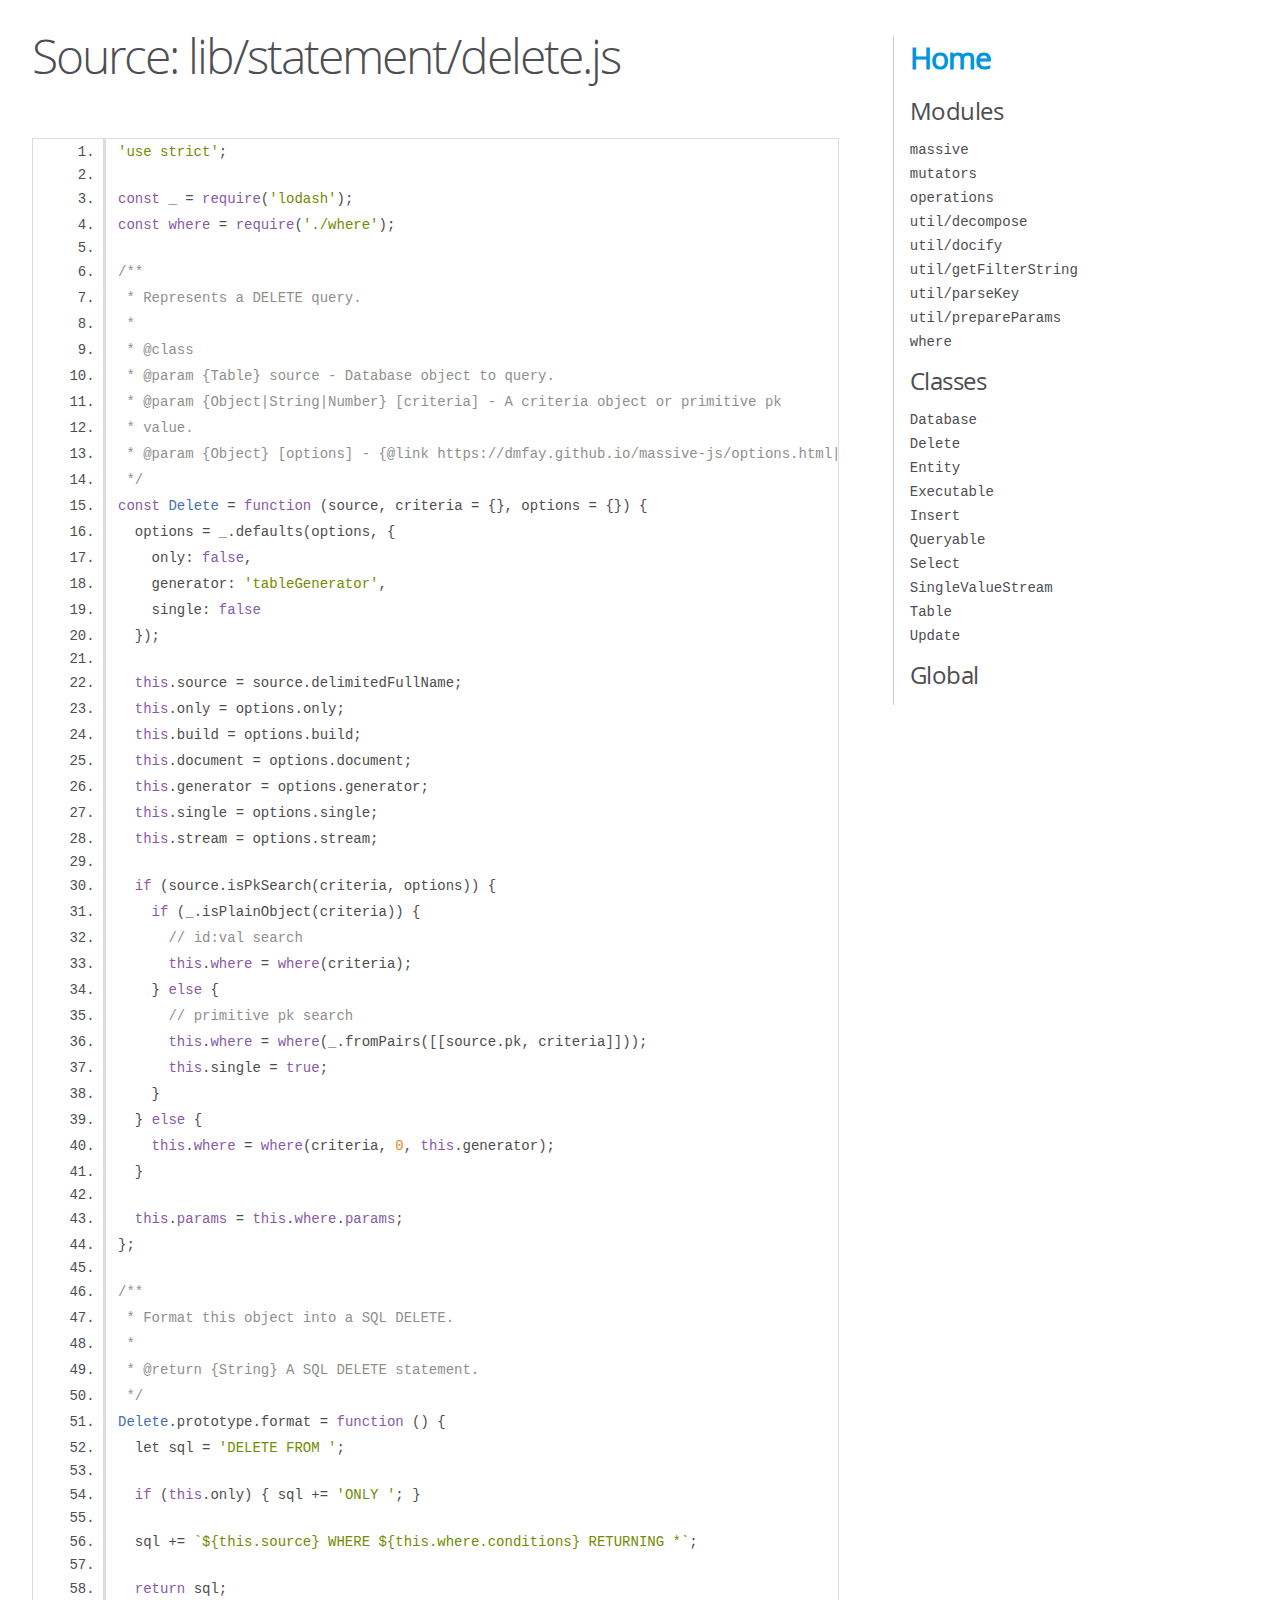
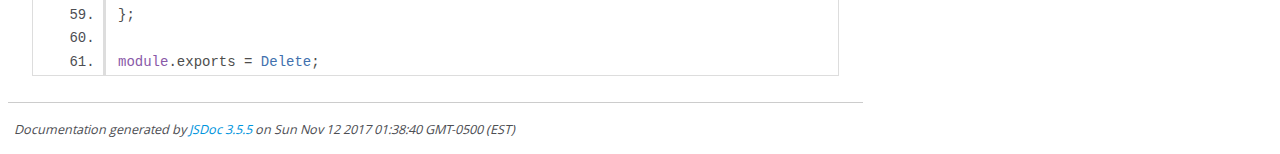
<file: node_modules/massive/docs/api/lib_statement_delete.js.html>
<!DOCTYPE html>
<html lang="en">
<head>
    <meta charset="utf-8">
    <title>JSDoc: Source: lib/statement/delete.js</title>

    <script src="scripts/prettify/prettify.js"> </script>
    <script src="scripts/prettify/lang-css.js"> </script>
    <!--[if lt IE 9]>
      <script src="//html5shiv.googlecode.com/svn/trunk/html5.js"></script>
    <![endif]-->
    <link type="text/css" rel="stylesheet" href="styles/prettify-tomorrow.css">
    <link type="text/css" rel="stylesheet" href="styles/jsdoc-default.css">
</head>

<body>

<div id="main">

    <h1 class="page-title">Source: lib/statement/delete.js</h1>

    



    
    <section>
        <article>
            <pre class="prettyprint source linenums"><code>'use strict';

const _ = require('lodash');
const where = require('./where');

/**
 * Represents a DELETE query.
 *
 * @class
 * @param {Table} source - Database object to query.
 * @param {Object|String|Number} [criteria] - A criteria object or primitive pk
 * value.
 * @param {Object} [options] - {@link https://dmfay.github.io/massive-js/options.html|Delete options}.
 */
const Delete = function (source, criteria = {}, options = {}) {
  options = _.defaults(options, {
    only: false,
    generator: 'tableGenerator',
    single: false
  });

  this.source = source.delimitedFullName;
  this.only = options.only;
  this.build = options.build;
  this.document = options.document;
  this.generator = options.generator;
  this.single = options.single;
  this.stream = options.stream;

  if (source.isPkSearch(criteria, options)) {
    if (_.isPlainObject(criteria)) {
      // id:val search
      this.where = where(criteria);
    } else {
      // primitive pk search
      this.where = where(_.fromPairs([[source.pk, criteria]]));
      this.single = true;
    }
  } else {
    this.where = where(criteria, 0, this.generator);
  }

  this.params = this.where.params;
};

/**
 * Format this object into a SQL DELETE.
 *
 * @return {String} A SQL DELETE statement.
 */
Delete.prototype.format = function () {
  let sql = 'DELETE FROM ';

  if (this.only) { sql += 'ONLY '; }

  sql += `${this.source} WHERE ${this.where.conditions} RETURNING *`;

  return sql;
};

module.exports = Delete;
</code></pre>
        </article>
    </section>




</div>

<nav>
    <h2><a href="index.html">Home</a></h2><h3>Modules</h3><ul><li><a href="module-massive.html">massive</a></li><li><a href="module-mutators.html">mutators</a></li><li><a href="module-operations.html">operations</a></li><li><a href="module-util_decompose.html">util/decompose</a></li><li><a href="module-util_docify.html">util/docify</a></li><li><a href="module-util_getFilterString.html">util/getFilterString</a></li><li><a href="module-util_parseKey.html">util/parseKey</a></li><li><a href="module-util_prepareParams.html">util/prepareParams</a></li><li><a href="module-where.html">where</a></li></ul><h3>Classes</h3><ul><li><a href="Database.html">Database</a></li><li><a href="Delete.html">Delete</a></li><li><a href="Entity.html">Entity</a></li><li><a href="Executable.html">Executable</a></li><li><a href="Insert.html">Insert</a></li><li><a href="Queryable.html">Queryable</a></li><li><a href="Select.html">Select</a></li><li><a href="SingleValueStream.html">SingleValueStream</a></li><li><a href="Table.html">Table</a></li><li><a href="Update.html">Update</a></li></ul><h3>Global</h3><ul><li><a href="global.html"></a></li></ul>
</nav>

<br class="clear">

<footer>
    Documentation generated by <a href="https://github.com/jsdoc3/jsdoc">JSDoc 3.5.5</a> on Sun Nov 12 2017 01:38:40 GMT-0500 (EST)
</footer>

<script> prettyPrint(); </script>
<script src="scripts/linenumber.js"> </script>
</body>
</html>
</file>
<file: node_modules/massive/docs/api/styles/prettify-tomorrow.css>
/* Tomorrow Theme */
/* Original theme - https://github.com/chriskempson/tomorrow-theme */
/* Pretty printing styles. Used with prettify.js. */
/* SPAN elements with the classes below are added by prettyprint. */
/* plain text */
.pln {
  color: #4d4d4c; }

@media screen {
  /* string content */
  .str {
    color: #718c00; }

  /* a keyword */
  .kwd {
    color: #8959a8; }

  /* a comment */
  .com {
    color: #8e908c; }

  /* a type name */
  .typ {
    color: #4271ae; }

  /* a literal value */
  .lit {
    color: #f5871f; }

  /* punctuation */
  .pun {
    color: #4d4d4c; }

  /* lisp open bracket */
  .opn {
    color: #4d4d4c; }

  /* lisp close bracket */
  .clo {
    color: #4d4d4c; }

  /* a markup tag name */
  .tag {
    color: #c82829; }

  /* a markup attribute name */
  .atn {
    color: #f5871f; }

  /* a markup attribute value */
  .atv {
    color: #3e999f; }

  /* a declaration */
  .dec {
    color: #f5871f; }

  /* a variable name */
  .var {
    color: #c82829; }

  /* a function name */
  .fun {
    color: #4271ae; } }
/* Use higher contrast and text-weight for printable form. */
@media print, projection {
  .str {
    color: #060; }

  .kwd {
    color: #006;
    font-weight: bold; }

  .com {
    color: #600;
    font-style: italic; }

  .typ {
    color: #404;
    font-weight: bold; }

  .lit {
    color: #044; }

  .pun, .opn, .clo {
    color: #440; }

  .tag {
    color: #006;
    font-weight: bold; }

  .atn {
    color: #404; }

  .atv {
    color: #060; } }
/* Style */
/*
pre.prettyprint {
  background: white;
  font-family: Consolas, Monaco, 'Andale Mono', monospace;
  font-size: 12px;
  line-height: 1.5;
  border: 1px solid #ccc;
  padding: 10px; }
*/

/* Specify class=linenums on a pre to get line numbering */
ol.linenums {
  margin-top: 0;
  margin-bottom: 0; }

/* IE indents via margin-left */
li.L0,
li.L1,
li.L2,
li.L3,
li.L4,
li.L5,
li.L6,
li.L7,
li.L8,
li.L9 {
  /* */ }

/* Alternate shading for lines */
li.L1,
li.L3,
li.L5,
li.L7,
li.L9 {
  /* */ }
</file>
<file: node_modules/massive/docs/api/styles/jsdoc-default.css>
@font-face {
    font-family: 'Open Sans';
    font-weight: normal;
    font-style: normal;
    src: url('../fonts/OpenSans-Regular-webfont.eot');
    src:
        local('Open Sans'),
        local('OpenSans'),
        url('../fonts/OpenSans-Regular-webfont.eot?#iefix') format('embedded-opentype'),
        url('../fonts/OpenSans-Regular-webfont.woff') format('woff'),
        url('../fonts/OpenSans-Regular-webfont.svg#open_sansregular') format('svg');
}

@font-face {
    font-family: 'Open Sans Light';
    font-weight: normal;
    font-style: normal;
    src: url('../fonts/OpenSans-Light-webfont.eot');
    src:
        local('Open Sans Light'),
        local('OpenSans Light'),
        url('../fonts/OpenSans-Light-webfont.eot?#iefix') format('embedded-opentype'),
        url('../fonts/OpenSans-Light-webfont.woff') format('woff'),
        url('../fonts/OpenSans-Light-webfont.svg#open_sanslight') format('svg');
}

html
{
    overflow: auto;
    background-color: #fff;
    font-size: 14px;
}

body
{
    font-family: 'Open Sans', sans-serif;
    line-height: 1.5;
    color: #4d4e53;
    background-color: white;
}

a, a:visited, a:active {
    color: #0095dd;
    text-decoration: none;
}

a:hover {
    text-decoration: underline;
}

header
{
    display: block;
    padding: 0px 4px;
}

tt, code, kbd, samp {
    font-family: Consolas, Monaco, 'Andale Mono', monospace;
}

.class-description {
    font-size: 130%;
    line-height: 140%;
    margin-bottom: 1em;
    margin-top: 1em;
}

.class-description:empty {
    margin: 0;
}

#main {
    float: left;
    width: 70%;
}

article dl {
    margin-bottom: 40px;
}

article img {
  max-width: 100%;
}

section
{
    display: block;
    background-color: #fff;
    padding: 12px 24px;
    border-bottom: 1px solid #ccc;
    margin-right: 30px;
}

.variation {
    display: none;
}

.signature-attributes {
    font-size: 60%;
    color: #aaa;
    font-style: italic;
    font-weight: lighter;
}

nav
{
    display: block;
    float: right;
    margin-top: 28px;
    width: 30%;
    box-sizing: border-box;
    border-left: 1px solid #ccc;
    padding-left: 16px;
}

nav ul {
    font-family: 'Lucida Grande', 'Lucida Sans Unicode', arial, sans-serif;
    font-size: 100%;
    line-height: 17px;
    padding: 0;
    margin: 0;
    list-style-type: none;
}

nav ul a, nav ul a:visited, nav ul a:active {
    font-family: Consolas, Monaco, 'Andale Mono', monospace;
    line-height: 18px;
    color: #4D4E53;
}

nav h3 {
    margin-top: 12px;
}

nav li {
    margin-top: 6px;
}

footer {
    display: block;
    padding: 6px;
    margin-top: 12px;
    font-style: italic;
    font-size: 90%;
}

h1, h2, h3, h4 {
    font-weight: 200;
    margin: 0;
}

h1
{
    font-family: 'Open Sans Light', sans-serif;
    font-size: 48px;
    letter-spacing: -2px;
    margin: 12px 24px 20px;
}

h2, h3.subsection-title
{
    font-size: 30px;
    font-weight: 700;
    letter-spacing: -1px;
    margin-bottom: 12px;
}

h3
{
    font-size: 24px;
    letter-spacing: -0.5px;
    margin-bottom: 12px;
}

h4
{
    font-size: 18px;
    letter-spacing: -0.33px;
    margin-bottom: 12px;
    color: #4d4e53;
}

h5, .container-overview .subsection-title
{
    font-size: 120%;
    font-weight: bold;
    letter-spacing: -0.01em;
    margin: 8px 0 3px 0;
}

h6
{
    font-size: 100%;
    letter-spacing: -0.01em;
    margin: 6px 0 3px 0;
    font-style: italic;
}

table
{
    border-spacing: 0;
    border: 0;
    border-collapse: collapse;
}

td, th
{
    border: 1px solid #ddd;
    margin: 0px;
    text-align: left;
    vertical-align: top;
    padding: 4px 6px;
    display: table-cell;
}

thead tr
{
    background-color: #ddd;
    font-weight: bold;
}

th { border-right: 1px solid #aaa; }
tr > th:last-child { border-right: 1px solid #ddd; }

.ancestors, .attribs { color: #999; }
.ancestors a, .attribs a
{
    color: #999 !important;
    text-decoration: none;
}

.clear
{
    clear: both;
}

.important
{
    font-weight: bold;
    color: #950B02;
}

.yes-def {
    text-indent: -1000px;
}

.type-signature {
    color: #aaa;
}

.name, .signature {
    font-family: Consolas, Monaco, 'Andale Mono', monospace;
}

.details { margin-top: 14px; border-left: 2px solid #DDD; }
.details dt { width: 120px; float: left; padding-left: 10px;  padding-top: 6px; }
.details dd { margin-left: 70px; }
.details ul { margin: 0; }
.details ul { list-style-type: none; }
.details li { margin-left: 30px; padding-top: 6px; }
.details pre.prettyprint { margin: 0 }
.details .object-value { padding-top: 0; }

.description {
    margin-bottom: 1em;
    margin-top: 1em;
}

.code-caption
{
    font-style: italic;
    font-size: 107%;
    margin: 0;
}

.prettyprint
{
    border: 1px solid #ddd;
    width: 80%;
    overflow: auto;
}

.prettyprint.source {
    width: inherit;
}

.prettyprint code
{
    font-size: 100%;
    line-height: 18px;
    display: block;
    padding: 4px 12px;
    margin: 0;
    background-color: #fff;
    color: #4D4E53;
}

.prettyprint code span.line
{
  display: inline-block;
}

.prettyprint.linenums
{
  padding-left: 70px;
  -webkit-user-select: none;
  -moz-user-select: none;
  -ms-user-select: none;
  user-select: none;
}

.prettyprint.linenums ol
{
  padding-left: 0;
}

.prettyprint.linenums li
{
  border-left: 3px #ddd solid;
}

.prettyprint.linenums li.selected,
.prettyprint.linenums li.selected *
{
  background-color: lightyellow;
}

.prettyprint.linenums li *
{
  -webkit-user-select: text;
  -moz-user-select: text;
  -ms-user-select: text;
  user-select: text;
}

.params .name, .props .name, .name code {
    color: #4D4E53;
    font-family: Consolas, Monaco, 'Andale Mono', monospace;
    font-size: 100%;
}

.params td.description > p:first-child,
.props td.description > p:first-child
{
    margin-top: 0;
    padding-top: 0;
}

.params td.description > p:last-child,
.props td.description > p:last-child
{
    margin-bottom: 0;
    padding-bottom: 0;
}

.disabled {
    color: #454545;
}
</file>
